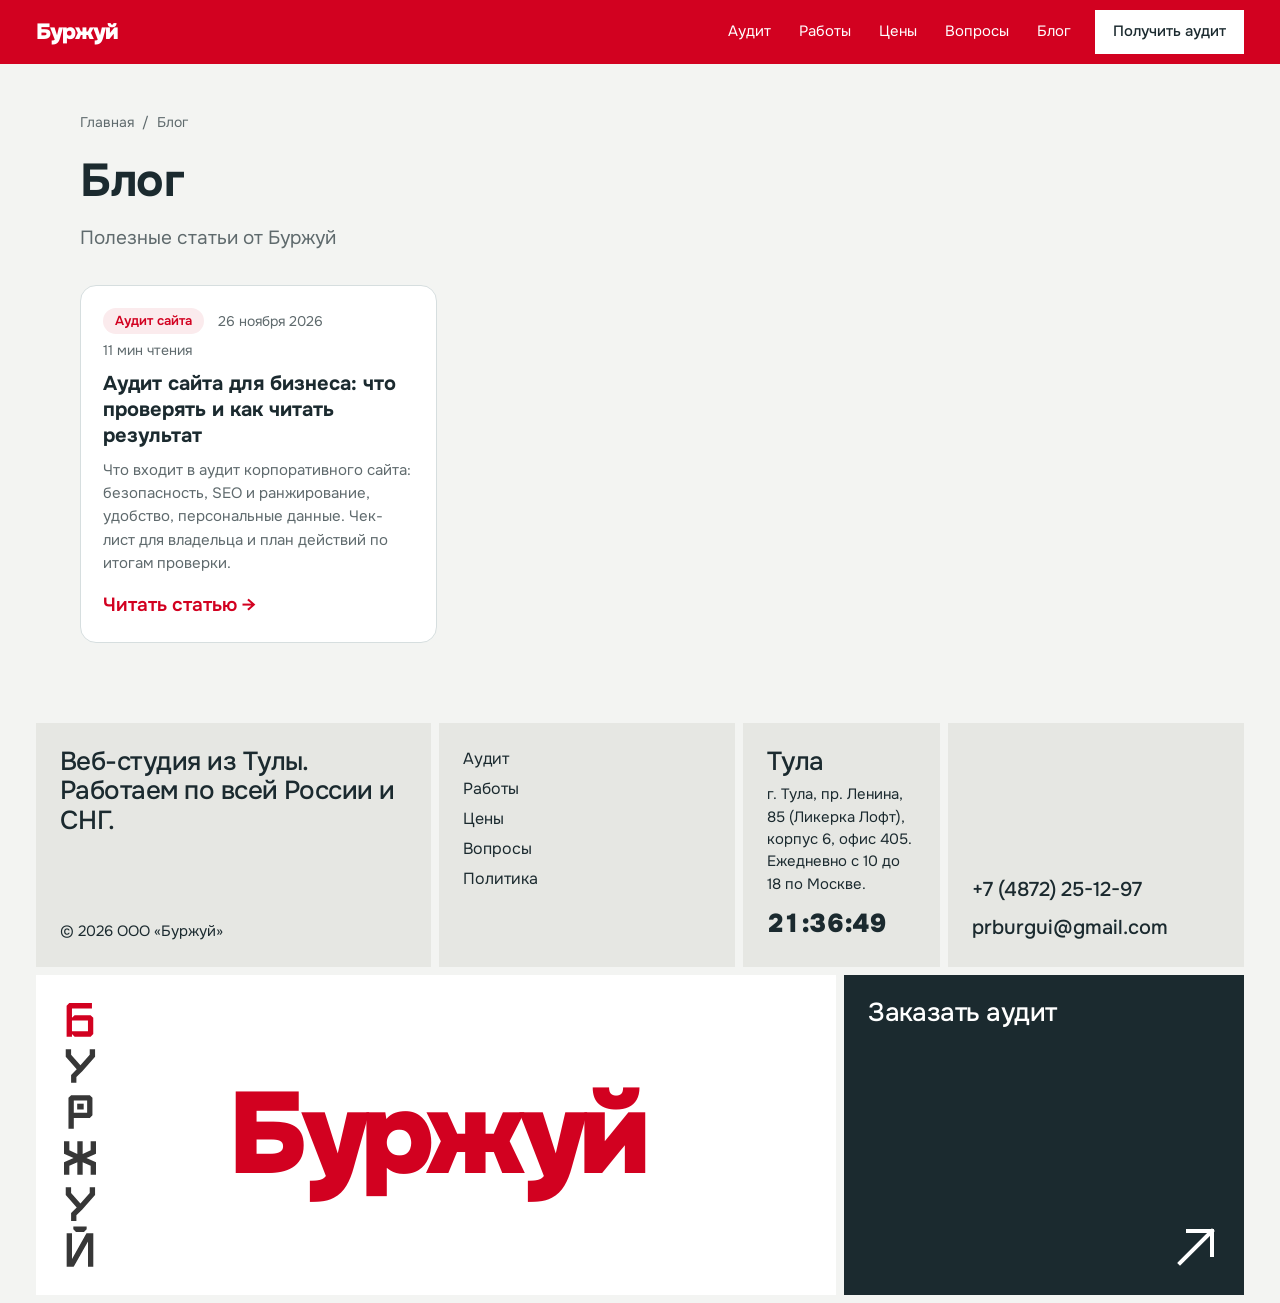
<file: blog/index.html>
<!DOCTYPE html>
<html lang="ru">
<head>
<meta charset="UTF-8">
<meta name="viewport" content="width=device-width, initial-scale=1.0">
<title>Блог — Буржуй</title>
<meta name="description" content="Полезные статьи от Буржуй">
<link rel="canonical" href="https://promo.prburgui.ru/blog/">
<meta name="robots" content="index, follow, max-image-preview:large">
<meta property="og:type" content="website">
<meta property="og:title" content="Блог — Буржуй">
<meta property="og:description" content="Полезные статьи от Буржуй">
<meta property="og:url" content="https://promo.prburgui.ru/blog/">
<meta property="og:locale" content="ru_RU">

<link rel="alternate" type="application/rss+xml" title="Буржуй — блог" href="https://promo.prburgui.ru/feed.xml">
<meta name="theme-color" content="#D20120">
<link rel="icon" href="/img/favicon.ico">
<link rel="preconnect" href="https://fonts.googleapis.com">
<link rel="preconnect" href="https://fonts.gstatic.com" crossorigin>
<link href="https://fonts.googleapis.com/css2?family=Onest:wght@400;500;900&display=swap" rel="stylesheet">
<link rel="stylesheet" href="/styles.css">
<link rel="stylesheet" href="/blog/blog.css">
<link rel="stylesheet" href="/blog/blog.css">
<script type="application/ld+json">{"@context":"https://schema.org","@type":"Blog","name":"Блог — Буржуй","url":"https://promo.prburgui.ru/blog/","blogPost":[{"@type":"BlogPosting","headline":"Аудит сайта для бизнеса: что проверять и как читать результат","url":"https://promo.prburgui.ru/blog/audit-sajta-dlya-biznesa/","datePublished":"2026-11-26"}]}</script>
</head>
<body class="b-page">
<header class="header" id="header" data-tone="red">
  <div class="header__inner">
    <a class="brand" href="/#top" aria-label="Буржуй — на главную">Буржуй</a>
    <nav class="nav" id="nav" aria-label="Основное меню">
      <a href="/#audit">Аудит</a>
      <a href="/#works">Работы</a>
      <a href="/#prices">Цены</a>
      <a href="/#faq">Вопросы</a>
    <!-- BLOGNAV:START --><a href="/blog/">Блог</a><!-- BLOGNAV:END --></nav>
    <a class="btn btn--head magnet" href="/#contact"><span>Получить аудит</span></a>
  </div>
</header>
<main class="blog">

<section class="b-list">
  <nav class="b-crumbs" aria-label="Хлебные крошки"><a href="/">Главная</a><span>/</span><span>Блог</span></nav>
  <header class="b-head"><h1>Блог</h1><p class="b-lead">Полезные статьи от Буржуй</p></header>
  <div class="b-grid"><article class="b-card">
  
  <div class="b-card__body">
    <div class="b-meta"><span class="b-chip">Аудит сайта</span><time datetime="2026-11-26">26 ноября 2026</time><span>11 мин чтения</span></div>
    <h3><a href="/blog/audit-sajta-dlya-biznesa/">Аудит сайта для бизнеса: что проверять и как читать результат</a></h3>
    <p>Что входит в аудит корпоративного сайта: безопасность, SEO и ранжирование, удобство, персональные данные. Чек-лист для владельца и план действий по итогам проверки.</p>
    <a class="b-more" href="/blog/audit-sajta-dlya-biznesa/">Читать статью</a>
  </div>
</article></div>
</section>
</main>
<footer class="foot" data-tone="paper">
  <div class="foot__row foot__row--top">
    <div class="ft ft--state"><p class="ft__say">Веб-студия из Тулы. Работаем по всей России и СНГ.</p><p class="ft__small">© <span id="year">2026</span> ООО «Буржуй»</p></div>
    <nav class="ft ft--nav" aria-label="Разделы"><a href="/#audit">Аудит</a><a href="/#works">Работы</a><a href="/#prices">Цены</a><a href="/#faq">Вопросы</a><a href="/privacy.html">Политика</a></nav>
    <div class="ft ft--city"><p class="ft__say">Тула</p><p class="ft__small">г. Тула, пр. Ленина, 85 (Ликерка Лофт), корпус 6, офис 405. Ежедневно с 10 до 18 по Москве.</p><p class="ft__time" id="tulaTime">—</p></div>
    <div class="ft ft--mail"><a class="ft__link" href="tel:+74872251297">+7 (4872) 25-12-97</a><a class="ft__link" href="mailto:prburgui@gmail.com">prburgui@gmail.com</a></div>
  </div>
  <div class="foot__row foot__row--bottom">
    <div class="ft ft--mark"><img class="ft__logo" src="/img/logo-stack.svg" width="34" height="280" alt=""><p class="ft__word" aria-hidden="true">Буржуй</p></div>
    <a class="ft ft--go" href="/#contact"><span>Заказать аудит</span><svg viewBox="0 0 48 48" width="48" height="48" aria-hidden="true"><path d="M8 40 40 8M16 8h24v24" fill="none" stroke="currentColor" stroke-width="4" stroke-linecap="square"/></svg></a>
  </div>
</footer>
<script src="/script.js" defer></script>
<!-- Yandex.Metrika counter -->
<script type="text/javascript">
    (function(m,e,t,r,i,k,a){
        m[i]=m[i]||function(){(m[i].a=m[i].a||[]).push(arguments)};
        m[i].l=1*new Date();
        for (var j = 0; j < document.scripts.length; j++) {if (document.scripts[j].src === r) { return; }}
        k=e.createElement(t),a=e.getElementsByTagName(t)[0],k.async=1,k.src=r,a.parentNode.insertBefore(k,a)
    })(window, document,'script','https://mc.yandex.ru/metrika/tag.js', 'ym');
    ym(214763, 'init', {referrer: document.referrer, url: location.href, accurateTrackBounce:true, trackLinks:true});
</script>
<noscript><div><img src="https://mc.yandex.ru/watch/214763" style="position:absolute; left:-9999px;" alt="" /></div></noscript>
<!-- /Yandex.Metrika counter -->
</body>
</html>
</file>
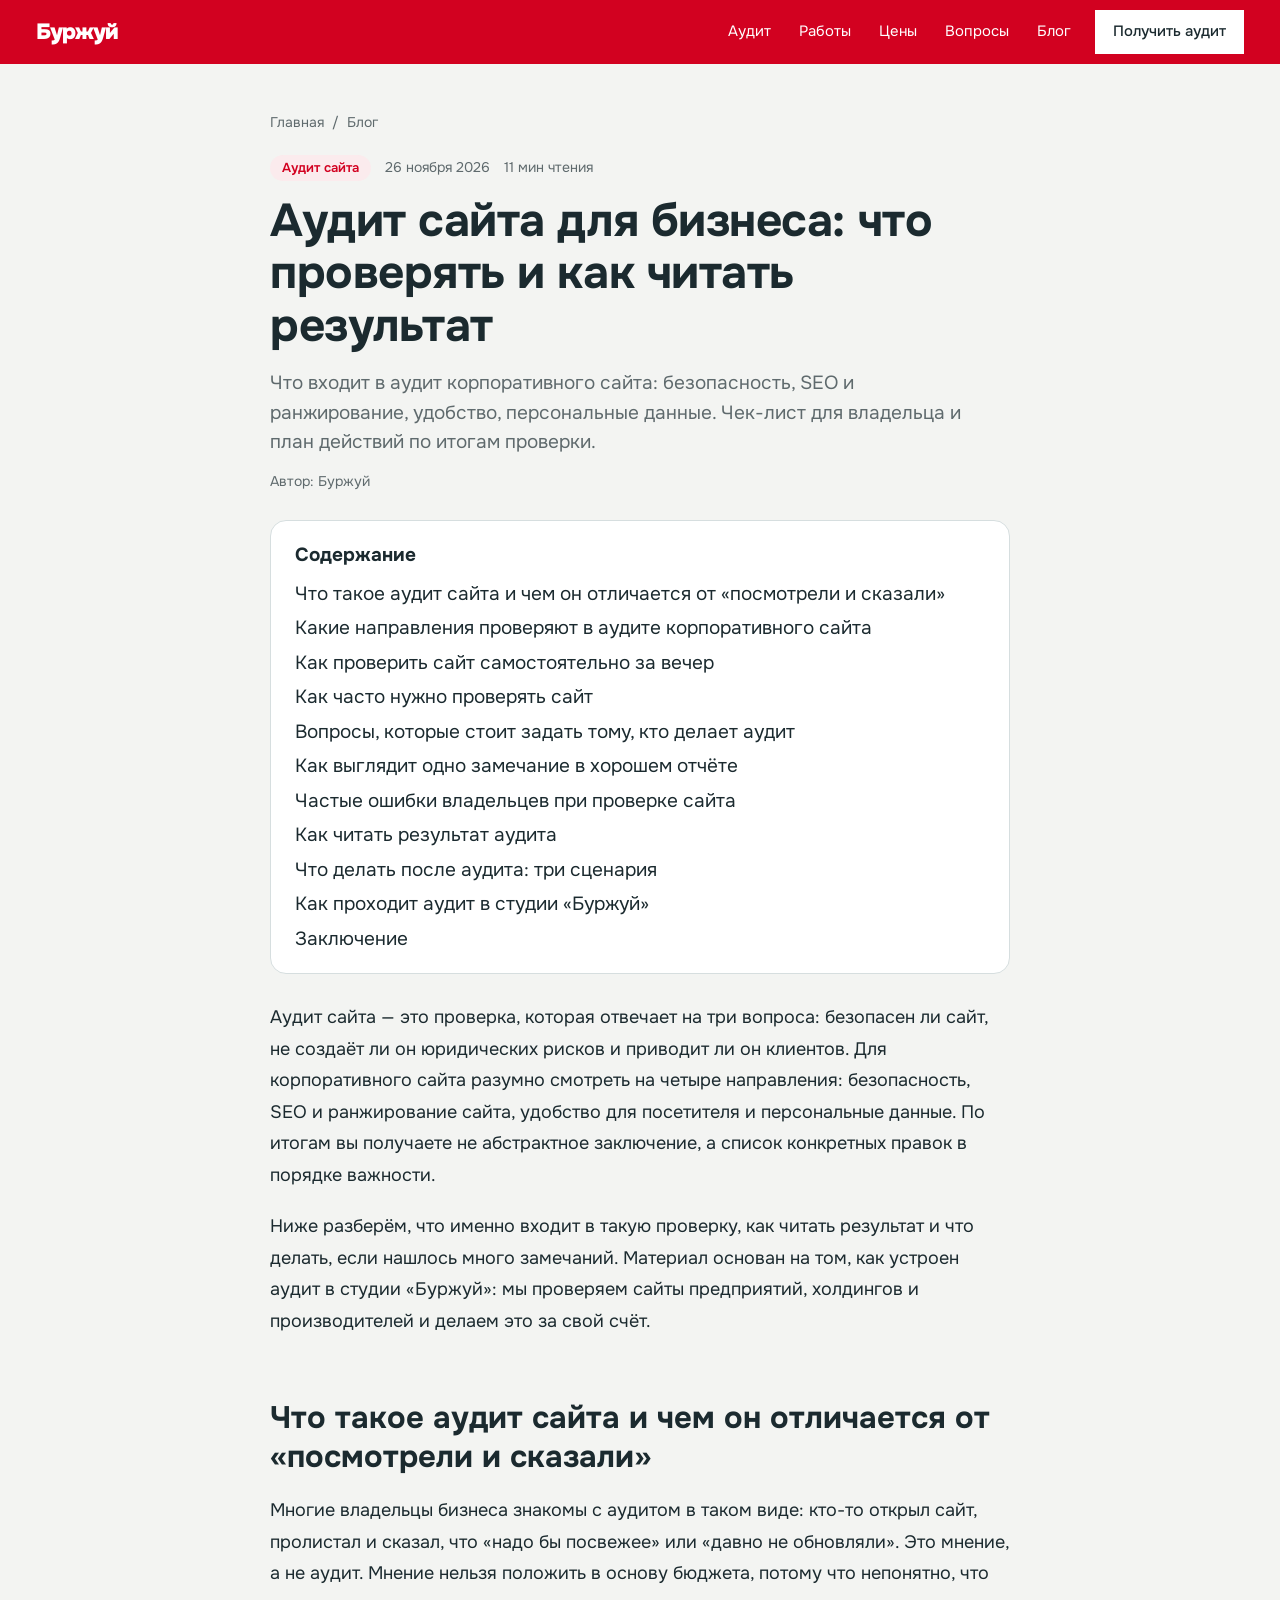
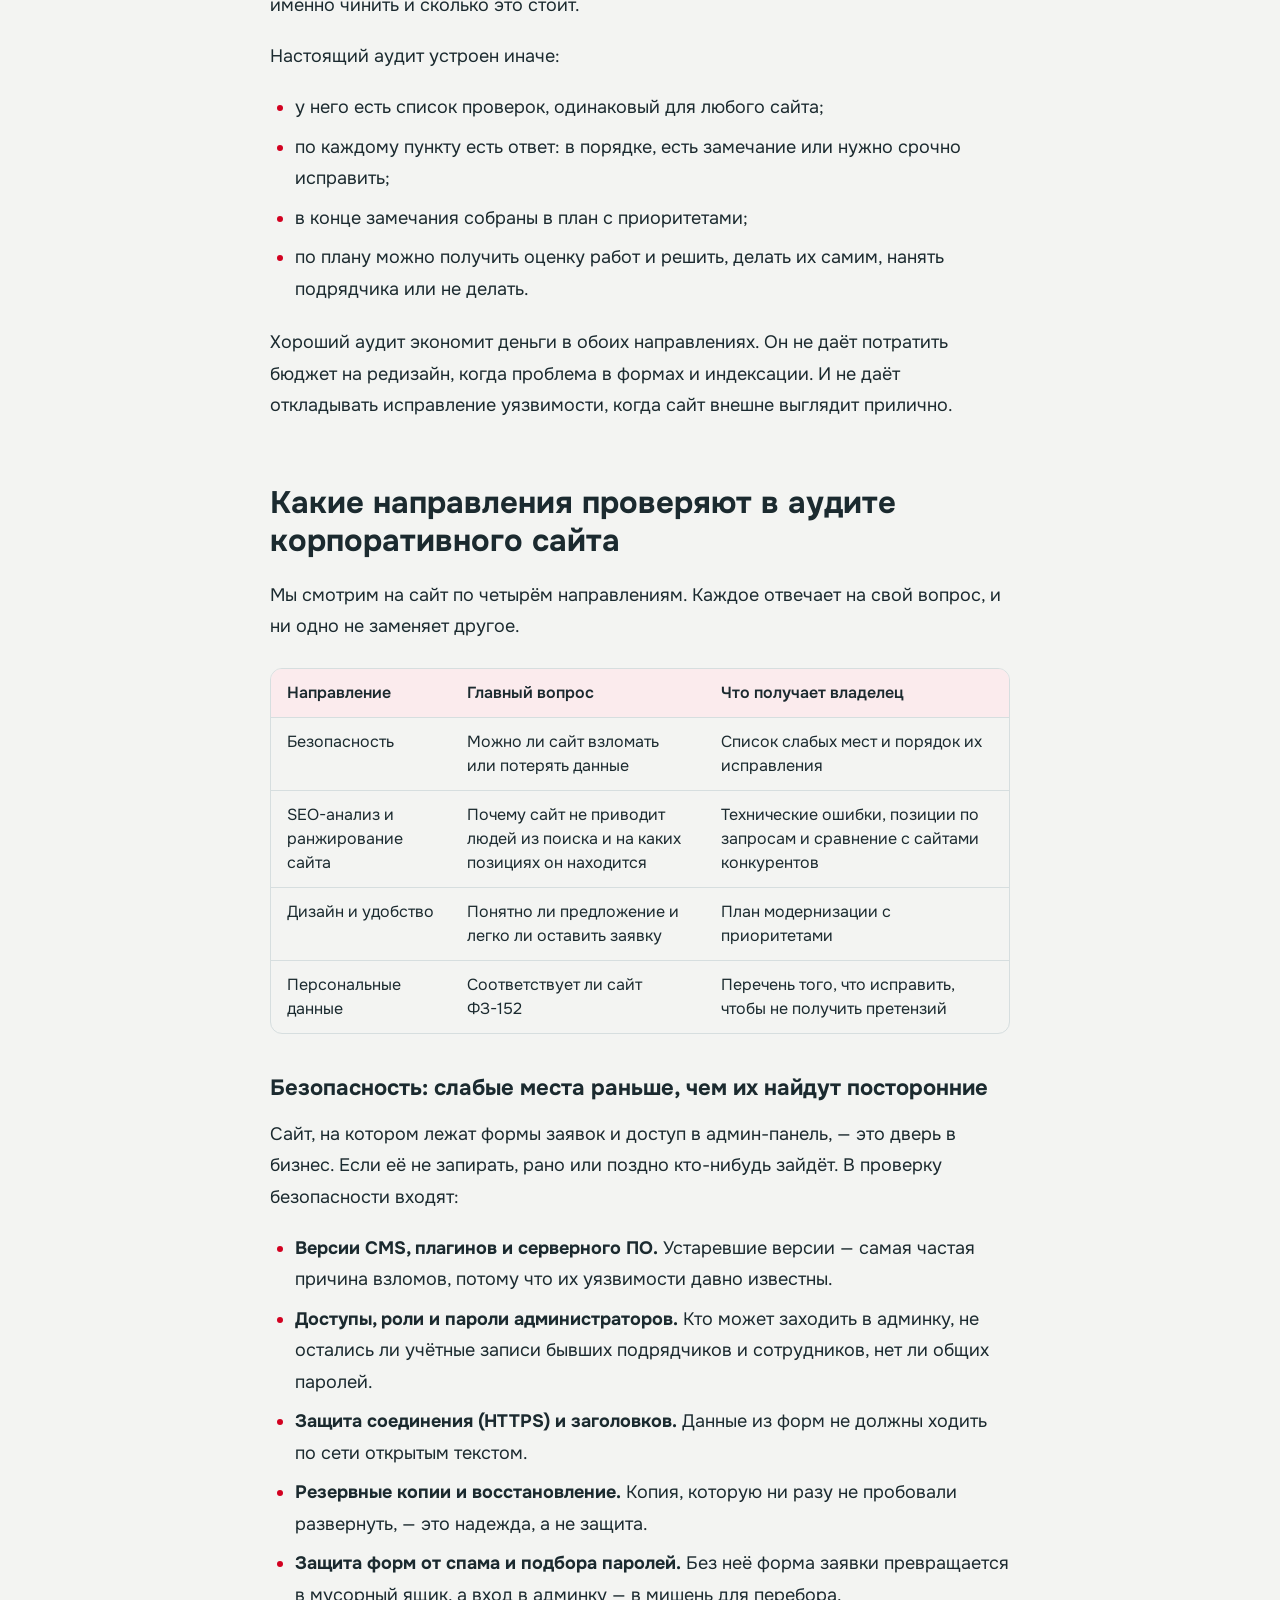
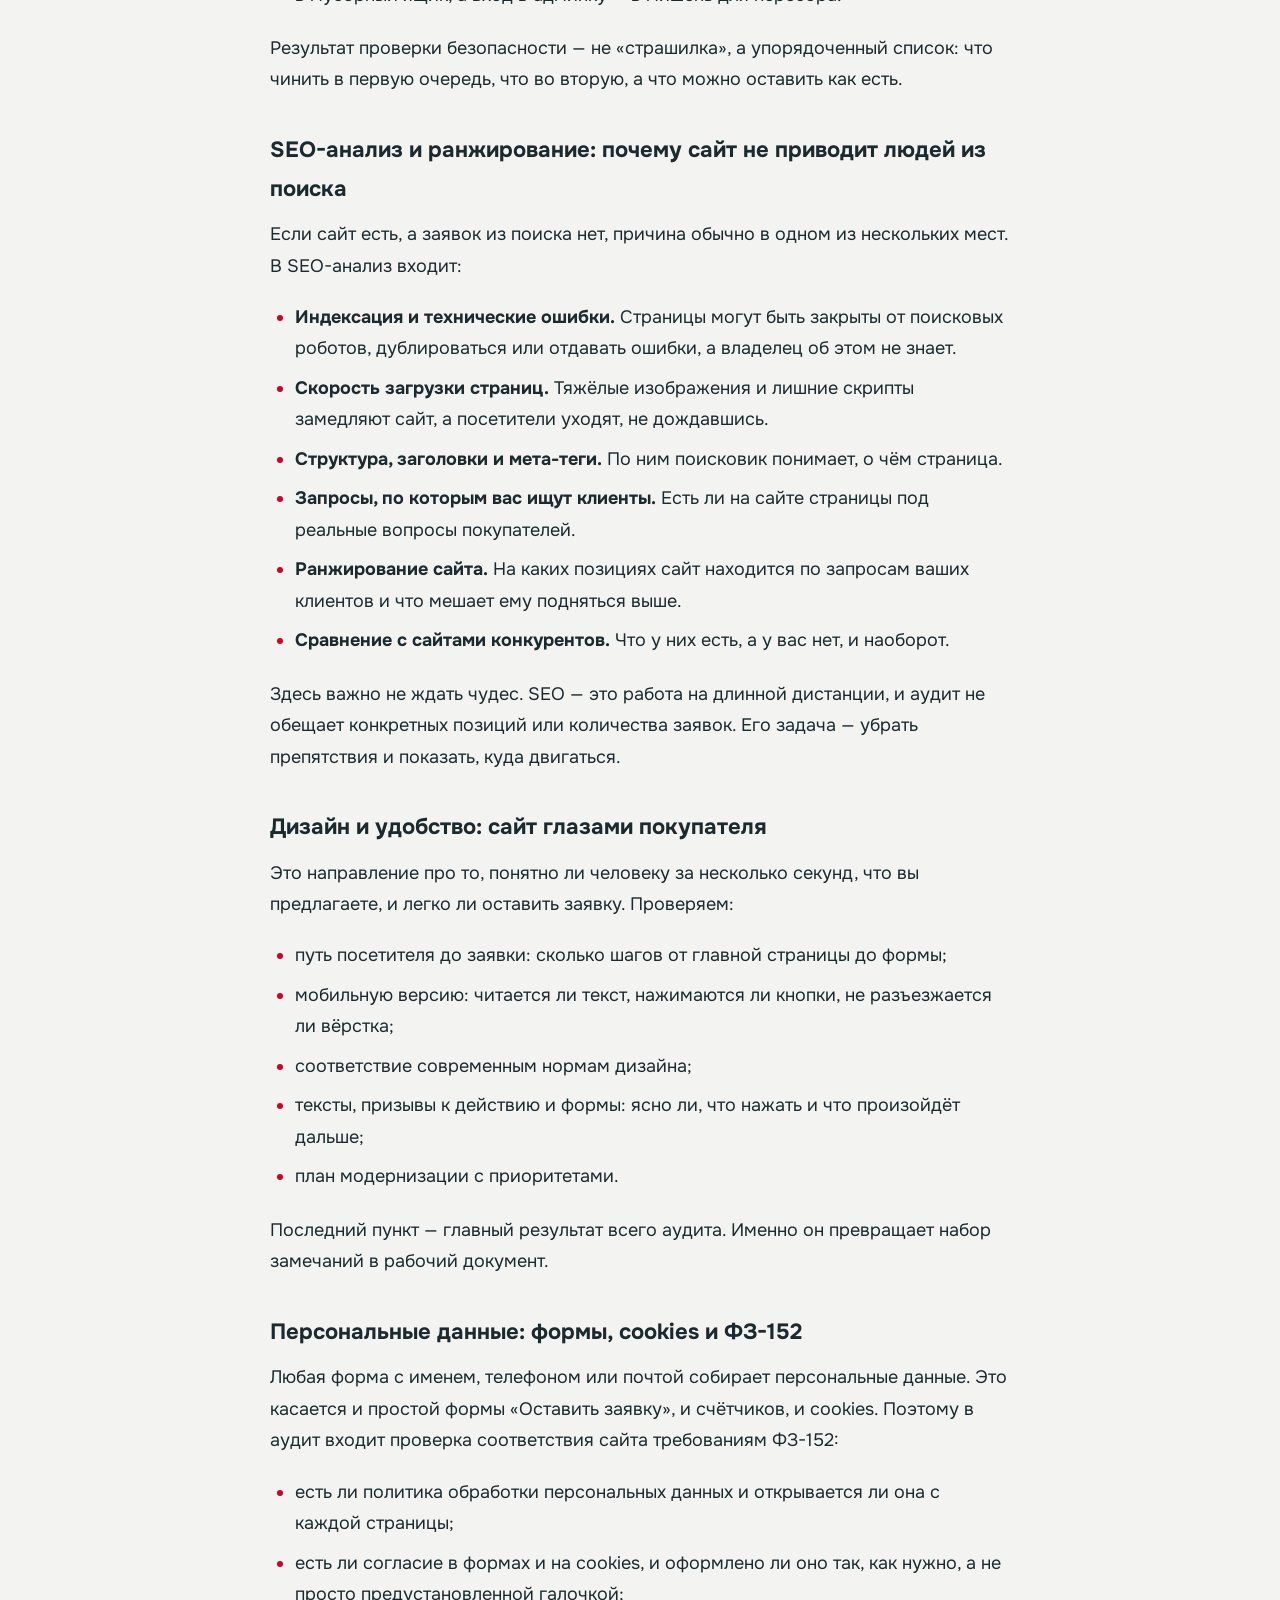
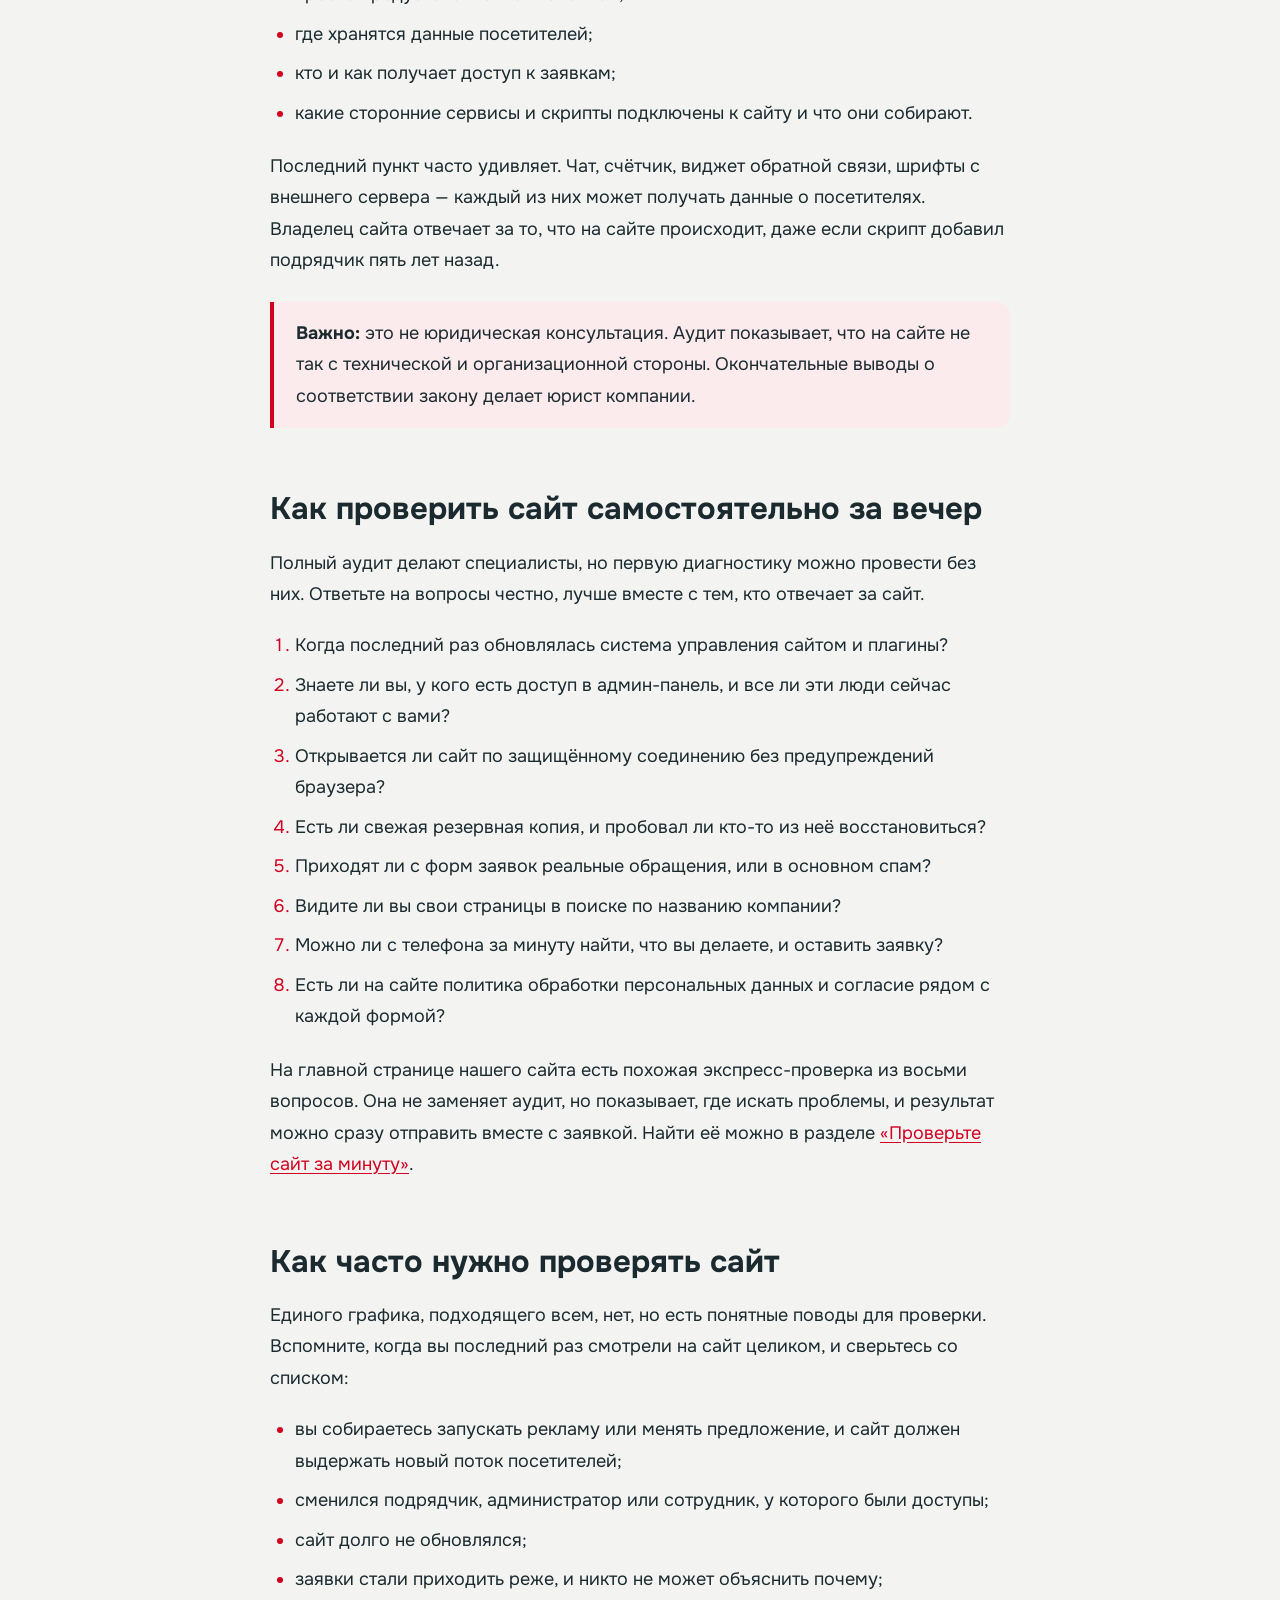
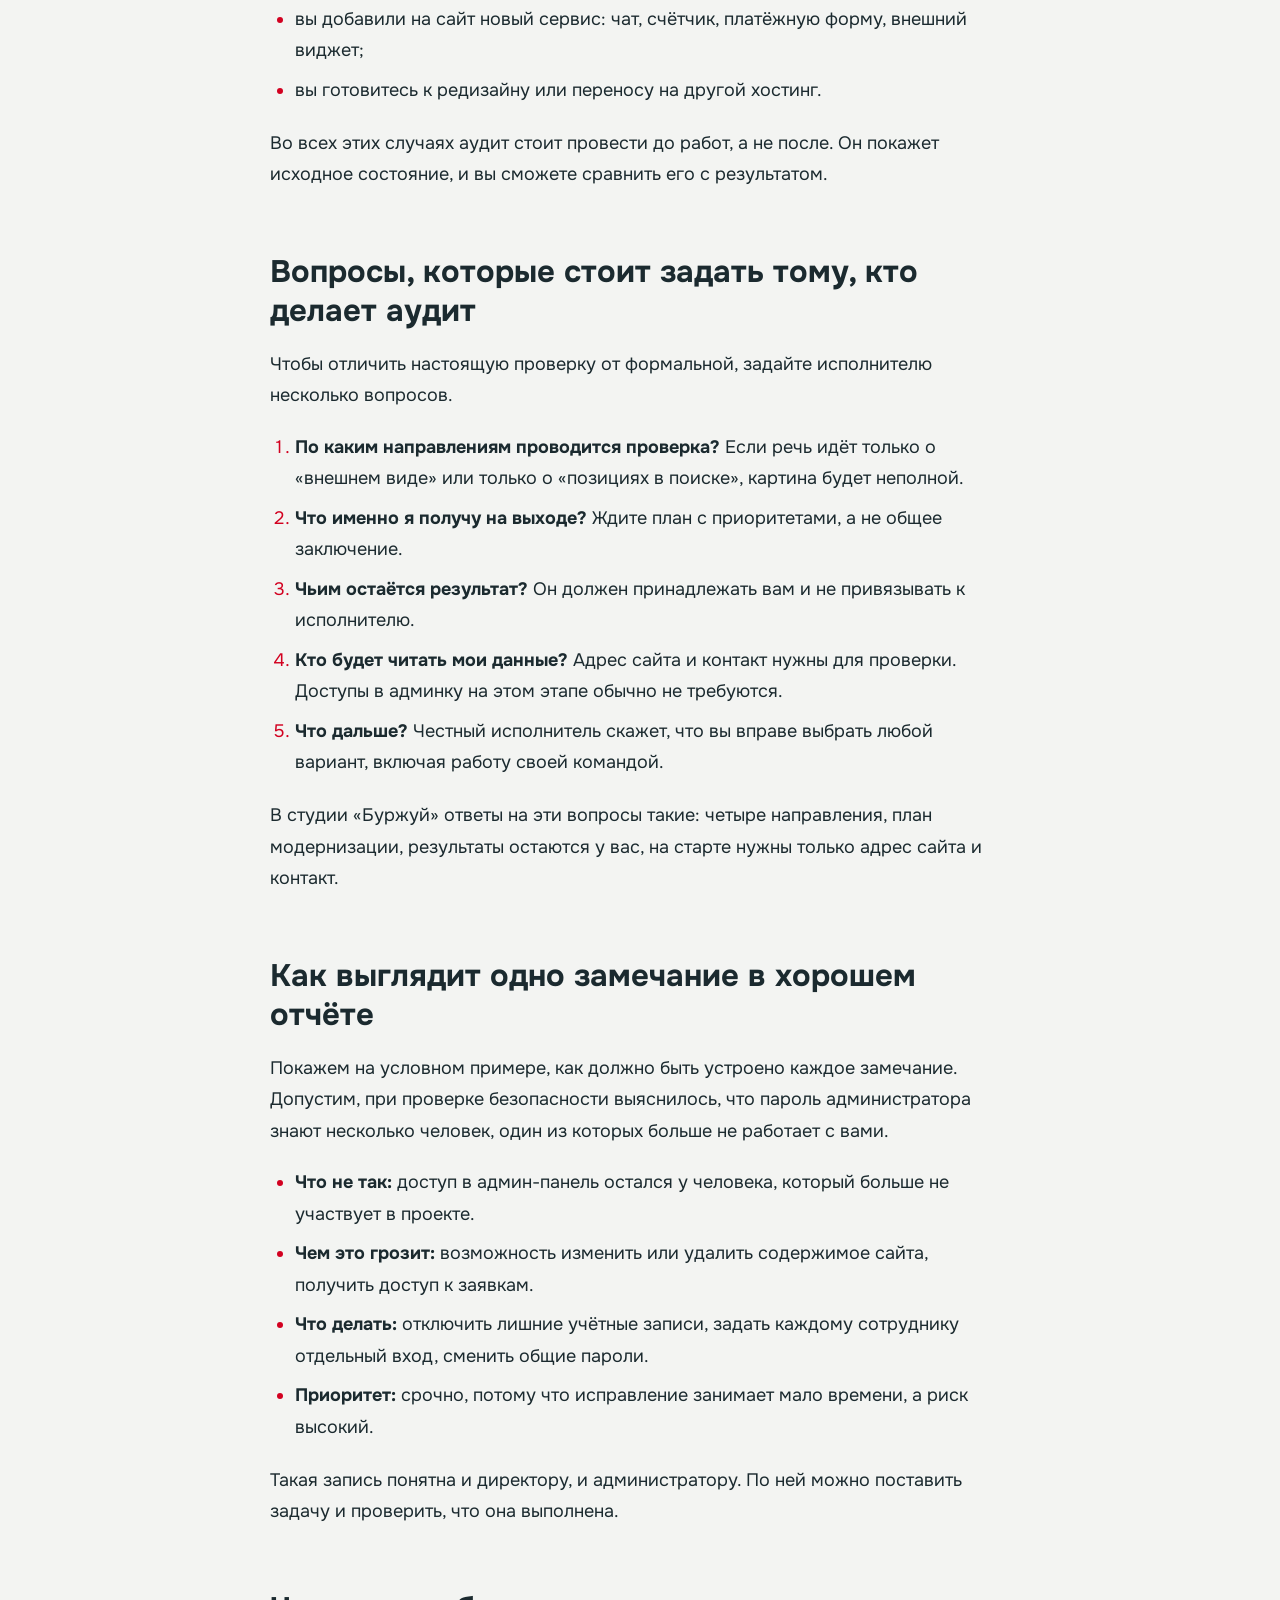
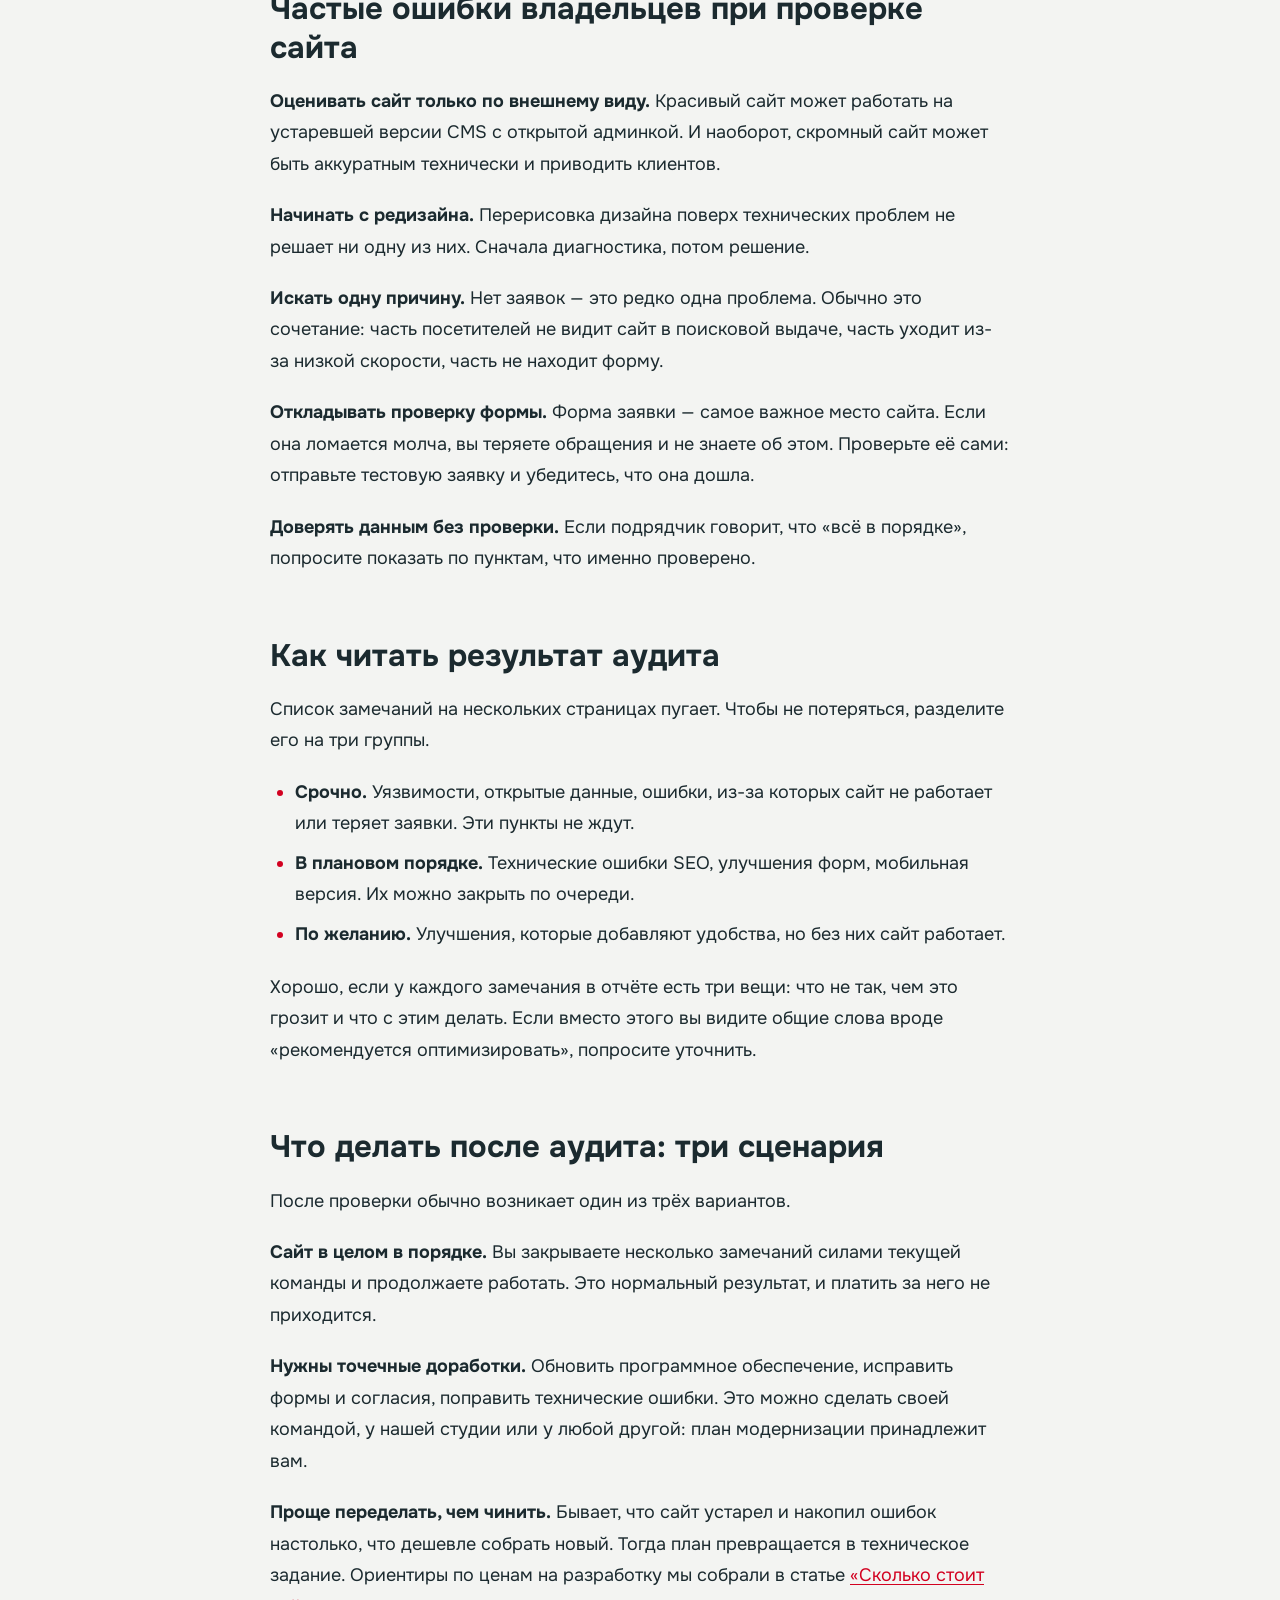
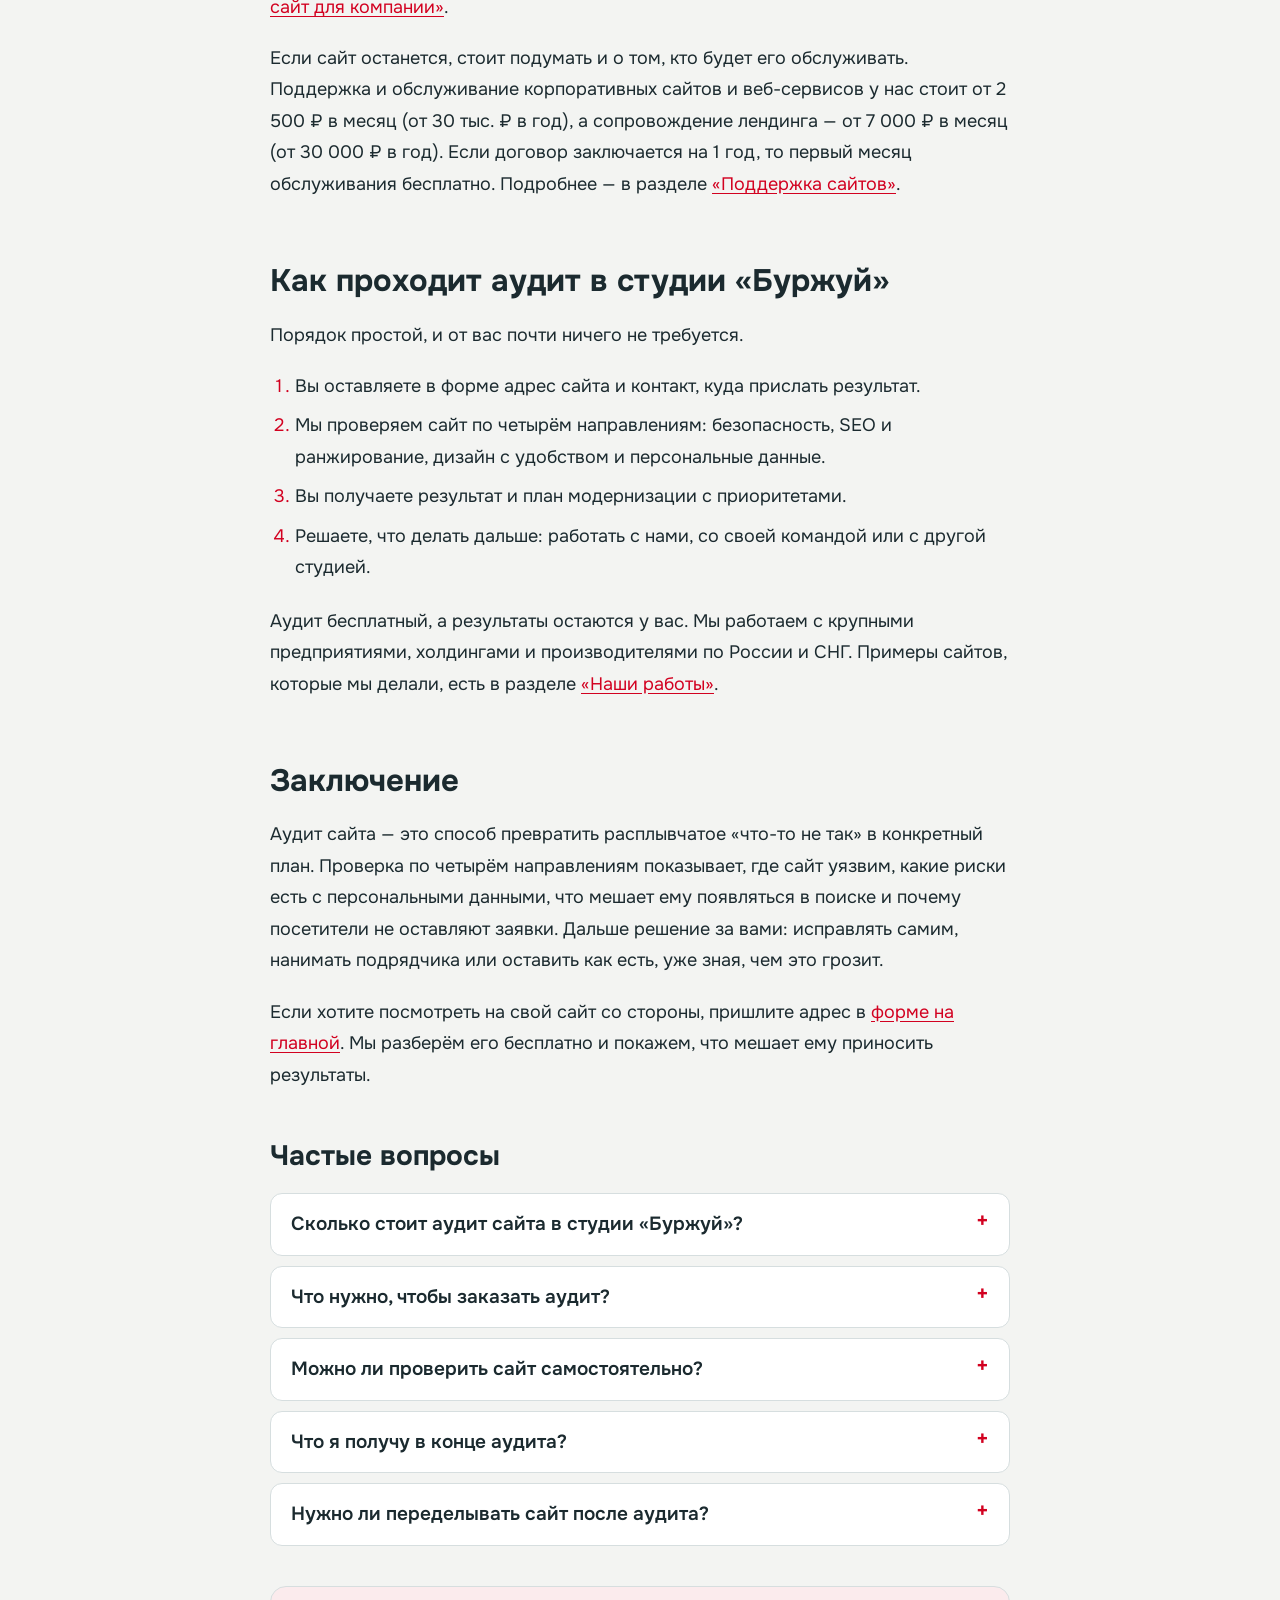
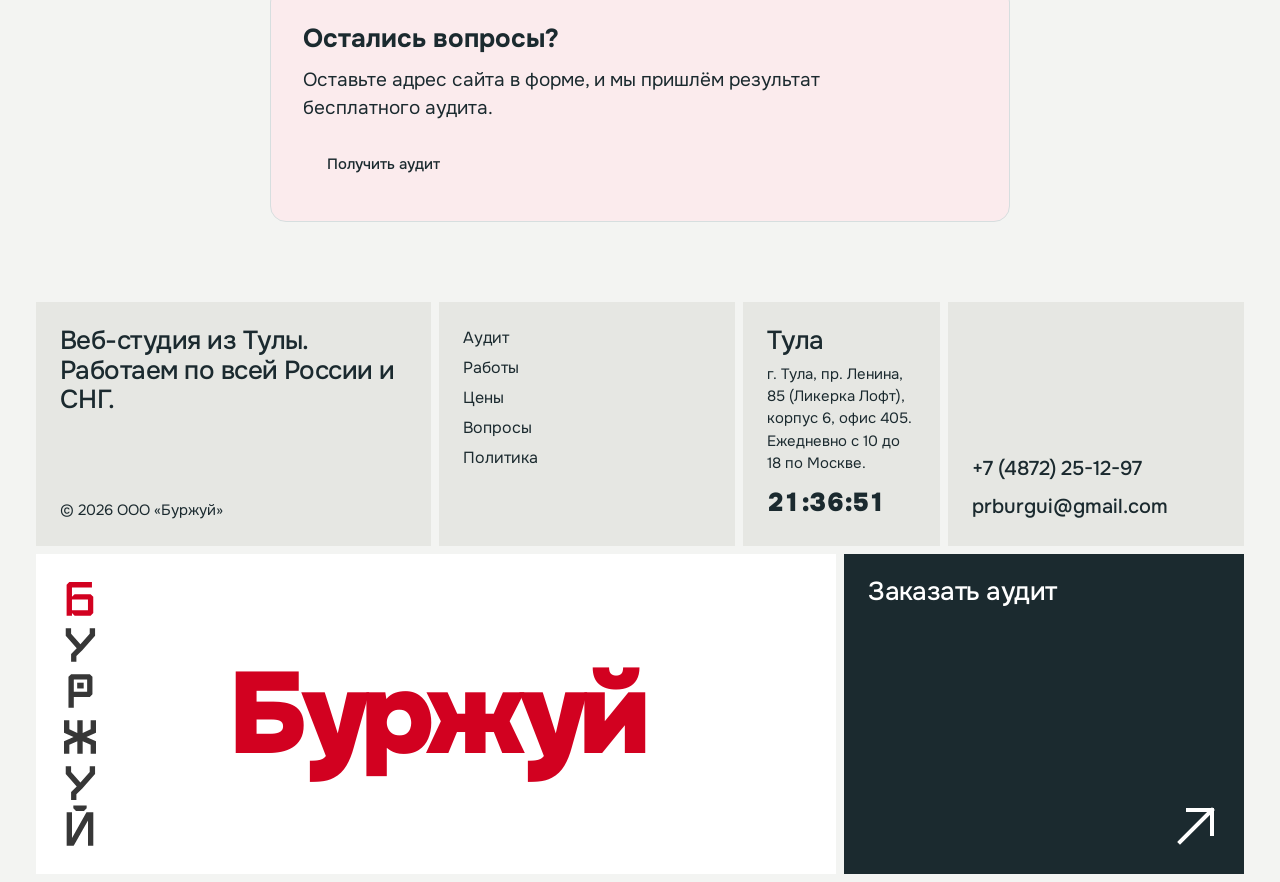
<file: blog/audit-sajta-dlya-biznesa/index.html>
<!DOCTYPE html>
<html lang="ru">
<head>
<meta charset="UTF-8">
<meta name="viewport" content="width=device-width, initial-scale=1.0">
<title>Аудит сайта для бизнеса: что проверять и зачем</title>
<meta name="description" content="Что входит в аудит корпоративного сайта: безопасность, SEO и ранжирование, удобство, персональные данные. Чек-лист для владельца и план действий по итогам проверки.">
<link rel="canonical" href="https://promo.prburgui.ru/blog/audit-sajta-dlya-biznesa/">
<meta name="robots" content="index, follow, max-image-preview:large">
<meta property="og:type" content="article">
<meta property="og:title" content="Аудит сайта для бизнеса: что проверять и зачем">
<meta property="og:description" content="Что входит в аудит корпоративного сайта: безопасность, SEO и ранжирование, удобство, персональные данные. Чек-лист для владельца и план действий по итогам проверки.">
<meta property="og:url" content="https://promo.prburgui.ru/blog/audit-sajta-dlya-biznesa/">
<meta property="og:locale" content="ru_RU">

<link rel="alternate" type="application/rss+xml" title="Буржуй — блог" href="https://promo.prburgui.ru/feed.xml">
<meta name="theme-color" content="#D20120">
<link rel="icon" href="/img/favicon.ico">
<link rel="preconnect" href="https://fonts.googleapis.com">
<link rel="preconnect" href="https://fonts.gstatic.com" crossorigin>
<link href="https://fonts.googleapis.com/css2?family=Onest:wght@400;500;900&display=swap" rel="stylesheet">
<link rel="stylesheet" href="/styles.css">
<link rel="stylesheet" href="/blog/blog.css">
<link rel="stylesheet" href="/blog/blog.css">
<script type="application/ld+json">{"@context":"https://schema.org","@type":"Article","headline":"Аудит сайта для бизнеса: что проверять и как читать результат","description":"Что входит в аудит корпоративного сайта: безопасность, SEO и ранжирование, удобство, персональные данные. Чек-лист для владельца и план действий по итогам проверки.","inLanguage":"ru","datePublished":"2026-11-26","dateModified":"2026-11-26","mainEntityOfPage":"https://promo.prburgui.ru/blog/audit-sajta-dlya-biznesa/","author":{"@type":"Organization","name":"Буржуй"},"publisher":{"@type":"Organization","name":"Буржуй","url":"https://promo.prburgui.ru/"}}</script>
<script type="application/ld+json">{"@context":"https://schema.org","@type":"BreadcrumbList","itemListElement":[{"@type":"ListItem","position":1,"name":"Главная","item":"https://promo.prburgui.ru/"},{"@type":"ListItem","position":2,"name":"Блог","item":"https://promo.prburgui.ru/blog/"},{"@type":"ListItem","position":3,"name":"Аудит сайта для бизнеса: что проверять и как читать результат","item":"https://promo.prburgui.ru/blog/audit-sajta-dlya-biznesa/"}]}</script>
<script type="application/ld+json">{"@context":"https://schema.org","@type":"FAQPage","mainEntity":[{"@type":"Question","name":"Сколько стоит аудит сайта в студии «Буржуй»?","acceptedAnswer":{"@type":"Answer","text":"Аудит бесплатный. Результаты и план модернизации остаются у вас: вы сами решаете, делать доработки с нами, своей командой или в другой студии."}},{"@type":"Question","name":"Что нужно, чтобы заказать аудит?","acceptedAnswer":{"@type":"Answer","text":"Адрес сайта и контакт, куда прислать результат. Оба поля есть в форме внизу главной страницы."}},{"@type":"Question","name":"Можно ли проверить сайт самостоятельно?","acceptedAnswer":{"@type":"Answer","text":"Часть пунктов можно. На главной странице есть экспресс-проверка из восьми вопросов: она показывает, где искать проблемы, но полный аудит не заменяет."}},{"@type":"Question","name":"Что я получу в конце аудита?","acceptedAnswer":{"@type":"Answer","text":"План модернизации с приоритетами: что исправить в первую очередь, что можно отложить и какие работы дадут больше всего пользы для заявок."}},{"@type":"Question","name":"Нужно ли переделывать сайт после аудита?","acceptedAnswer":{"@type":"Answer","text":"Не обязательно. Часто достаточно закрыть несколько пунктов: обновить программное обеспечение, поправить формы и согласия, исправить технические ошибки, провести полноценное SEO. Полная переработка нужна, когда исправлять дороже, чем сделать заново."}}]}</script>
</head>
<body class="b-page">
<header class="header" id="header" data-tone="red">
  <div class="header__inner">
    <a class="brand" href="/#top" aria-label="Буржуй — на главную">Буржуй</a>
    <nav class="nav" id="nav" aria-label="Основное меню">
      <a href="/#audit">Аудит</a>
      <a href="/#works">Работы</a>
      <a href="/#prices">Цены</a>
      <a href="/#faq">Вопросы</a>
    <!-- BLOGNAV:START --><a href="/blog/">Блог</a><!-- BLOGNAV:END --></nav>
    <a class="btn btn--head magnet" href="/#contact"><span>Получить аудит</span></a>
  </div>
</header>
<main class="blog">

<article class="b-article">
  <nav class="b-crumbs" aria-label="Хлебные крошки"><a href="/">Главная</a><span>/</span><a href="/blog/">Блог</a></nav>
  
  <header class="b-head">
    <div class="b-meta"><span class="b-chip">Аудит сайта</span><time datetime="2026-11-26">26 ноября 2026</time><span>11 мин чтения</span></div>
    <h1>Аудит сайта для бизнеса: что проверять и как читать результат</h1>
    <p class="b-lead">Что входит в аудит корпоративного сайта: безопасность, SEO и ранжирование, удобство, персональные данные. Чек-лист для владельца и план действий по итогам проверки.</p>
    <p class="b-author">Автор: Буржуй</p>
  </header>
  
  <nav class="b-toc" aria-label="Содержание"><strong>Содержание</strong><ol><li><a href="#chto-takoe-audit-sayta-i-chem-on-otlichaetsya-ot-posmotreli-">Что такое аудит сайта и чем он отличается от «посмотрели и сказали»</a></li><li><a href="#kakie-napravleniya-proveryayut-v-audite-korporativnogo-sayta">Какие направления проверяют в аудите корпоративного сайта</a></li><li><a href="#kak-proverit-sayt-samostoyatelno-za-vecher">Как проверить сайт самостоятельно за вечер</a></li><li><a href="#kak-chasto-nuzhno-proveryat-sayt">Как часто нужно проверять сайт</a></li><li><a href="#voprosy-kotorye-stoit-zadat-tomu-kto-delaet-audit">Вопросы, которые стоит задать тому, кто делает аудит</a></li><li><a href="#kak-vyglyadit-odno-zamechanie-v-horoshem-otchete">Как выглядит одно замечание в хорошем отчёте</a></li><li><a href="#chastye-oshibki-vladelcev-pri-proverke-sayta">Частые ошибки владельцев при проверке сайта</a></li><li><a href="#kak-chitat-rezultat-audita">Как читать результат аудита</a></li><li><a href="#chto-delat-posle-audita-tri-scenariya">Что делать после аудита: три сценария</a></li><li><a href="#kak-prohodit-audit-v-studii-burzhuy">Как проходит аудит в студии «Буржуй»</a></li><li><a href="#zaklyuchenie">Заключение</a></li></ol></nav>
  <div class="b-content"><p>Аудит сайта — это проверка, которая отвечает на три вопроса: безопасен ли сайт, не создаёт ли он юридических рисков и приводит ли он клиентов. Для корпоративного сайта разумно смотреть на четыре направления: безопасность, SEO и ранжирование сайта, удобство для посетителя и персональные данные. По итогам вы получаете не абстрактное заключение, а список конкретных правок в порядке важности.</p>
<p>Ниже разберём, что именно входит в такую проверку, как читать результат и что делать, если нашлось много замечаний. Материал основан на том, как устроен аудит в студии «Буржуй»: мы проверяем сайты предприятий, холдингов и производителей и делаем это за свой счёт.</p>
<h2 id="chto-takoe-audit-sayta-i-chem-on-otlichaetsya-ot-posmotreli-">Что такое аудит сайта и чем он отличается от «посмотрели и сказали»</h2>
<p>Многие владельцы бизнеса знакомы с аудитом в таком виде: кто-то открыл сайт, пролистал и сказал, что «надо бы посвежее» или «давно не обновляли». Это мнение, а не аудит. Мнение нельзя положить в основу бюджета, потому что непонятно, что именно чинить и сколько это стоит.</p>
<p>Настоящий аудит устроен иначе:</p>
<ul><li>у него есть список проверок, одинаковый для любого сайта;</li><li>по каждому пункту есть ответ: в порядке, есть замечание или нужно срочно исправить;</li><li>в конце замечания собраны в план с приоритетами;</li><li>по плану можно получить оценку работ и решить, делать их самим, нанять подрядчика или не делать.</li></ul>
<p>Хороший аудит экономит деньги в обоих направлениях. Он не даёт потратить бюджет на редизайн, когда проблема в формах и индексации. И не даёт откладывать исправление уязвимости, когда сайт внешне выглядит прилично.</p>
<h2 id="kakie-napravleniya-proveryayut-v-audite-korporativnogo-sayta">Какие направления проверяют в аудите корпоративного сайта</h2>
<p>Мы смотрим на сайт по четырём направлениям. Каждое отвечает на свой вопрос, и ни одно не заменяет другое.</p>
<div class="b-table"><table><thead><tr><th>Направление</th><th>Главный вопрос</th><th>Что получает владелец</th></tr></thead><tbody><tr><td>Безопасность</td><td>Можно ли сайт взломать или потерять данные</td><td>Список слабых мест и порядок их исправления</td></tr><tr><td>SEO-анализ и ранжирование сайта</td><td>Почему сайт не приводит людей из поиска и на каких позициях он находится</td><td>Технические ошибки, позиции по запросам и сравнение с сайтами конкурентов</td></tr><tr><td>Дизайн и удобство</td><td>Понятно ли предложение и легко ли оставить заявку</td><td>План модернизации с приоритетами</td></tr><tr><td>Персональные данные</td><td>Соответствует ли сайт ФЗ-152</td><td>Перечень того, что исправить, чтобы не получить претензий</td></tr></tbody></table></div>
<h3 id="bezopasnost-slabye-mesta-ranshe-chem-ih-naydut-postoronnie">Безопасность: слабые места раньше, чем их найдут посторонние</h3>
<p>Сайт, на котором лежат формы заявок и доступ в админ-панель, — это дверь в бизнес. Если её не запирать, рано или поздно кто-нибудь зайдёт. В проверку безопасности входят:</p>
<ul><li><strong>Версии CMS, плагинов и серверного ПО.</strong> Устаревшие версии — самая частая причина взломов, потому что их уязвимости давно известны.</li><li><strong>Доступы, роли и пароли администраторов.</strong> Кто может заходить в админку, не остались ли учётные записи бывших подрядчиков и сотрудников, нет ли общих паролей.</li><li><strong>Защита соединения (HTTPS) и заголовков.</strong> Данные из форм не должны ходить по сети открытым текстом.</li><li><strong>Резервные копии и восстановление.</strong> Копия, которую ни разу не пробовали развернуть, — это надежда, а не защита.</li><li><strong>Защита форм от спама и подбора паролей.</strong> Без неё форма заявки превращается в мусорный ящик, а вход в админку — в мишень для перебора.</li></ul>
<p>Результат проверки безопасности — не «страшилка», а упорядоченный список: что чинить в первую очередь, что во вторую, а что можно оставить как есть.</p>
<h3 id="seo-analiz-i-ranzhirovanie-pochemu-sayt-ne-privodit-lyudey-i">SEO-анализ и ранжирование: почему сайт не приводит людей из поиска</h3>
<p>Если сайт есть, а заявок из поиска нет, причина обычно в одном из нескольких мест. В SEO-анализ входит:</p>
<ul><li><strong>Индексация и технические ошибки.</strong> Страницы могут быть закрыты от поисковых роботов, дублироваться или отдавать ошибки, а владелец об этом не знает.</li><li><strong>Скорость загрузки страниц.</strong> Тяжёлые изображения и лишние скрипты замедляют сайт, а посетители уходят, не дождавшись.</li><li><strong>Структура, заголовки и мета-теги.</strong> По ним поисковик понимает, о чём страница.</li><li><strong>Запросы, по которым вас ищут клиенты.</strong> Есть ли на сайте страницы под реальные вопросы покупателей.</li><li><strong>Ранжирование сайта.</strong> На каких позициях сайт находится по запросам ваших клиентов и что мешает ему подняться выше.</li><li><strong>Сравнение с сайтами конкурентов.</strong> Что у них есть, а у вас нет, и наоборот.</li></ul>
<p>Здесь важно не ждать чудес. SEO — это работа на длинной дистанции, и аудит не обещает конкретных позиций или количества заявок. Его задача — убрать препятствия и показать, куда двигаться.</p>
<h3 id="dizayn-i-udobstvo-sayt-glazami-pokupatelya">Дизайн и удобство: сайт глазами покупателя</h3>
<p>Это направление про то, понятно ли человеку за несколько секунд, что вы предлагаете, и легко ли оставить заявку. Проверяем:</p>
<ul><li>путь посетителя до заявки: сколько шагов от главной страницы до формы;</li><li>мобильную версию: читается ли текст, нажимаются ли кнопки, не разъезжается ли вёрстка;</li><li>соответствие современным нормам дизайна;</li><li>тексты, призывы к действию и формы: ясно ли, что нажать и что произойдёт дальше;</li><li>план модернизации с приоритетами.</li></ul>
<p>Последний пункт — главный результат всего аудита. Именно он превращает набор замечаний в рабочий документ.</p>
<h3 id="personalnye-dannye-formy-cookies-i-fz-152">Персональные данные: формы, cookies и ФЗ-152</h3>
<p>Любая форма с именем, телефоном или почтой собирает персональные данные. Это касается и простой формы «Оставить заявку», и счётчиков, и cookies. Поэтому в аудит входит проверка соответствия сайта требованиям ФЗ-152:</p>
<ul><li>есть ли политика обработки персональных данных и открывается ли она с каждой страницы;</li><li>есть ли согласие в формах и на cookies, и оформлено ли оно так, как нужно, а не просто предустановленной галочкой;</li><li>где хранятся данные посетителей;</li><li>кто и как получает доступ к заявкам;</li><li>какие сторонние сервисы и скрипты подключены к сайту и что они собирают.</li></ul>
<p>Последний пункт часто удивляет. Чат, счётчик, виджет обратной связи, шрифты с внешнего сервера — каждый из них может получать данные о посетителях. Владелец сайта отвечает за то, что на сайте происходит, даже если скрипт добавил подрядчик пять лет назад.</p>
<blockquote><p><strong>Важно:</strong> это не юридическая консультация. Аудит показывает, что на сайте не так с технической и организационной стороны. Окончательные выводы о соответствии закону делает юрист компании.</p></blockquote>
<h2 id="kak-proverit-sayt-samostoyatelno-za-vecher">Как проверить сайт самостоятельно за вечер</h2>
<p>Полный аудит делают специалисты, но первую диагностику можно провести без них. Ответьте на вопросы честно, лучше вместе с тем, кто отвечает за сайт.</p>
<ol><li>Когда последний раз обновлялась система управления сайтом и плагины?</li><li>Знаете ли вы, у кого есть доступ в админ-панель, и все ли эти люди сейчас работают с вами?</li><li>Открывается ли сайт по защищённому соединению без предупреждений браузера?</li><li>Есть ли свежая резервная копия, и пробовал ли кто-то из неё восстановиться?</li><li>Приходят ли с форм заявок реальные обращения, или в основном спам?</li><li>Видите ли вы свои страницы в поиске по названию компании?</li><li>Можно ли с телефона за минуту найти, что вы делаете, и оставить заявку?</li><li>Есть ли на сайте политика обработки персональных данных и согласие рядом с каждой формой?</li></ol>
<p>На главной странице нашего сайта есть похожая экспресс-проверка из восьми вопросов. Она не заменяет аудит, но показывает, где искать проблемы, и результат можно сразу отправить вместе с заявкой. Найти её можно в разделе <a href="/#check">«Проверьте сайт за минуту»</a>.</p>
<h2 id="kak-chasto-nuzhno-proveryat-sayt">Как часто нужно проверять сайт</h2>
<p>Единого графика, подходящего всем, нет, но есть понятные поводы для проверки. Вспомните, когда вы последний раз смотрели на сайт целиком, и сверьтесь со списком:</p>
<ul><li>вы собираетесь запускать рекламу или менять предложение, и сайт должен выдержать новый поток посетителей;</li><li>сменился подрядчик, администратор или сотрудник, у которого были доступы;</li><li>сайт долго не обновлялся;</li><li>заявки стали приходить реже, и никто не может объяснить почему;</li><li>вы добавили на сайт новый сервис: чат, счётчик, платёжную форму, внешний виджет;</li><li>вы готовитесь к редизайну или переносу на другой хостинг.</li></ul>
<p>Во всех этих случаях аудит стоит провести до работ, а не после. Он покажет исходное состояние, и вы сможете сравнить его с результатом.</p>
<h2 id="voprosy-kotorye-stoit-zadat-tomu-kto-delaet-audit">Вопросы, которые стоит задать тому, кто делает аудит</h2>
<p>Чтобы отличить настоящую проверку от формальной, задайте исполнителю несколько вопросов.</p>
<ol><li><strong>По каким направлениям проводится проверка?</strong> Если речь идёт только о «внешнем виде» или только о «позициях в поиске», картина будет неполной.</li><li><strong>Что именно я получу на выходе?</strong> Ждите план с приоритетами, а не общее заключение.</li><li><strong>Чьим остаётся результат?</strong> Он должен принадлежать вам и не привязывать к исполнителю.</li><li><strong>Кто будет читать мои данные?</strong> Адрес сайта и контакт нужны для проверки. Доступы в админку на этом этапе обычно не требуются.</li><li><strong>Что дальше?</strong> Честный исполнитель скажет, что вы вправе выбрать любой вариант, включая работу своей командой.</li></ol>
<p>В студии «Буржуй» ответы на эти вопросы такие: четыре направления, план модернизации, результаты остаются у вас, на старте нужны только адрес сайта и контакт.</p>
<h2 id="kak-vyglyadit-odno-zamechanie-v-horoshem-otchete">Как выглядит одно замечание в хорошем отчёте</h2>
<p>Покажем на условном примере, как должно быть устроено каждое замечание. Допустим, при проверке безопасности выяснилось, что пароль администратора знают несколько человек, один из которых больше не работает с вами.</p>
<ul><li><strong>Что не так:</strong> доступ в админ-панель остался у человека, который больше не участвует в проекте.</li><li><strong>Чем это грозит:</strong> возможность изменить или удалить содержимое сайта, получить доступ к заявкам.</li><li><strong>Что делать:</strong> отключить лишние учётные записи, задать каждому сотруднику отдельный вход, сменить общие пароли.</li><li><strong>Приоритет:</strong> срочно, потому что исправление занимает мало времени, а риск высокий.</li></ul>
<p>Такая запись понятна и директору, и администратору. По ней можно поставить задачу и проверить, что она выполнена.</p>
<h2 id="chastye-oshibki-vladelcev-pri-proverke-sayta">Частые ошибки владельцев при проверке сайта</h2>
<p><strong>Оценивать сайт только по внешнему виду.</strong> Красивый сайт может работать на устаревшей версии CMS с открытой админкой. И наоборот, скромный сайт может быть аккуратным технически и приводить клиентов.</p>
<p><strong>Начинать с редизайна.</strong> Перерисовка дизайна поверх технических проблем не решает ни одну из них. Сначала диагностика, потом решение.</p>
<p><strong>Искать одну причину.</strong> Нет заявок — это редко одна проблема. Обычно это сочетание: часть посетителей не видит сайт в поисковой выдаче, часть уходит из-за низкой скорости, часть не находит форму.</p>
<p><strong>Откладывать проверку формы.</strong> Форма заявки — самое важное место сайта. Если она ломается молча, вы теряете обращения и не знаете об этом. Проверьте её сами: отправьте тестовую заявку и убедитесь, что она дошла.</p>
<p><strong>Доверять данным без проверки.</strong> Если подрядчик говорит, что «всё в порядке», попросите показать по пунктам, что именно проверено.</p>
<h2 id="kak-chitat-rezultat-audita">Как читать результат аудита</h2>
<p>Список замечаний на нескольких страницах пугает. Чтобы не потеряться, разделите его на три группы.</p>
<ul><li><strong>Срочно.</strong> Уязвимости, открытые данные, ошибки, из-за которых сайт не работает или теряет заявки. Эти пункты не ждут.</li><li><strong>В плановом порядке.</strong> Технические ошибки SEO, улучшения форм, мобильная версия. Их можно закрыть по очереди.</li><li><strong>По желанию.</strong> Улучшения, которые добавляют удобства, но без них сайт работает.</li></ul>
<p>Хорошо, если у каждого замечания в отчёте есть три вещи: что не так, чем это грозит и что с этим делать. Если вместо этого вы видите общие слова вроде «рекомендуется оптимизировать», попросите уточнить.</p>
<h2 id="chto-delat-posle-audita-tri-scenariya">Что делать после аудита: три сценария</h2>
<p>После проверки обычно возникает один из трёх вариантов.</p>
<p><strong>Сайт в целом в порядке.</strong> Вы закрываете несколько замечаний силами текущей команды и продолжаете работать. Это нормальный результат, и платить за него не приходится.</p>
<p><strong>Нужны точечные доработки.</strong> Обновить программное обеспечение, исправить формы и согласия, поправить технические ошибки. Это можно сделать своей командой, у нашей студии или у любой другой: план модернизации принадлежит вам.</p>
<p><strong>Проще переделать, чем чинить.</strong> Бывает, что сайт устарел и накопил ошибок настолько, что дешевле собрать новый. Тогда план превращается в техническое задание. Ориентиры по ценам на разработку мы собрали в статье <a href="/blog/skolko-stoit-sajt-dlya-kompanii/">«Сколько стоит сайт для компании»</a>.</p>
<p>Если сайт останется, стоит подумать и о том, кто будет его обслуживать. Поддержка и обслуживание корпоративных сайтов и веб-сервисов у нас стоит от 2 500 ₽ в месяц (от 30 тыс. ₽ в год), а сопровождение лендинга — от 7 000 ₽ в месяц (от 30 000 ₽ в год). Если договор заключается на 1 год, то первый месяц обслуживания бесплатно. Подробнее — в разделе <a href="/#support">«Поддержка сайтов»</a>.</p>
<h2 id="kak-prohodit-audit-v-studii-burzhuy">Как проходит аудит в студии «Буржуй»</h2>
<p>Порядок простой, и от вас почти ничего не требуется.</p>
<ol><li>Вы оставляете в форме адрес сайта и контакт, куда прислать результат.</li><li>Мы проверяем сайт по четырём направлениям: безопасность, SEO и ранжирование, дизайн с удобством и персональные данные.</li><li>Вы получаете результат и план модернизации с приоритетами.</li><li>Решаете, что делать дальше: работать с нами, со своей командой или с другой студией.</li></ol>
<p>Аудит бесплатный, а результаты остаются у вас. Мы работаем с крупными предприятиями, холдингами и производителями по России и СНГ. Примеры сайтов, которые мы делали, есть в разделе <a href="/#works">«Наши работы»</a>.</p>
<h2 id="zaklyuchenie">Заключение</h2>
<p>Аудит сайта — это способ превратить расплывчатое «что-то не так» в конкретный план. Проверка по четырём направлениям показывает, где сайт уязвим, какие риски есть с персональными данными, что мешает ему появляться в поиске и почему посетители не оставляют заявки. Дальше решение за вами: исправлять самим, нанимать подрядчика или оставить как есть, уже зная, чем это грозит.</p>
<p>Если хотите посмотреть на свой сайт со стороны, пришлите адрес в <a href="/#contact">форме на главной</a>. Мы разберём его бесплатно и покажем, что мешает ему приносить результаты.</p></div>
  <section class="b-faq"><h2>Частые вопросы</h2><details><summary>Сколько стоит аудит сайта в студии «Буржуй»?</summary><p>Аудит бесплатный. Результаты и план модернизации остаются у вас: вы сами решаете, делать доработки с нами, своей командой или в другой студии.</p></details><details><summary>Что нужно, чтобы заказать аудит?</summary><p>Адрес сайта и контакт, куда прислать результат. Оба поля есть в форме внизу главной страницы.</p></details><details><summary>Можно ли проверить сайт самостоятельно?</summary><p>Часть пунктов можно. На главной странице есть экспресс-проверка из восьми вопросов: она показывает, где искать проблемы, но полный аудит не заменяет.</p></details><details><summary>Что я получу в конце аудита?</summary><p>План модернизации с приоритетами: что исправить в первую очередь, что можно отложить и какие работы дадут больше всего пользы для заявок.</p></details><details><summary>Нужно ли переделывать сайт после аудита?</summary><p>Не обязательно. Часто достаточно закрыть несколько пунктов: обновить программное обеспечение, поправить формы и согласия, исправить технические ошибки, провести полноценное SEO. Полная переработка нужна, когда исправлять дороже, чем сделать заново.</p></details></section>
  
  <aside class="b-cta"><h2>Остались вопросы?</h2><p>Оставьте адрес сайта в форме, и мы пришлём результат бесплатного аудита.</p><a class="btn btn--primary b-cta__btn" href="/#contact">Получить аудит</a></aside>
</article>

</main>
<footer class="foot" data-tone="paper">
  <div class="foot__row foot__row--top">
    <div class="ft ft--state"><p class="ft__say">Веб-студия из Тулы. Работаем по всей России и СНГ.</p><p class="ft__small">© <span id="year">2026</span> ООО «Буржуй»</p></div>
    <nav class="ft ft--nav" aria-label="Разделы"><a href="/#audit">Аудит</a><a href="/#works">Работы</a><a href="/#prices">Цены</a><a href="/#faq">Вопросы</a><a href="/privacy.html">Политика</a></nav>
    <div class="ft ft--city"><p class="ft__say">Тула</p><p class="ft__small">г. Тула, пр. Ленина, 85 (Ликерка Лофт), корпус 6, офис 405. Ежедневно с 10 до 18 по Москве.</p><p class="ft__time" id="tulaTime">—</p></div>
    <div class="ft ft--mail"><a class="ft__link" href="tel:+74872251297">+7 (4872) 25-12-97</a><a class="ft__link" href="mailto:prburgui@gmail.com">prburgui@gmail.com</a></div>
  </div>
  <div class="foot__row foot__row--bottom">
    <div class="ft ft--mark"><img class="ft__logo" src="/img/logo-stack.svg" width="34" height="280" alt=""><p class="ft__word" aria-hidden="true">Буржуй</p></div>
    <a class="ft ft--go" href="/#contact"><span>Заказать аудит</span><svg viewBox="0 0 48 48" width="48" height="48" aria-hidden="true"><path d="M8 40 40 8M16 8h24v24" fill="none" stroke="currentColor" stroke-width="4" stroke-linecap="square"/></svg></a>
  </div>
</footer>
<script src="/script.js" defer></script>
<!-- Yandex.Metrika counter -->
<script type="text/javascript">
    (function(m,e,t,r,i,k,a){
        m[i]=m[i]||function(){(m[i].a=m[i].a||[]).push(arguments)};
        m[i].l=1*new Date();
        for (var j = 0; j < document.scripts.length; j++) {if (document.scripts[j].src === r) { return; }}
        k=e.createElement(t),a=e.getElementsByTagName(t)[0],k.async=1,k.src=r,a.parentNode.insertBefore(k,a)
    })(window, document,'script','https://mc.yandex.ru/metrika/tag.js', 'ym');
    ym(214763, 'init', {referrer: document.referrer, url: location.href, accurateTrackBounce:true, trackLinks:true});
</script>
<noscript><div><img src="https://mc.yandex.ru/watch/214763" style="position:absolute; left:-9999px;" alt="" /></div></noscript>
<!-- /Yandex.Metrika counter -->
</body>
</html>
</file>
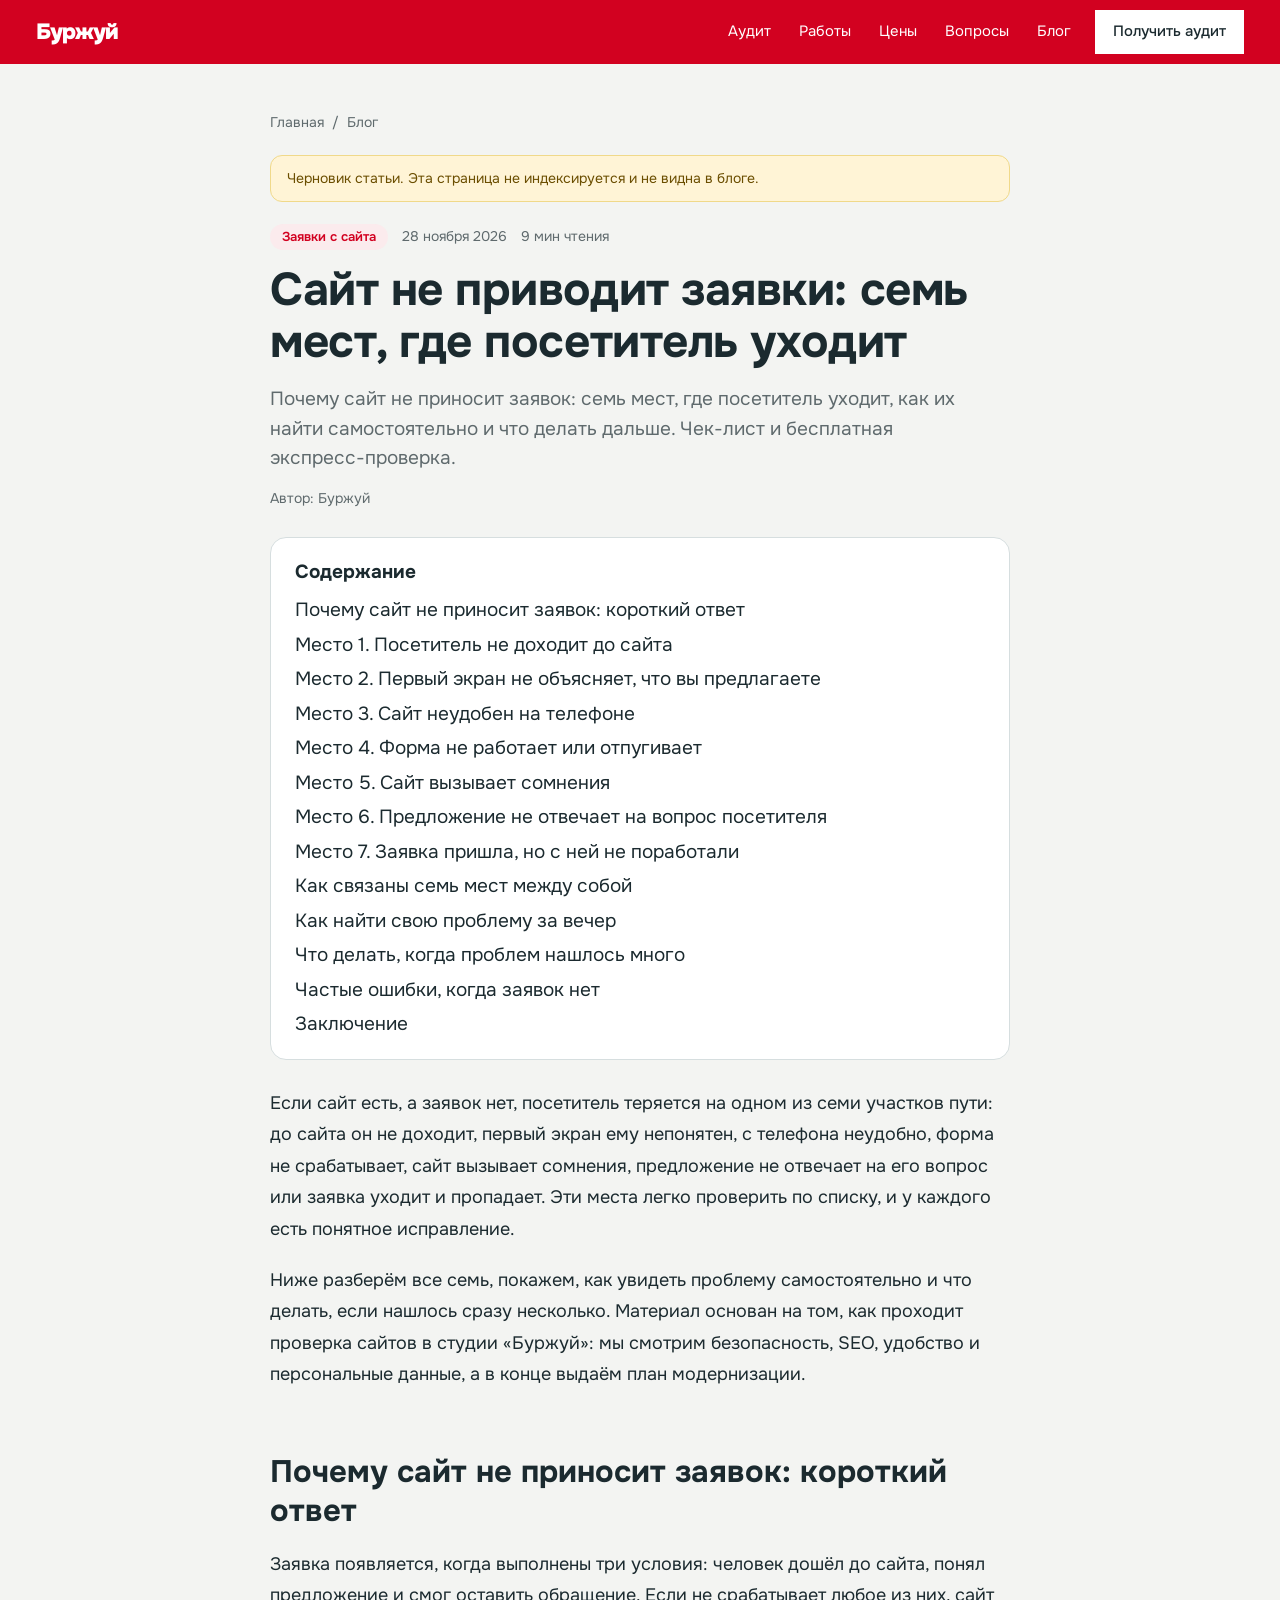
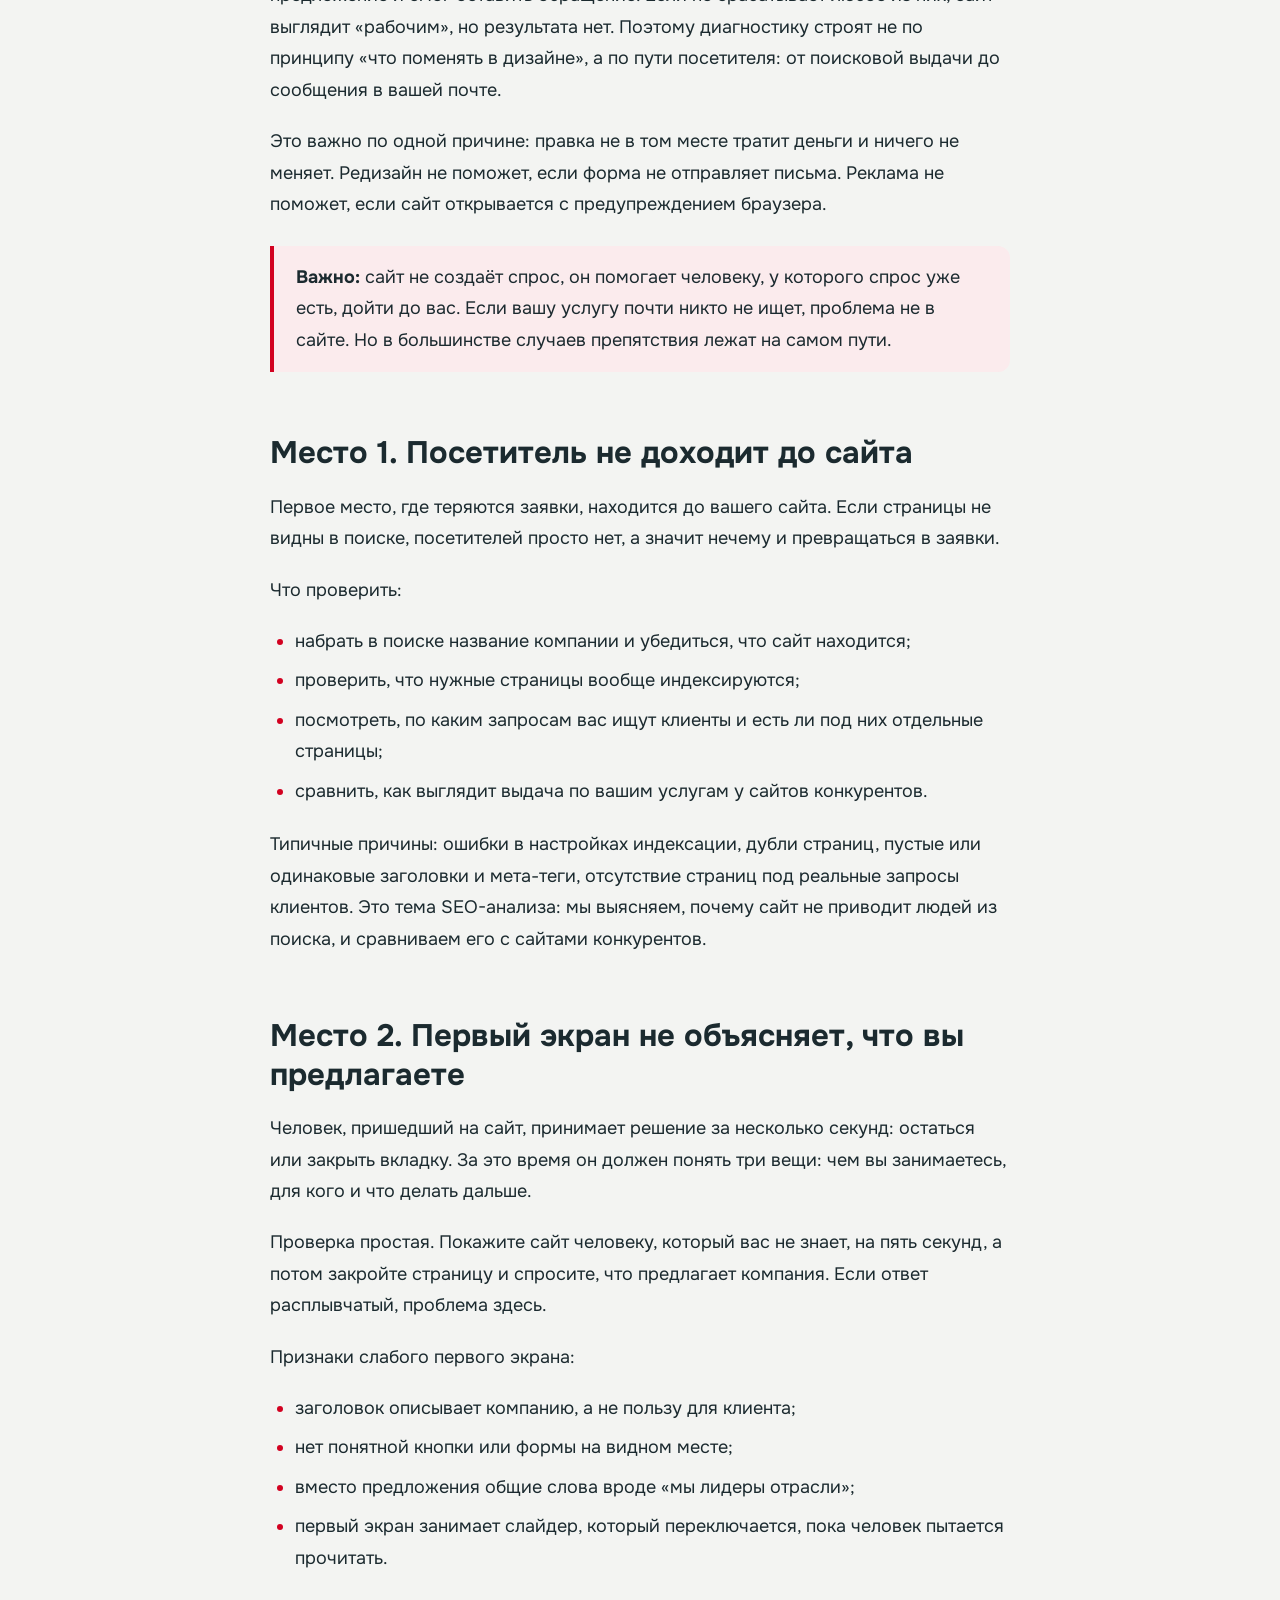
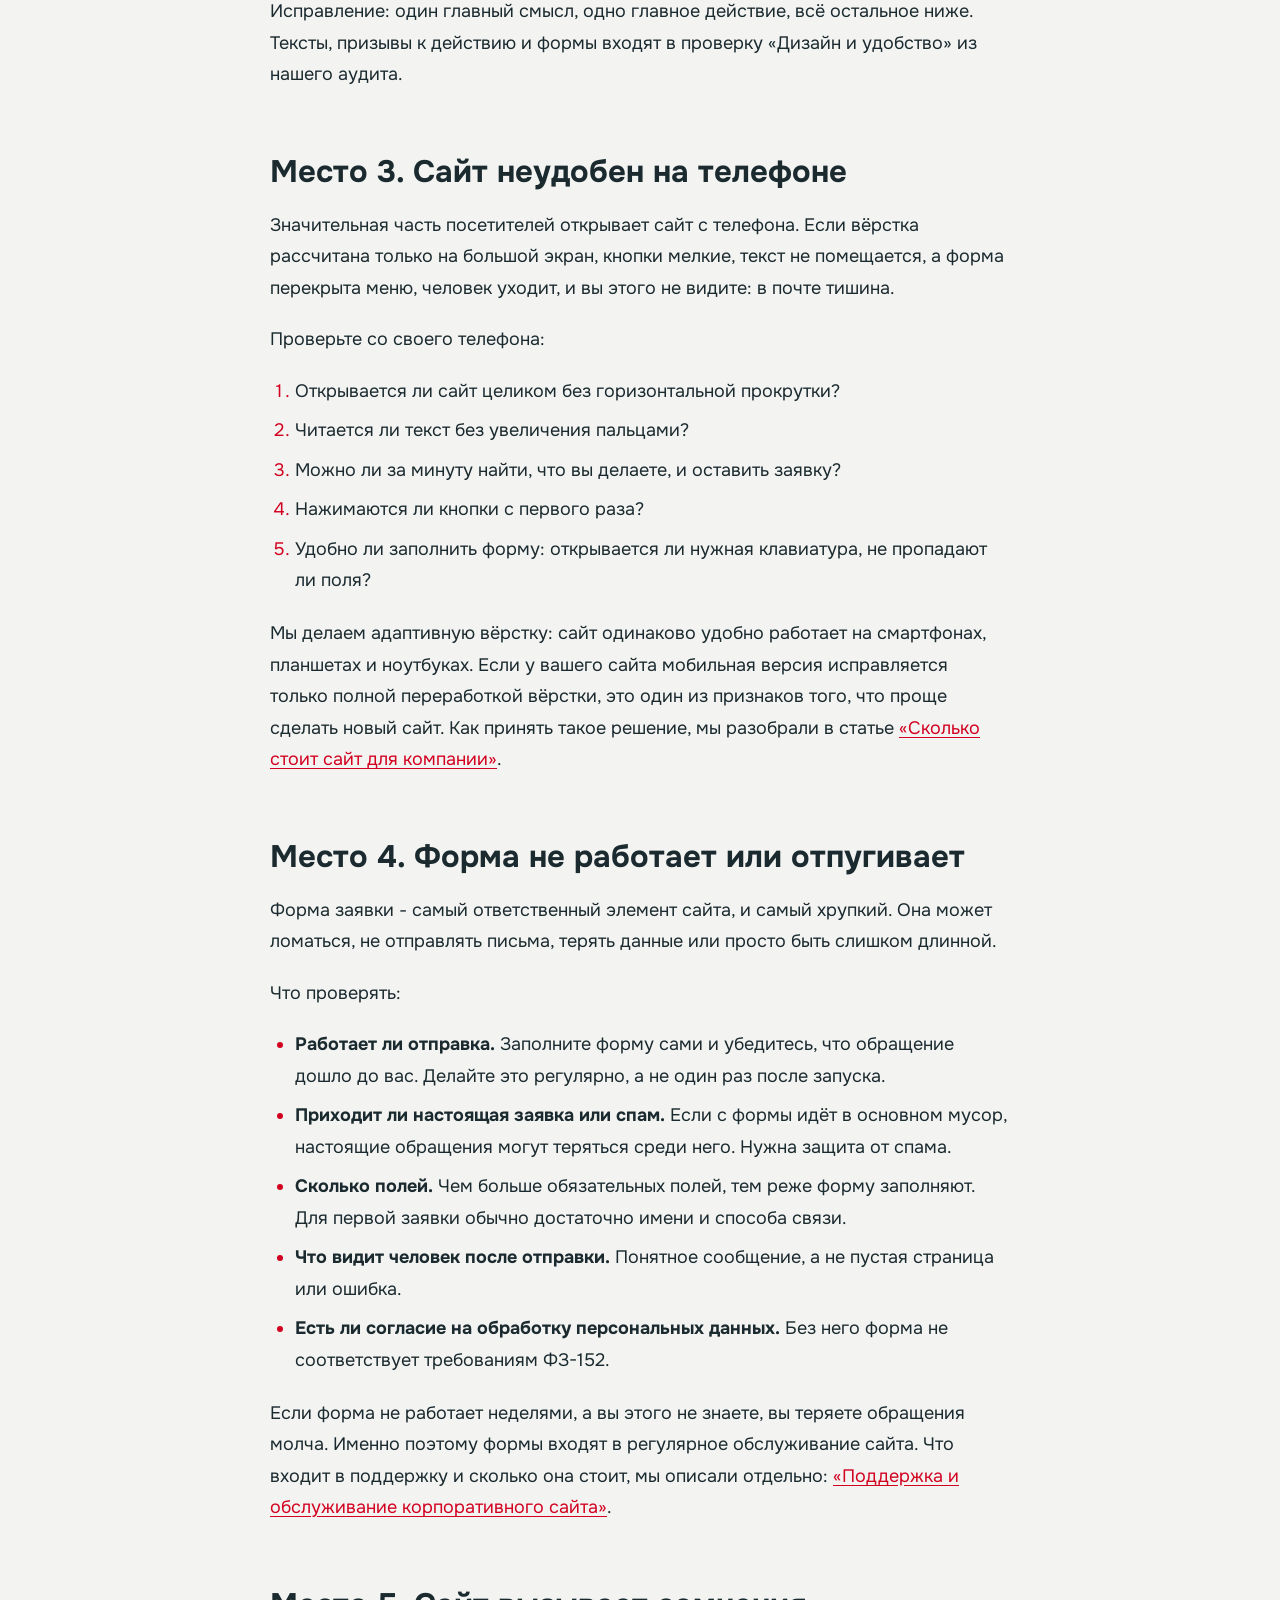
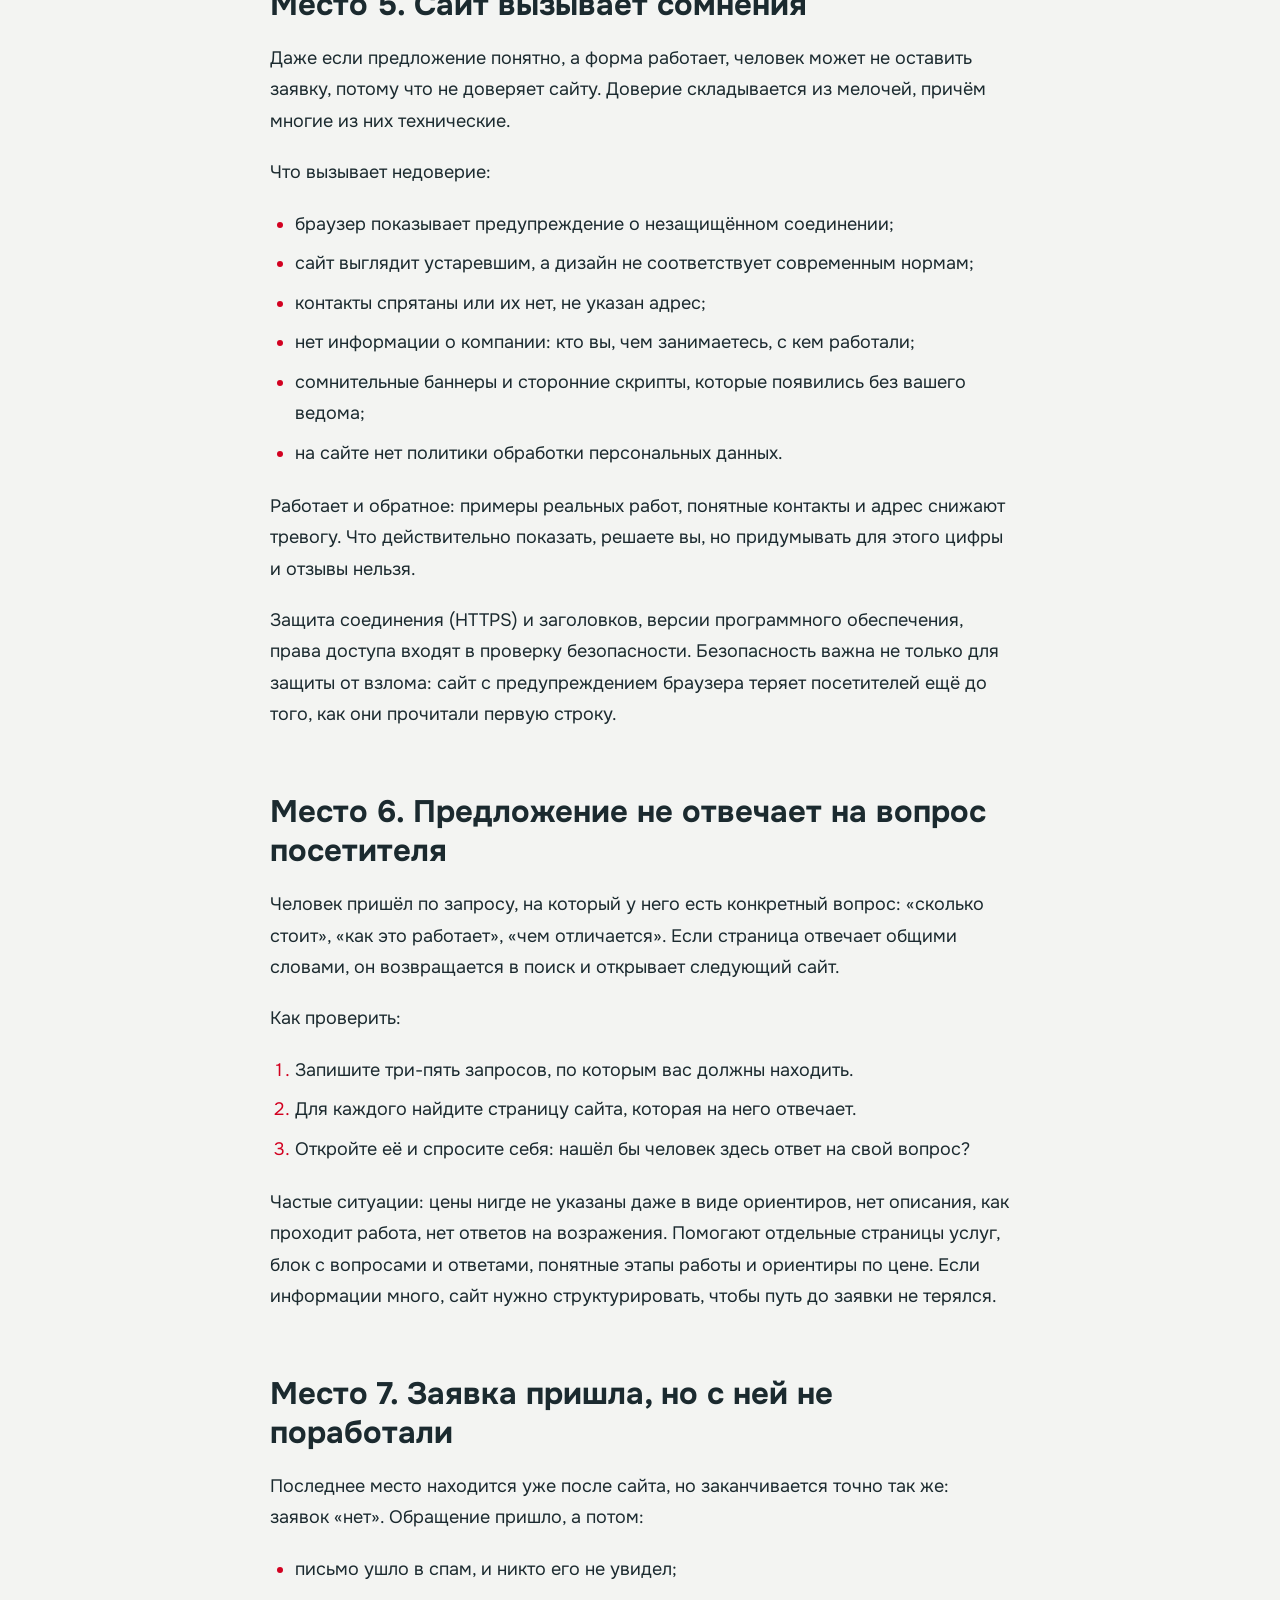
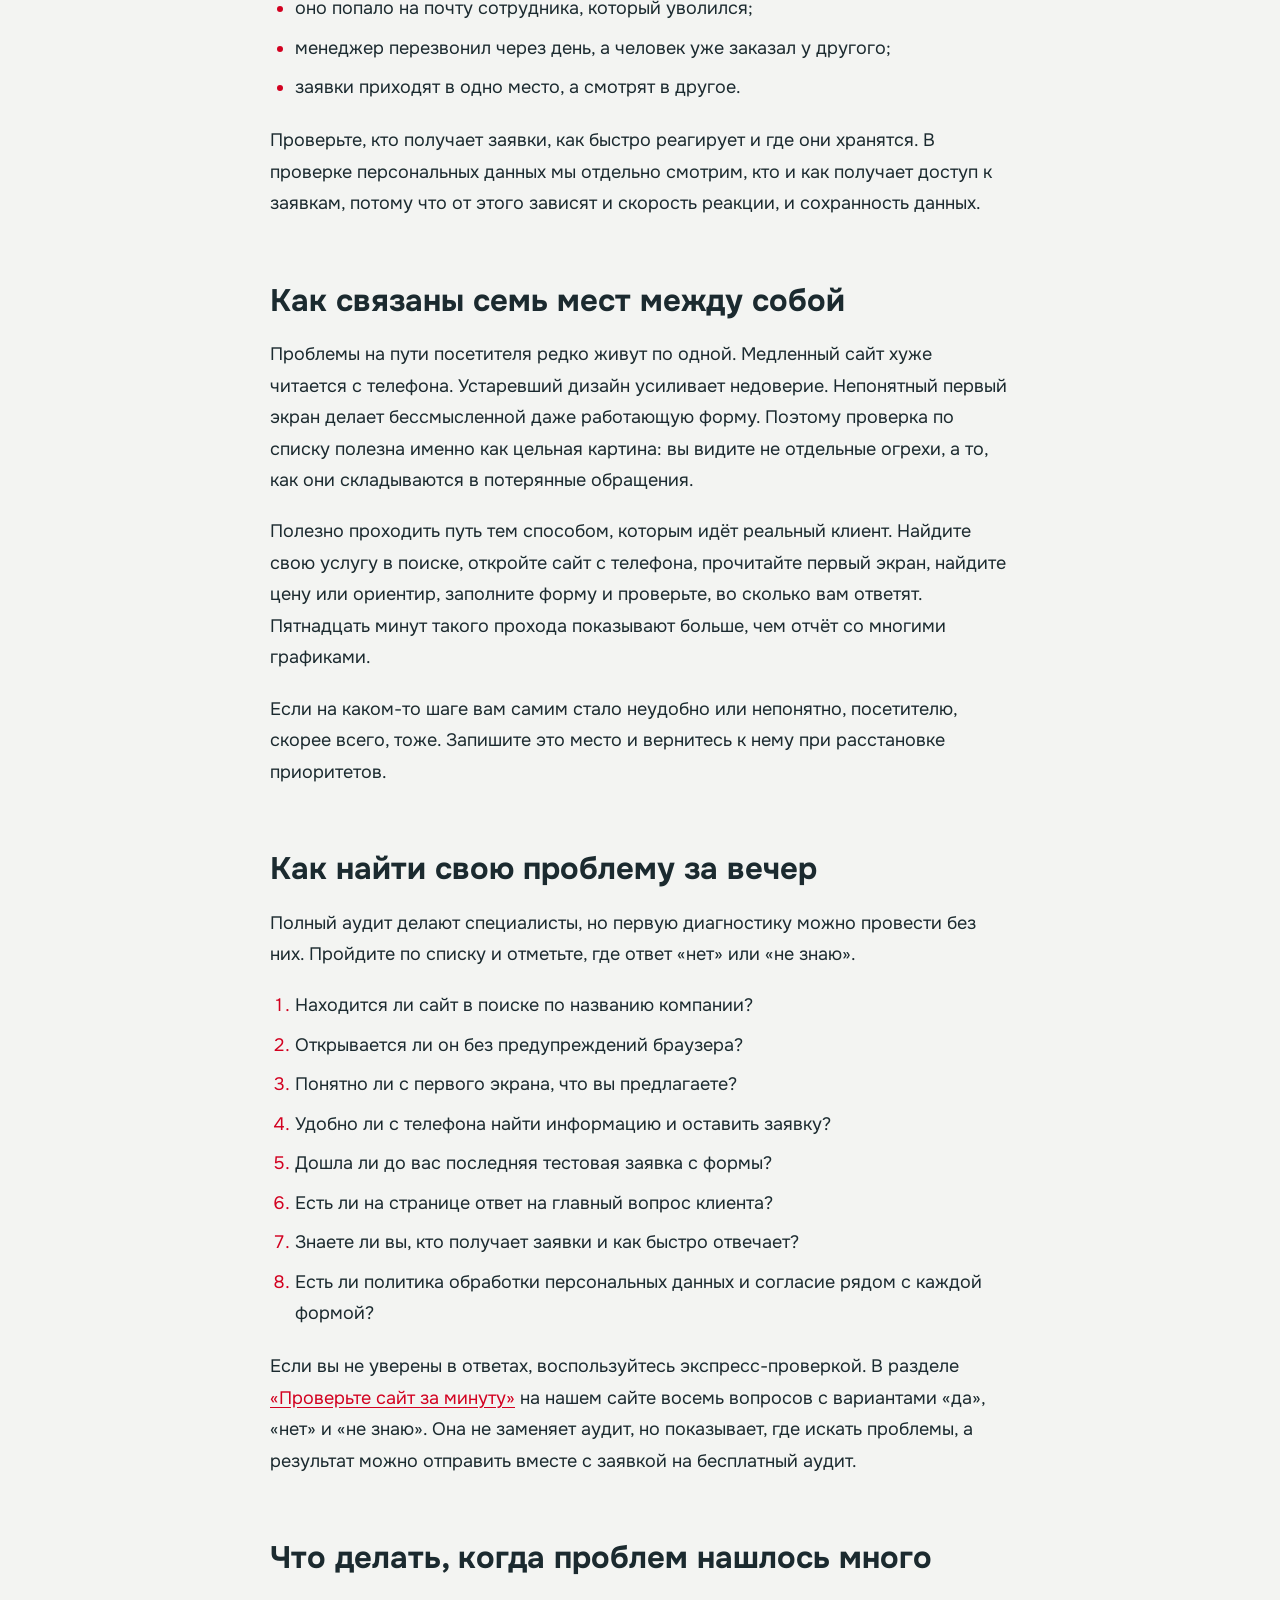
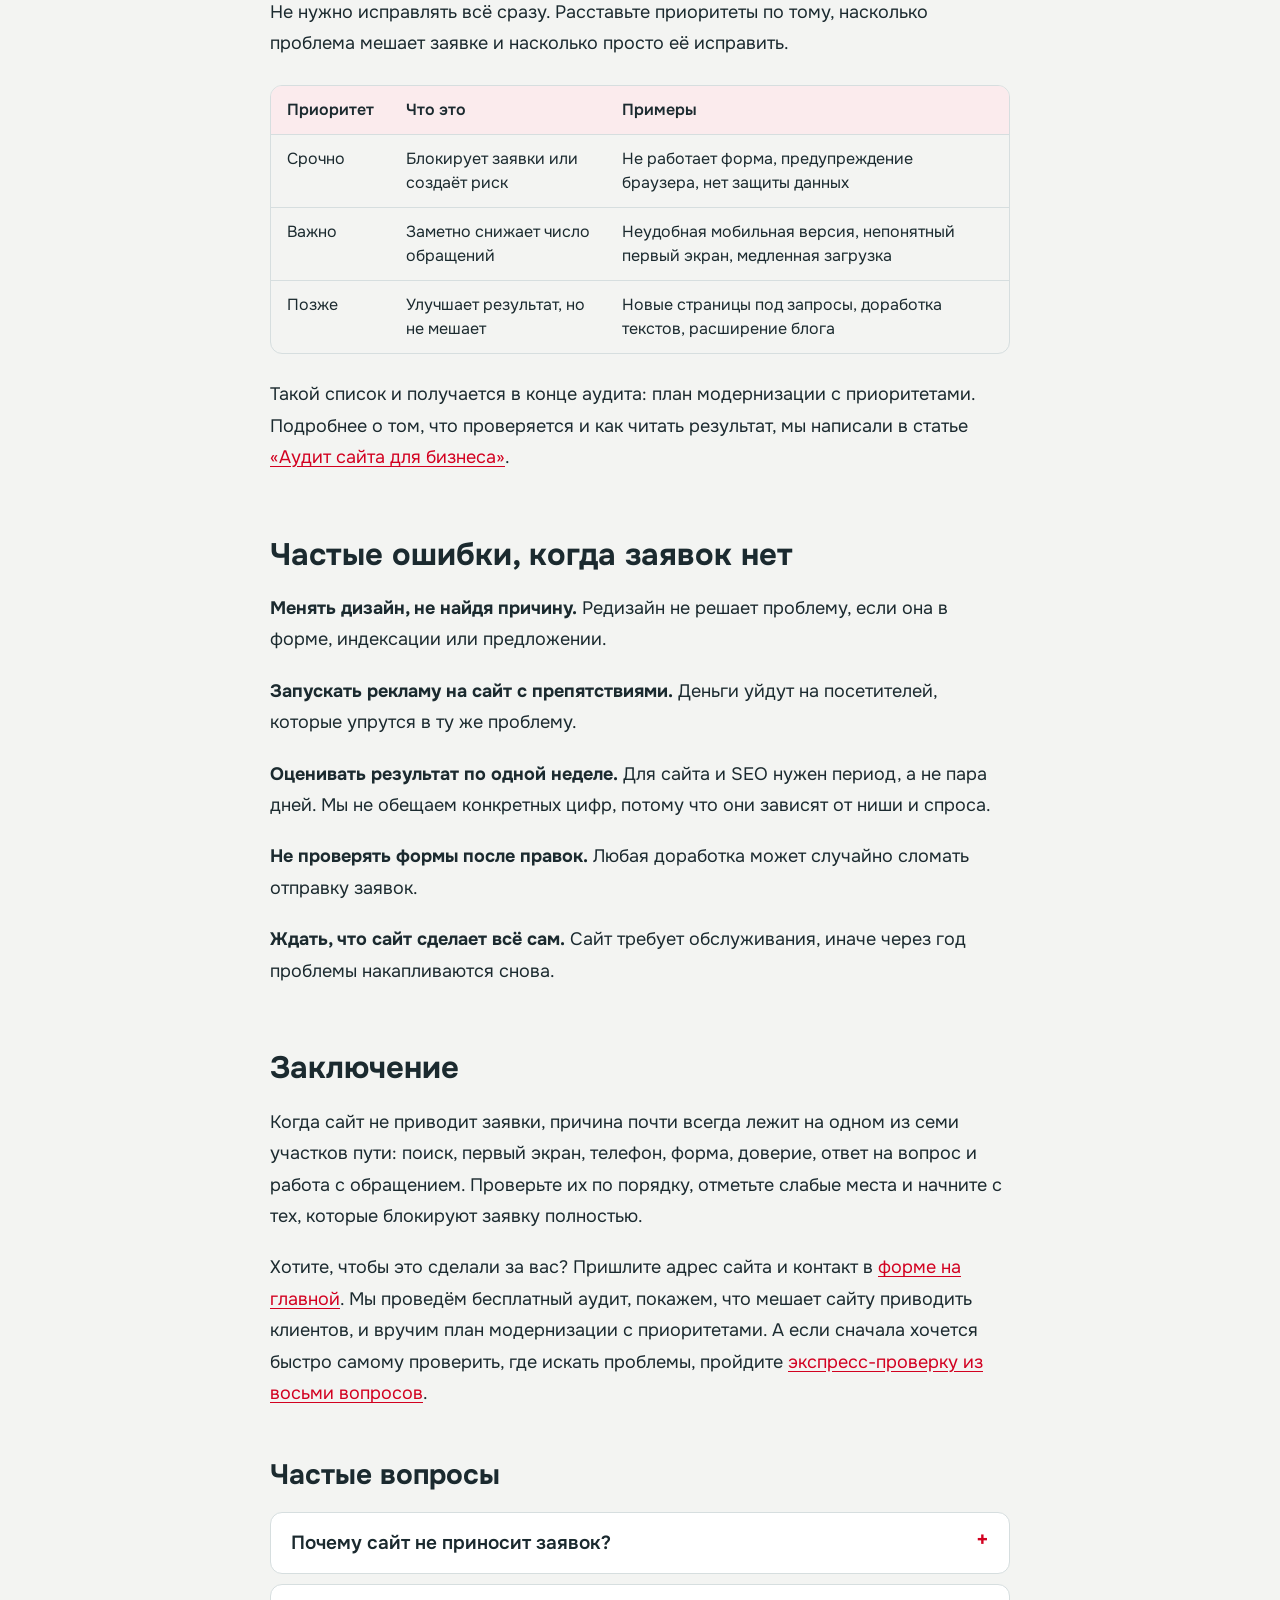
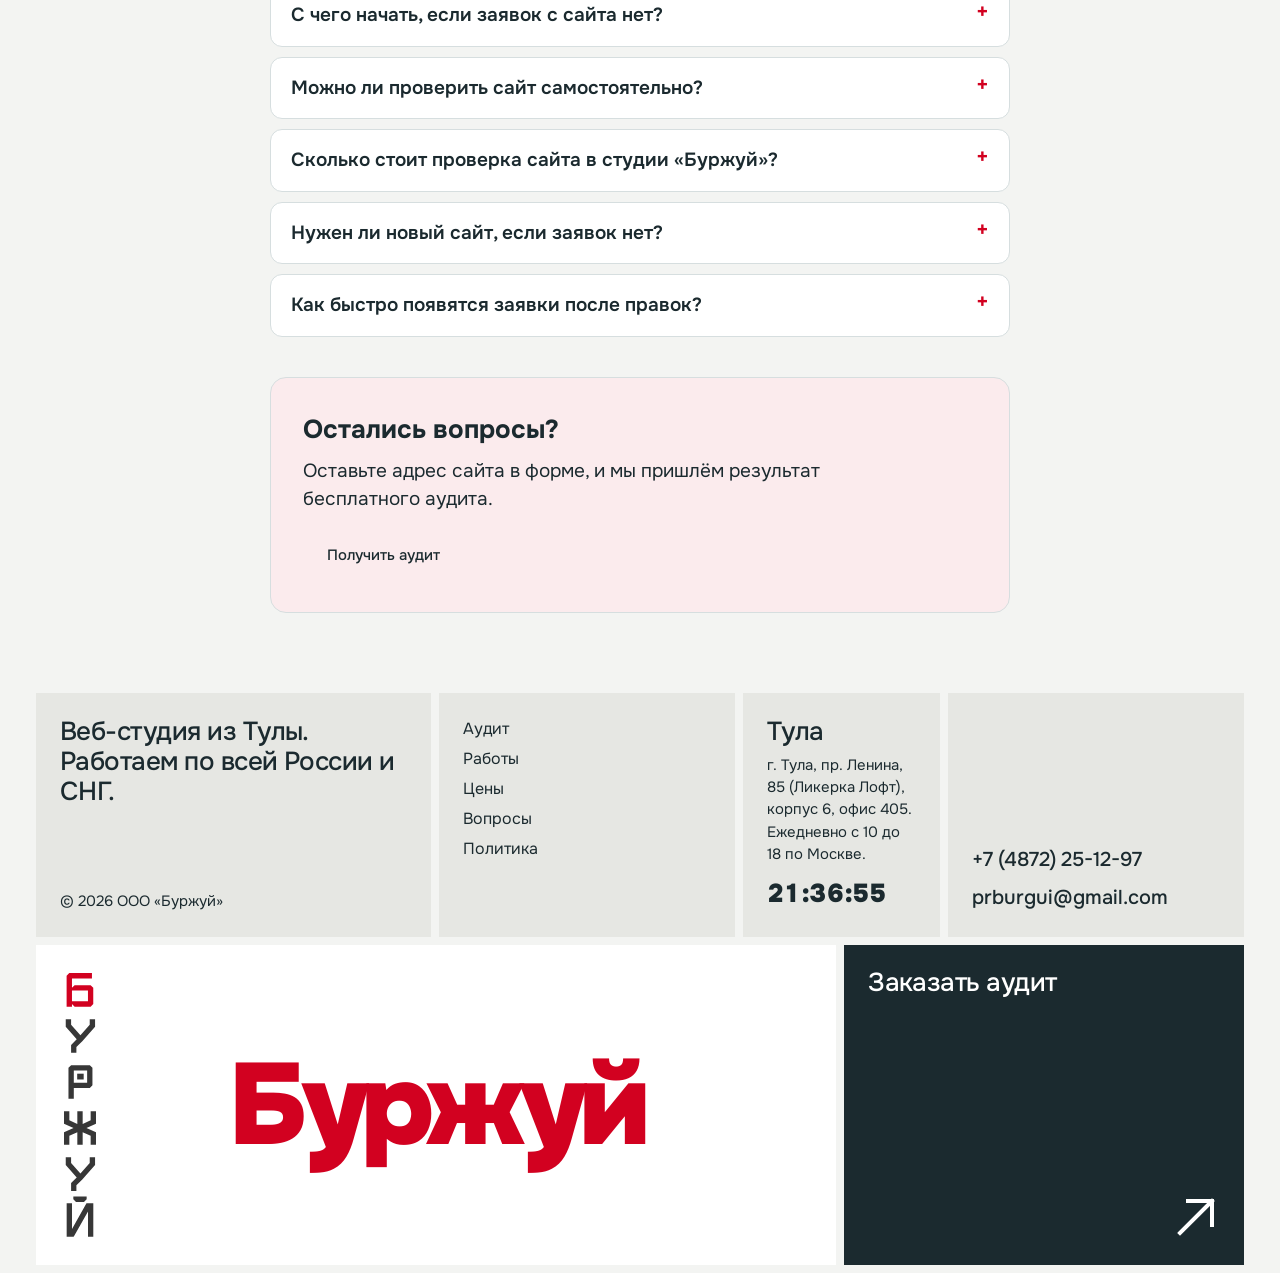
<file: blog/preview/00a0928e96c1/sajt-ne-privodit-zayavki/index.html>
<!DOCTYPE html>
<html lang="ru">
<head>
<meta charset="UTF-8">
<meta name="viewport" content="width=device-width, initial-scale=1.0">
<title>Сайт не приводит заявки: 7 мест, где уходят</title>
<meta name="description" content="Почему сайт не приносит заявок: семь мест, где посетитель уходит, как их найти самостоятельно и что делать дальше. Чек-лист и бесплатная экспресс-проверка.">
<link rel="canonical" href="https://promo.prburgui.ru/blog/sajt-ne-privodit-zayavki/">
<meta name="robots" content="noindex, nofollow">
<meta property="og:type" content="article">
<meta property="og:title" content="Сайт не приводит заявки: 7 мест, где уходят">
<meta property="og:description" content="Почему сайт не приносит заявок: семь мест, где посетитель уходит, как их найти самостоятельно и что делать дальше. Чек-лист и бесплатная экспресс-проверка.">
<meta property="og:url" content="https://promo.prburgui.ru/blog/sajt-ne-privodit-zayavki/">
<meta property="og:locale" content="ru_RU">

<link rel="alternate" type="application/rss+xml" title="Буржуй — блог" href="https://promo.prburgui.ru/feed.xml">
<meta name="theme-color" content="#D20120">
<link rel="icon" href="/img/favicon.ico">
<link rel="preconnect" href="https://fonts.googleapis.com">
<link rel="preconnect" href="https://fonts.gstatic.com" crossorigin>
<link href="https://fonts.googleapis.com/css2?family=Onest:wght@400;500;900&display=swap" rel="stylesheet">
<link rel="stylesheet" href="/styles.css">
<link rel="stylesheet" href="/blog/blog.css">
<link rel="stylesheet" href="/blog/blog.css">

</head>
<body class="b-page">
<header class="header" id="header" data-tone="red">
  <div class="header__inner">
    <a class="brand" href="/#top" aria-label="Буржуй — на главную">Буржуй</a>
    <nav class="nav" id="nav" aria-label="Основное меню">
      <a href="/#audit">Аудит</a>
      <a href="/#works">Работы</a>
      <a href="/#prices">Цены</a>
      <a href="/#faq">Вопросы</a>
    <!-- BLOGNAV:START --><a href="/blog/">Блог</a><!-- BLOGNAV:END --></nav>
    <a class="btn btn--head magnet" href="/#contact"><span>Получить аудит</span></a>
  </div>
</header>
<main class="blog">

<article class="b-article">
  <nav class="b-crumbs" aria-label="Хлебные крошки"><a href="/">Главная</a><span>/</span><a href="/blog/">Блог</a></nav>
  <div class="b-preview">Черновик статьи. Эта страница не индексируется и не видна в блоге.</div>
  <header class="b-head">
    <div class="b-meta"><span class="b-chip">Заявки с сайта</span><time datetime="2026-11-28">28 ноября 2026</time><span>9 мин чтения</span></div>
    <h1>Сайт не приводит заявки: семь мест, где посетитель уходит</h1>
    <p class="b-lead">Почему сайт не приносит заявок: семь мест, где посетитель уходит, как их найти самостоятельно и что делать дальше. Чек-лист и бесплатная экспресс-проверка.</p>
    <p class="b-author">Автор: Буржуй</p>
  </header>
  
  <nav class="b-toc" aria-label="Содержание"><strong>Содержание</strong><ol><li><a href="#pochemu-sayt-ne-prinosit-zayavok-korotkiy-otvet">Почему сайт не приносит заявок: короткий ответ</a></li><li><a href="#mesto-1-posetitel-ne-dohodit-do-sayta">Место 1. Посетитель не доходит до сайта</a></li><li><a href="#mesto-2-pervyy-ekran-ne-obyasnyaet-chto-vy-predlagaete">Место 2. Первый экран не объясняет, что вы предлагаете</a></li><li><a href="#mesto-3-sayt-neudoben-na-telefone">Место 3. Сайт неудобен на телефоне</a></li><li><a href="#mesto-4-forma-ne-rabotaet-ili-otpugivaet">Место 4. Форма не работает или отпугивает</a></li><li><a href="#mesto-5-sayt-vyzyvaet-somneniya">Место 5. Сайт вызывает сомнения</a></li><li><a href="#mesto-6-predlozhenie-ne-otvechaet-na-vopros-posetitelya">Место 6. Предложение не отвечает на вопрос посетителя</a></li><li><a href="#mesto-7-zayavka-prishla-no-s-ney-ne-porabotali">Место 7. Заявка пришла, но с ней не поработали</a></li><li><a href="#kak-svyazany-sem-mest-mezhdu-soboy">Как связаны семь мест между собой</a></li><li><a href="#kak-nayti-svoyu-problemu-za-vecher">Как найти свою проблему за вечер</a></li><li><a href="#chto-delat-kogda-problem-nashlos-mnogo">Что делать, когда проблем нашлось много</a></li><li><a href="#chastye-oshibki-kogda-zayavok-net">Частые ошибки, когда заявок нет</a></li><li><a href="#zaklyuchenie">Заключение</a></li></ol></nav>
  <div class="b-content"><p>Если сайт есть, а заявок нет, посетитель теряется на одном из семи участков пути: до сайта он не доходит, первый экран ему непонятен, с телефона неудобно, форма не срабатывает, сайт вызывает сомнения, предложение не отвечает на его вопрос или заявка уходит и пропадает. Эти места легко проверить по списку, и у каждого есть понятное исправление.</p>
<p>Ниже разберём все семь, покажем, как увидеть проблему самостоятельно и что делать, если нашлось сразу несколько. Материал основан на том, как проходит проверка сайтов в студии «Буржуй»: мы смотрим безопасность, SEO, удобство и персональные данные, а в конце выдаём план модернизации.</p>
<h2 id="pochemu-sayt-ne-prinosit-zayavok-korotkiy-otvet">Почему сайт не приносит заявок: короткий ответ</h2>
<p>Заявка появляется, когда выполнены три условия: человек дошёл до сайта, понял предложение и смог оставить обращение. Если не срабатывает любое из них, сайт выглядит «рабочим», но результата нет. Поэтому диагностику строят не по принципу «что поменять в дизайне», а по пути посетителя: от поисковой выдачи до сообщения в вашей почте.</p>
<p>Это важно по одной причине: правка не в том месте тратит деньги и ничего не меняет. Редизайн не поможет, если форма не отправляет письма. Реклама не поможет, если сайт открывается с предупреждением браузера.</p>
<blockquote><p><strong>Важно:</strong> сайт не создаёт спрос, он помогает человеку, у которого спрос уже есть, дойти до вас. Если вашу услугу почти никто не ищет, проблема не в сайте. Но в большинстве случаев препятствия лежат на самом пути.</p></blockquote>
<h2 id="mesto-1-posetitel-ne-dohodit-do-sayta">Место 1. Посетитель не доходит до сайта</h2>
<p>Первое место, где теряются заявки, находится до вашего сайта. Если страницы не видны в поиске, посетителей просто нет, а значит нечему и превращаться в заявки.</p>
<p>Что проверить:</p>
<ul><li>набрать в поиске название компании и убедиться, что сайт находится;</li><li>проверить, что нужные страницы вообще индексируются;</li><li>посмотреть, по каким запросам вас ищут клиенты и есть ли под них отдельные страницы;</li><li>сравнить, как выглядит выдача по вашим услугам у сайтов конкурентов.</li></ul>
<p>Типичные причины: ошибки в настройках индексации, дубли страниц, пустые или одинаковые заголовки и мета-теги, отсутствие страниц под реальные запросы клиентов. Это тема SEO-анализа: мы выясняем, почему сайт не приводит людей из поиска, и сравниваем его с сайтами конкурентов.</p>
<h2 id="mesto-2-pervyy-ekran-ne-obyasnyaet-chto-vy-predlagaete">Место 2. Первый экран не объясняет, что вы предлагаете</h2>
<p>Человек, пришедший на сайт, принимает решение за несколько секунд: остаться или закрыть вкладку. За это время он должен понять три вещи: чем вы занимаетесь, для кого и что делать дальше.</p>
<p>Проверка простая. Покажите сайт человеку, который вас не знает, на пять секунд, а потом закройте страницу и спросите, что предлагает компания. Если ответ расплывчатый, проблема здесь.</p>
<p>Признаки слабого первого экрана:</p>
<ul><li>заголовок описывает компанию, а не пользу для клиента;</li><li>нет понятной кнопки или формы на видном месте;</li><li>вместо предложения общие слова вроде «мы лидеры отрасли»;</li><li>первый экран занимает слайдер, который переключается, пока человек пытается прочитать.</li></ul>
<p>Исправление: один главный смысл, одно главное действие, всё остальное ниже. Тексты, призывы к действию и формы входят в проверку «Дизайн и удобство» из нашего аудита.</p>
<h2 id="mesto-3-sayt-neudoben-na-telefone">Место 3. Сайт неудобен на телефоне</h2>
<p>Значительная часть посетителей открывает сайт с телефона. Если вёрстка рассчитана только на большой экран, кнопки мелкие, текст не помещается, а форма перекрыта меню, человек уходит, и вы этого не видите: в почте тишина.</p>
<p>Проверьте со своего телефона:</p>
<ol><li>Открывается ли сайт целиком без горизонтальной прокрутки?</li><li>Читается ли текст без увеличения пальцами?</li><li>Можно ли за минуту найти, что вы делаете, и оставить заявку?</li><li>Нажимаются ли кнопки с первого раза?</li><li>Удобно ли заполнить форму: открывается ли нужная клавиатура, не пропадают ли поля?</li></ol>
<p>Мы делаем адаптивную вёрстку: сайт одинаково удобно работает на смартфонах, планшетах и ноутбуках. Если у вашего сайта мобильная версия исправляется только полной переработкой вёрстки, это один из признаков того, что проще сделать новый сайт. Как принять такое решение, мы разобрали в статье <a href="/blog/skolko-stoit-sajt-dlya-kompanii/">«Сколько стоит сайт для компании»</a>.</p>
<h2 id="mesto-4-forma-ne-rabotaet-ili-otpugivaet">Место 4. Форма не работает или отпугивает</h2>
<p>Форма заявки - самый ответственный элемент сайта, и самый хрупкий. Она может ломаться, не отправлять письма, терять данные или просто быть слишком длинной.</p>
<p>Что проверять:</p>
<ul><li><strong>Работает ли отправка.</strong> Заполните форму сами и убедитесь, что обращение дошло до вас. Делайте это регулярно, а не один раз после запуска.</li><li><strong>Приходит ли настоящая заявка или спам.</strong> Если с формы идёт в основном мусор, настоящие обращения могут теряться среди него. Нужна защита от спама.</li><li><strong>Сколько полей.</strong> Чем больше обязательных полей, тем реже форму заполняют. Для первой заявки обычно достаточно имени и способа связи.</li><li><strong>Что видит человек после отправки.</strong> Понятное сообщение, а не пустая страница или ошибка.</li><li><strong>Есть ли согласие на обработку персональных данных.</strong> Без него форма не соответствует требованиям ФЗ-152.</li></ul>
<p>Если форма не работает неделями, а вы этого не знаете, вы теряете обращения молча. Именно поэтому формы входят в регулярное обслуживание сайта. Что входит в поддержку и сколько она стоит, мы описали отдельно: <a href="/blog/podderzhka-korporativnogo-sajta/">«Поддержка и обслуживание корпоративного сайта»</a>.</p>
<h2 id="mesto-5-sayt-vyzyvaet-somneniya">Место 5. Сайт вызывает сомнения</h2>
<p>Даже если предложение понятно, а форма работает, человек может не оставить заявку, потому что не доверяет сайту. Доверие складывается из мелочей, причём многие из них технические.</p>
<p>Что вызывает недоверие:</p>
<ul><li>браузер показывает предупреждение о незащищённом соединении;</li><li>сайт выглядит устаревшим, а дизайн не соответствует современным нормам;</li><li>контакты спрятаны или их нет, не указан адрес;</li><li>нет информации о компании: кто вы, чем занимаетесь, с кем работали;</li><li>сомнительные баннеры и сторонние скрипты, которые появились без вашего ведома;</li><li>на сайте нет политики обработки персональных данных.</li></ul>
<p>Работает и обратное: примеры реальных работ, понятные контакты и адрес снижают тревогу. Что действительно показать, решаете вы, но придумывать для этого цифры и отзывы нельзя.</p>
<p>Защита соединения (HTTPS) и заголовков, версии программного обеспечения, права доступа входят в проверку безопасности. Безопасность важна не только для защиты от взлома: сайт с предупреждением браузера теряет посетителей ещё до того, как они прочитали первую строку.</p>
<h2 id="mesto-6-predlozhenie-ne-otvechaet-na-vopros-posetitelya">Место 6. Предложение не отвечает на вопрос посетителя</h2>
<p>Человек пришёл по запросу, на который у него есть конкретный вопрос: «сколько стоит», «как это работает», «чем отличается». Если страница отвечает общими словами, он возвращается в поиск и открывает следующий сайт.</p>
<p>Как проверить:</p>
<ol><li>Запишите три-пять запросов, по которым вас должны находить.</li><li>Для каждого найдите страницу сайта, которая на него отвечает.</li><li>Откройте её и спросите себя: нашёл бы человек здесь ответ на свой вопрос?</li></ol>
<p>Частые ситуации: цены нигде не указаны даже в виде ориентиров, нет описания, как проходит работа, нет ответов на возражения. Помогают отдельные страницы услуг, блок с вопросами и ответами, понятные этапы работы и ориентиры по цене. Если информации много, сайт нужно структурировать, чтобы путь до заявки не терялся.</p>
<h2 id="mesto-7-zayavka-prishla-no-s-ney-ne-porabotali">Место 7. Заявка пришла, но с ней не поработали</h2>
<p>Последнее место находится уже после сайта, но заканчивается точно так же: заявок «нет». Обращение пришло, а потом:</p>
<ul><li>письмо ушло в спам, и никто его не увидел;</li><li>оно попало на почту сотрудника, который уволился;</li><li>менеджер перезвонил через день, а человек уже заказал у другого;</li><li>заявки приходят в одно место, а смотрят в другое.</li></ul>
<p>Проверьте, кто получает заявки, как быстро реагирует и где они хранятся. В проверке персональных данных мы отдельно смотрим, кто и как получает доступ к заявкам, потому что от этого зависят и скорость реакции, и сохранность данных.</p>
<h2 id="kak-svyazany-sem-mest-mezhdu-soboy">Как связаны семь мест между собой</h2>
<p>Проблемы на пути посетителя редко живут по одной. Медленный сайт хуже читается с телефона. Устаревший дизайн усиливает недоверие. Непонятный первый экран делает бессмысленной даже работающую форму. Поэтому проверка по списку полезна именно как цельная картина: вы видите не отдельные огрехи, а то, как они складываются в потерянные обращения.</p>
<p>Полезно проходить путь тем способом, которым идёт реальный клиент. Найдите свою услугу в поиске, откройте сайт с телефона, прочитайте первый экран, найдите цену или ориентир, заполните форму и проверьте, во сколько вам ответят. Пятнадцать минут такого прохода показывают больше, чем отчёт со многими графиками.</p>
<p>Если на каком-то шаге вам самим стало неудобно или непонятно, посетителю, скорее всего, тоже. Запишите это место и вернитесь к нему при расстановке приоритетов.</p>
<h2 id="kak-nayti-svoyu-problemu-za-vecher">Как найти свою проблему за вечер</h2>
<p>Полный аудит делают специалисты, но первую диагностику можно провести без них. Пройдите по списку и отметьте, где ответ «нет» или «не знаю».</p>
<ol><li>Находится ли сайт в поиске по названию компании?</li><li>Открывается ли он без предупреждений браузера?</li><li>Понятно ли с первого экрана, что вы предлагаете?</li><li>Удобно ли с телефона найти информацию и оставить заявку?</li><li>Дошла ли до вас последняя тестовая заявка с формы?</li><li>Есть ли на странице ответ на главный вопрос клиента?</li><li>Знаете ли вы, кто получает заявки и как быстро отвечает?</li><li>Есть ли политика обработки персональных данных и согласие рядом с каждой формой?</li></ol>
<p>Если вы не уверены в ответах, воспользуйтесь экспресс-проверкой. В разделе <a href="/#check">«Проверьте сайт за минуту»</a> на нашем сайте восемь вопросов с вариантами «да», «нет» и «не знаю». Она не заменяет аудит, но показывает, где искать проблемы, а результат можно отправить вместе с заявкой на бесплатный аудит.</p>
<h2 id="chto-delat-kogda-problem-nashlos-mnogo">Что делать, когда проблем нашлось много</h2>
<p>Не нужно исправлять всё сразу. Расставьте приоритеты по тому, насколько проблема мешает заявке и насколько просто её исправить.</p>
<div class="b-table"><table><thead><tr><th>Приоритет</th><th>Что это</th><th>Примеры</th></tr></thead><tbody><tr><td>Срочно</td><td>Блокирует заявки или создаёт риск</td><td>Не работает форма, предупреждение браузера, нет защиты данных</td></tr><tr><td>Важно</td><td>Заметно снижает число обращений</td><td>Неудобная мобильная версия, непонятный первый экран, медленная загрузка</td></tr><tr><td>Позже</td><td>Улучшает результат, но не мешает</td><td>Новые страницы под запросы, доработка текстов, расширение блога</td></tr></tbody></table></div>
<p>Такой список и получается в конце аудита: план модернизации с приоритетами. Подробнее о том, что проверяется и как читать результат, мы написали в статье <a href="/blog/audit-sajta-dlya-biznesa/">«Аудит сайта для бизнеса»</a>.</p>
<h2 id="chastye-oshibki-kogda-zayavok-net">Частые ошибки, когда заявок нет</h2>
<p><strong>Менять дизайн, не найдя причину.</strong> Редизайн не решает проблему, если она в форме, индексации или предложении.</p>
<p><strong>Запускать рекламу на сайт с препятствиями.</strong> Деньги уйдут на посетителей, которые упрутся в ту же проблему.</p>
<p><strong>Оценивать результат по одной неделе.</strong> Для сайта и SEO нужен период, а не пара дней. Мы не обещаем конкретных цифр, потому что они зависят от ниши и спроса.</p>
<p><strong>Не проверять формы после правок.</strong> Любая доработка может случайно сломать отправку заявок.</p>
<p><strong>Ждать, что сайт сделает всё сам.</strong> Сайт требует обслуживания, иначе через год проблемы накапливаются снова.</p>
<h2 id="zaklyuchenie">Заключение</h2>
<p>Когда сайт не приводит заявки, причина почти всегда лежит на одном из семи участков пути: поиск, первый экран, телефон, форма, доверие, ответ на вопрос и работа с обращением. Проверьте их по порядку, отметьте слабые места и начните с тех, которые блокируют заявку полностью.</p>
<p>Хотите, чтобы это сделали за вас? Пришлите адрес сайта и контакт в <a href="/#contact">форме на главной</a>. Мы проведём бесплатный аудит, покажем, что мешает сайту приводить клиентов, и вручим план модернизации с приоритетами. А если сначала хочется быстро самому проверить, где искать проблемы, пройдите <a href="/#check">экспресс-проверку из восьми вопросов</a>.</p></div>
  <section class="b-faq"><h2>Частые вопросы</h2><details><summary>Почему сайт не приносит заявок?</summary><p>Причин обычно несколько: посетители не доходят до сайта из поиска, не понимают предложение на первом экране, не могут оставить заявку с телефона или не доверяют сайту. Найти причину помогает проверка по пунктам.</p></details><details><summary>С чего начать, если заявок с сайта нет?</summary><p>С проверки техники и пути посетителя: открывается ли сайт без предупреждений, видят ли его в поиске, понятно ли предложение и работают ли формы. Для этого есть экспресс-проверка из восьми вопросов на нашем сайте.</p></details><details><summary>Можно ли проверить сайт самостоятельно?</summary><p>Часть пунктов можно. Экспресс-проверка показывает, где искать проблемы, но полный аудит не заменяет: он сравнивает сайт с конкурентами и даёт план с приоритетами.</p></details><details><summary>Сколько стоит проверка сайта в студии «Буржуй»?</summary><p>Аудит бесплатный. Результаты и план модернизации остаются у вас, вы сами решаете, делать доработки с нами, своей командой или в другой студии.</p></details><details><summary>Нужен ли новый сайт, если заявок нет?</summary><p>Не обязательно. Часто достаточно исправить формы, скорость, мобильную версию и тексты. Новый сайт имеет смысл, когда исправлять сложнее, чем сделать заново.</p></details><details><summary>Как быстро появятся заявки после правок?</summary><p>Мы не обещаем конкретных цифр и сроков: результат зависит от ниши, спроса и источника посетителей. Правки убирают препятствия на пути к заявке, но сами по себе не создают спрос.</p></details></section>
  
  <aside class="b-cta"><h2>Остались вопросы?</h2><p>Оставьте адрес сайта в форме, и мы пришлём результат бесплатного аудита.</p><a class="btn btn--primary b-cta__btn" href="/#contact">Получить аудит</a></aside>
</article>

</main>
<footer class="foot" data-tone="paper">
  <div class="foot__row foot__row--top">
    <div class="ft ft--state"><p class="ft__say">Веб-студия из Тулы. Работаем по всей России и СНГ.</p><p class="ft__small">© <span id="year">2026</span> ООО «Буржуй»</p></div>
    <nav class="ft ft--nav" aria-label="Разделы"><a href="/#audit">Аудит</a><a href="/#works">Работы</a><a href="/#prices">Цены</a><a href="/#faq">Вопросы</a><a href="/privacy.html">Политика</a></nav>
    <div class="ft ft--city"><p class="ft__say">Тула</p><p class="ft__small">г. Тула, пр. Ленина, 85 (Ликерка Лофт), корпус 6, офис 405. Ежедневно с 10 до 18 по Москве.</p><p class="ft__time" id="tulaTime">—</p></div>
    <div class="ft ft--mail"><a class="ft__link" href="tel:+74872251297">+7 (4872) 25-12-97</a><a class="ft__link" href="mailto:prburgui@gmail.com">prburgui@gmail.com</a></div>
  </div>
  <div class="foot__row foot__row--bottom">
    <div class="ft ft--mark"><img class="ft__logo" src="/img/logo-stack.svg" width="34" height="280" alt=""><p class="ft__word" aria-hidden="true">Буржуй</p></div>
    <a class="ft ft--go" href="/#contact"><span>Заказать аудит</span><svg viewBox="0 0 48 48" width="48" height="48" aria-hidden="true"><path d="M8 40 40 8M16 8h24v24" fill="none" stroke="currentColor" stroke-width="4" stroke-linecap="square"/></svg></a>
  </div>
</footer>
<script src="/script.js" defer></script>
<!-- Yandex.Metrika counter -->
<script type="text/javascript">
    (function(m,e,t,r,i,k,a){
        m[i]=m[i]||function(){(m[i].a=m[i].a||[]).push(arguments)};
        m[i].l=1*new Date();
        for (var j = 0; j < document.scripts.length; j++) {if (document.scripts[j].src === r) { return; }}
        k=e.createElement(t),a=e.getElementsByTagName(t)[0],k.async=1,k.src=r,a.parentNode.insertBefore(k,a)
    })(window, document,'script','https://mc.yandex.ru/metrika/tag.js', 'ym');
    ym(214763, 'init', {referrer: document.referrer, url: location.href, accurateTrackBounce:true, trackLinks:true});
</script>
<noscript><div><img src="https://mc.yandex.ru/watch/214763" style="position:absolute; left:-9999px;" alt="" /></div></noscript>
<!-- /Yandex.Metrika counter -->
</body>
</html>
</file>
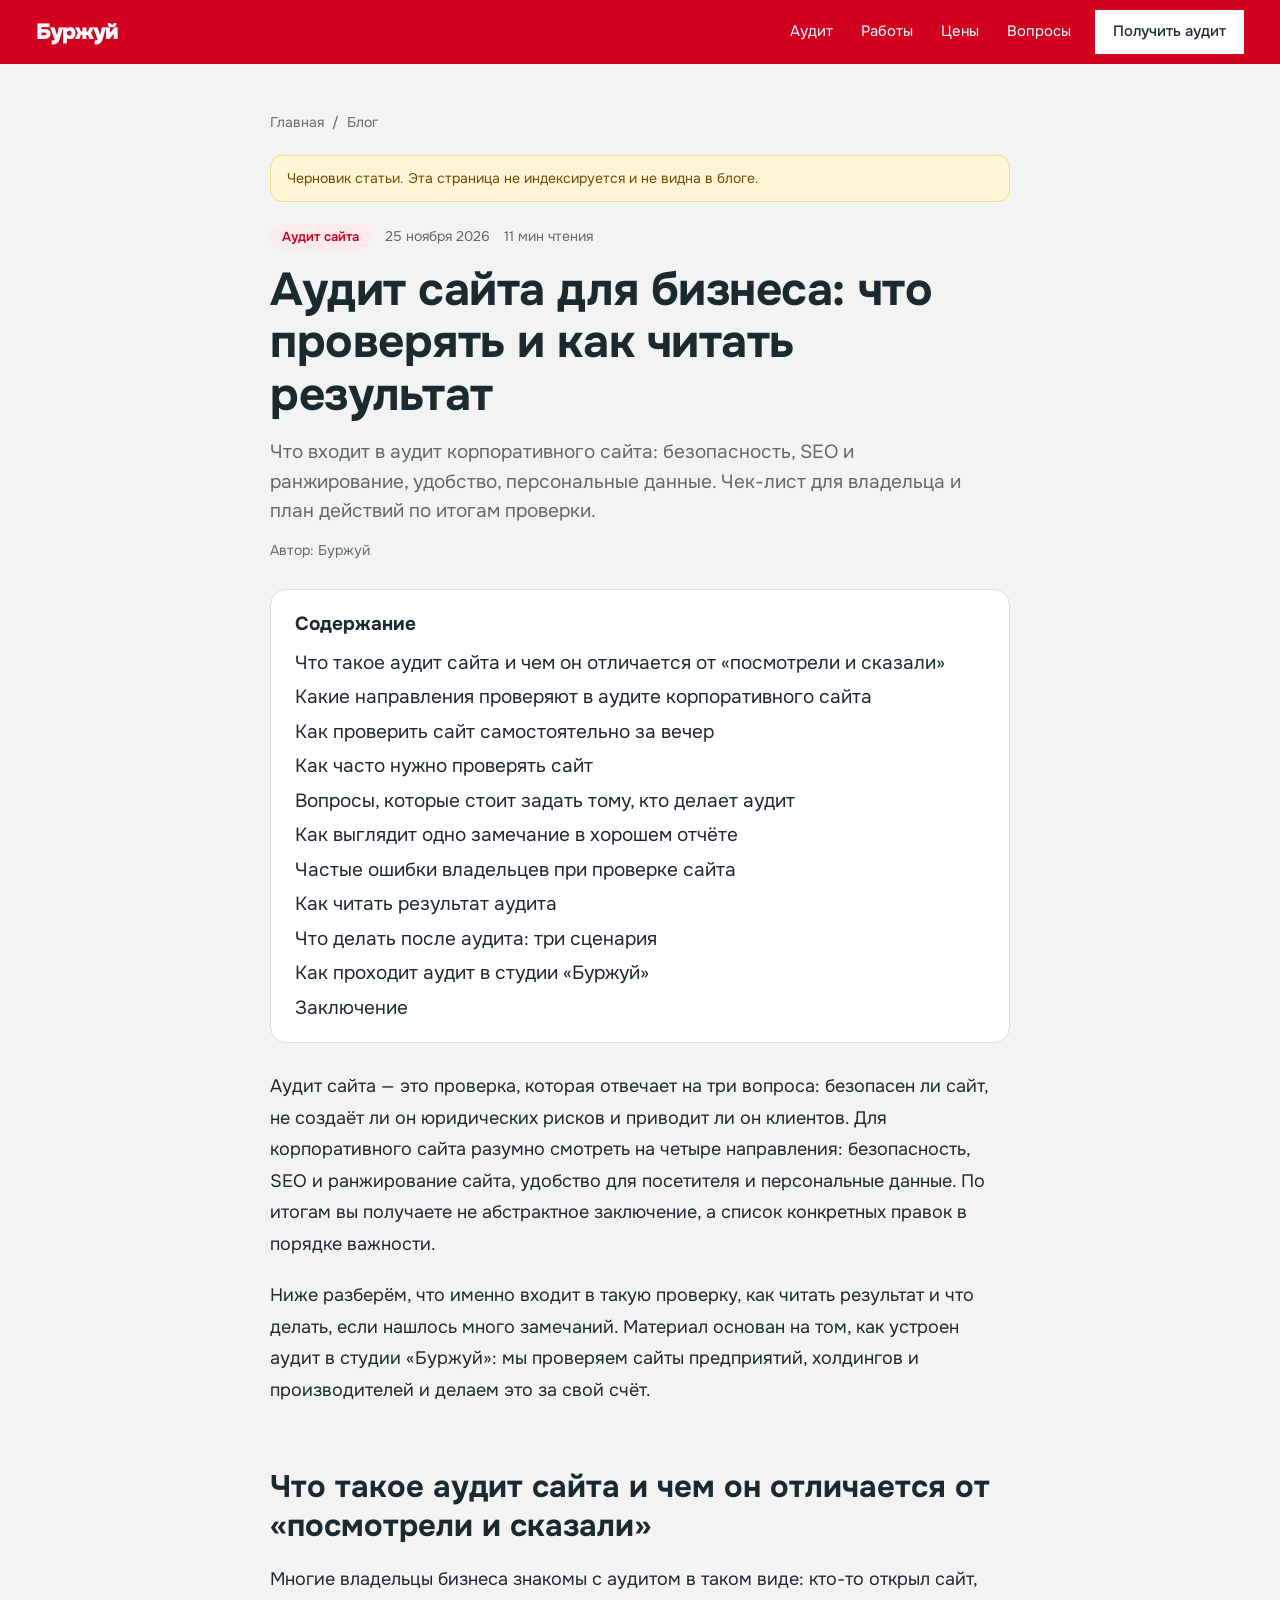
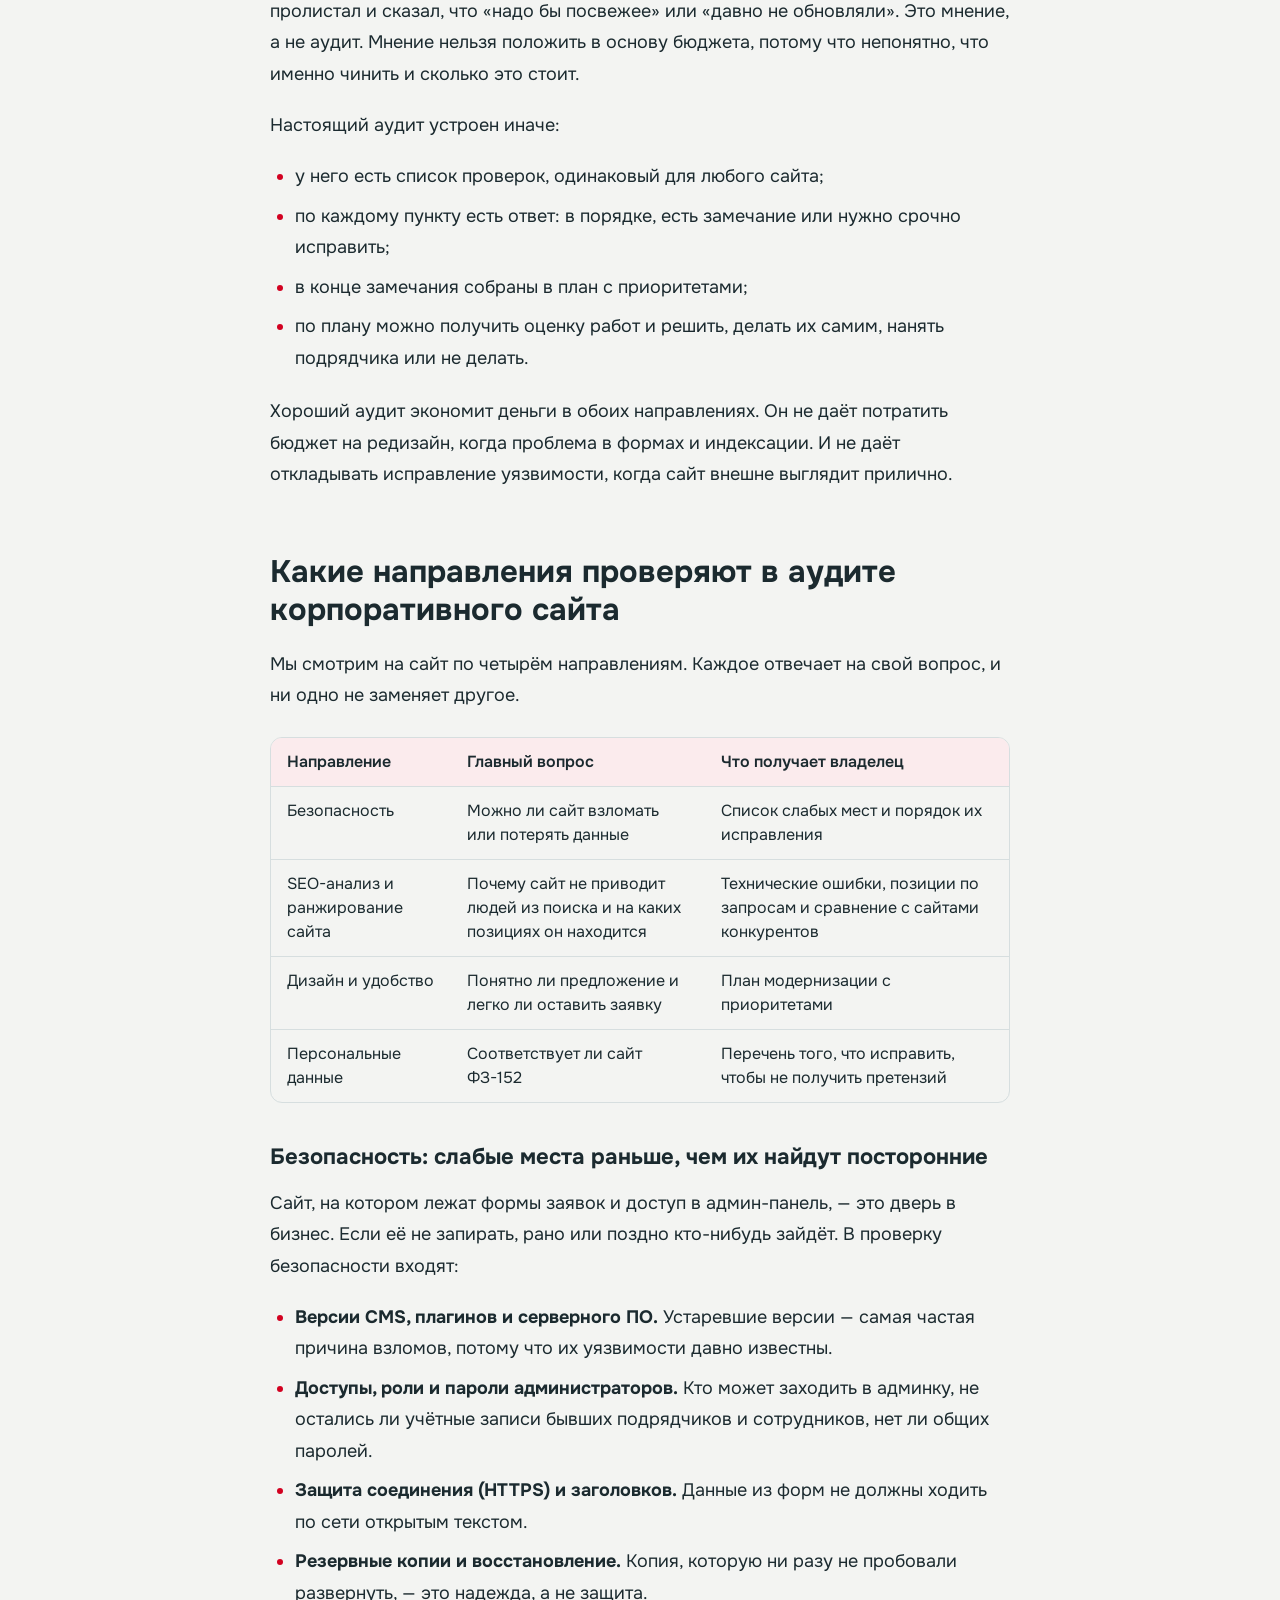
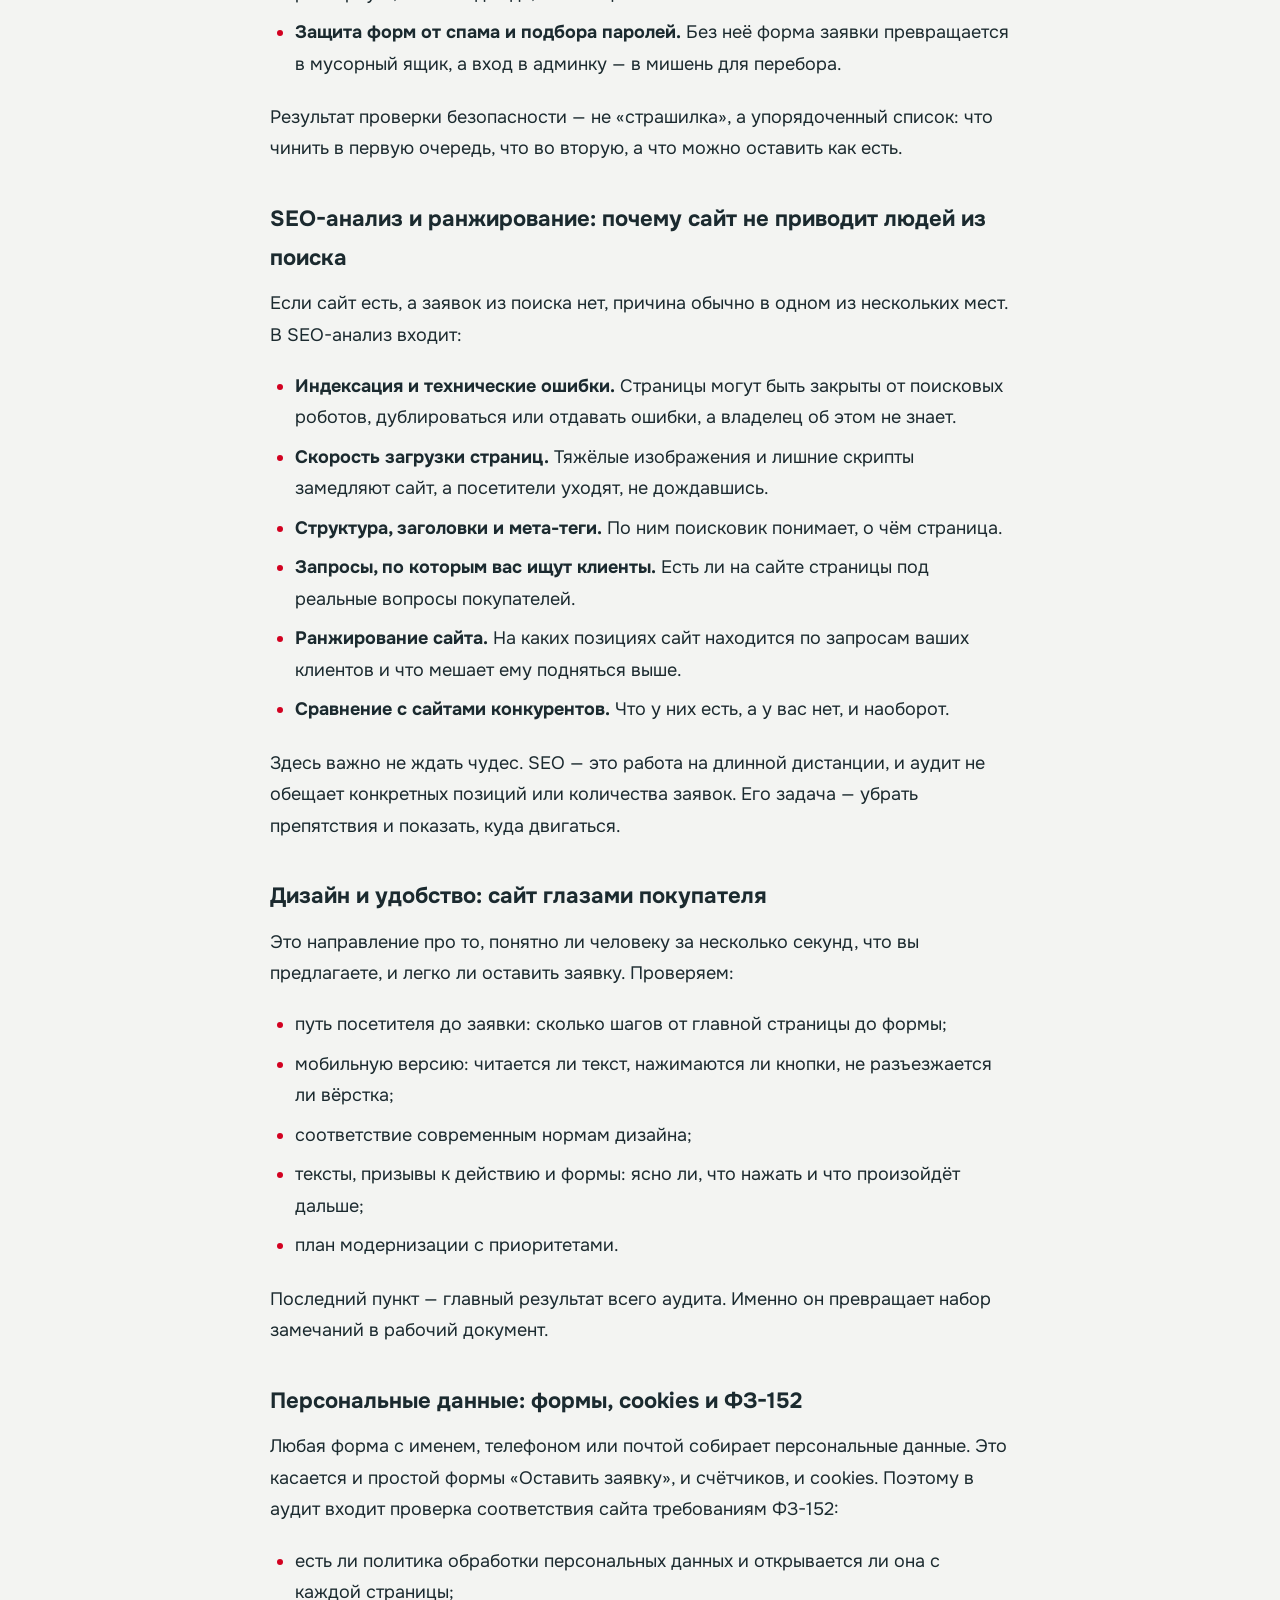
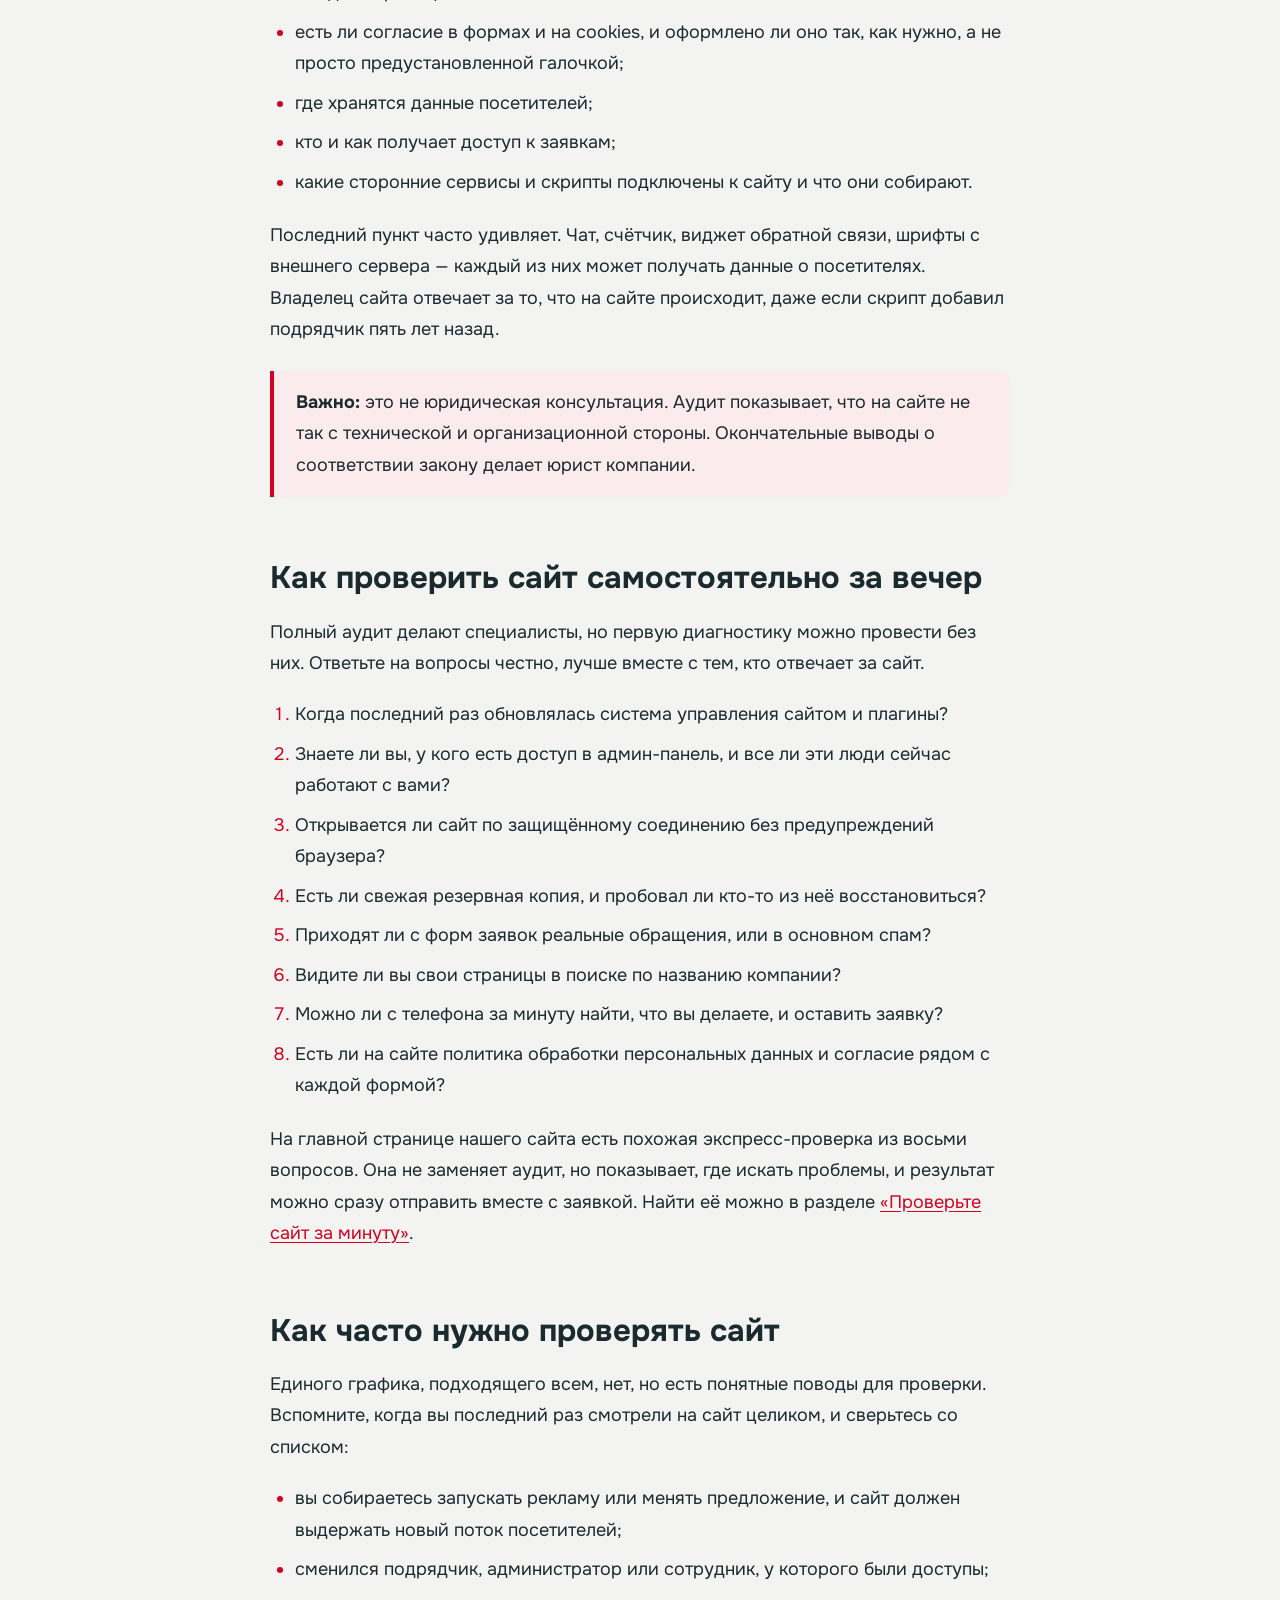
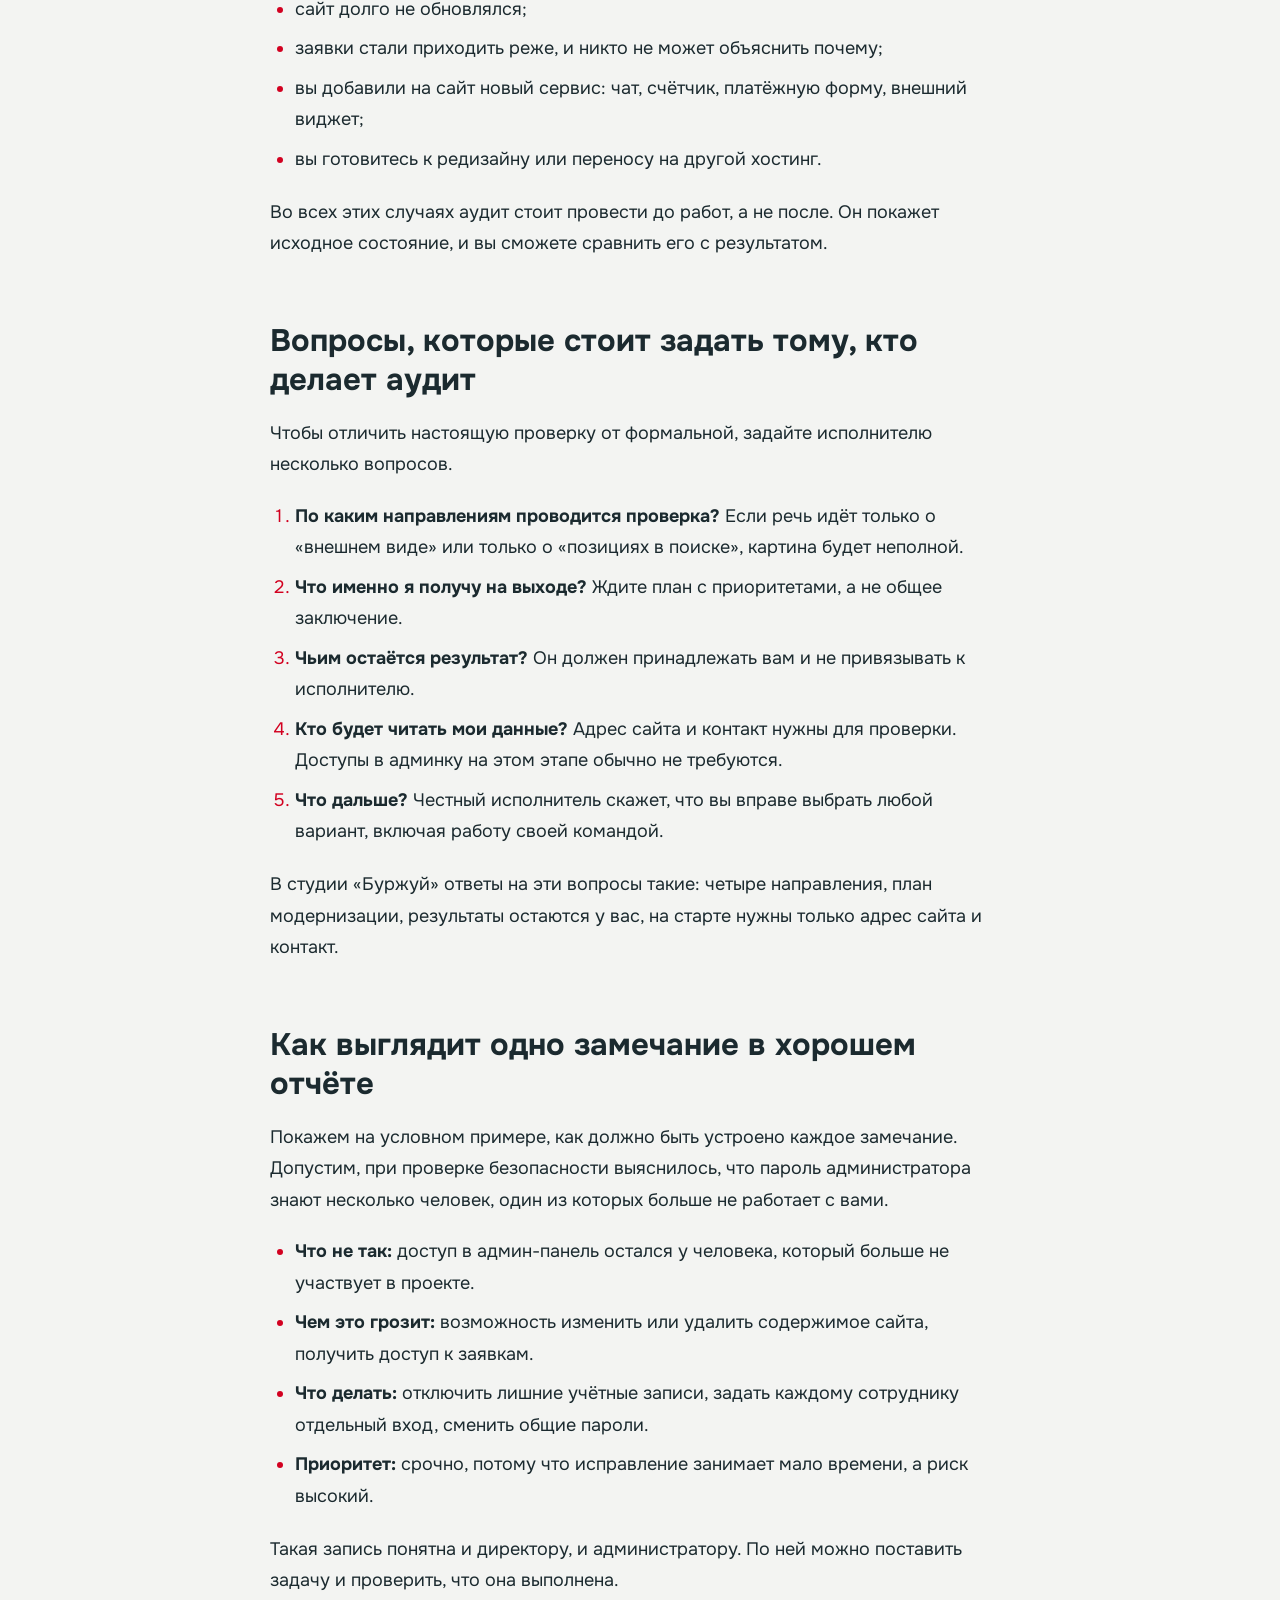
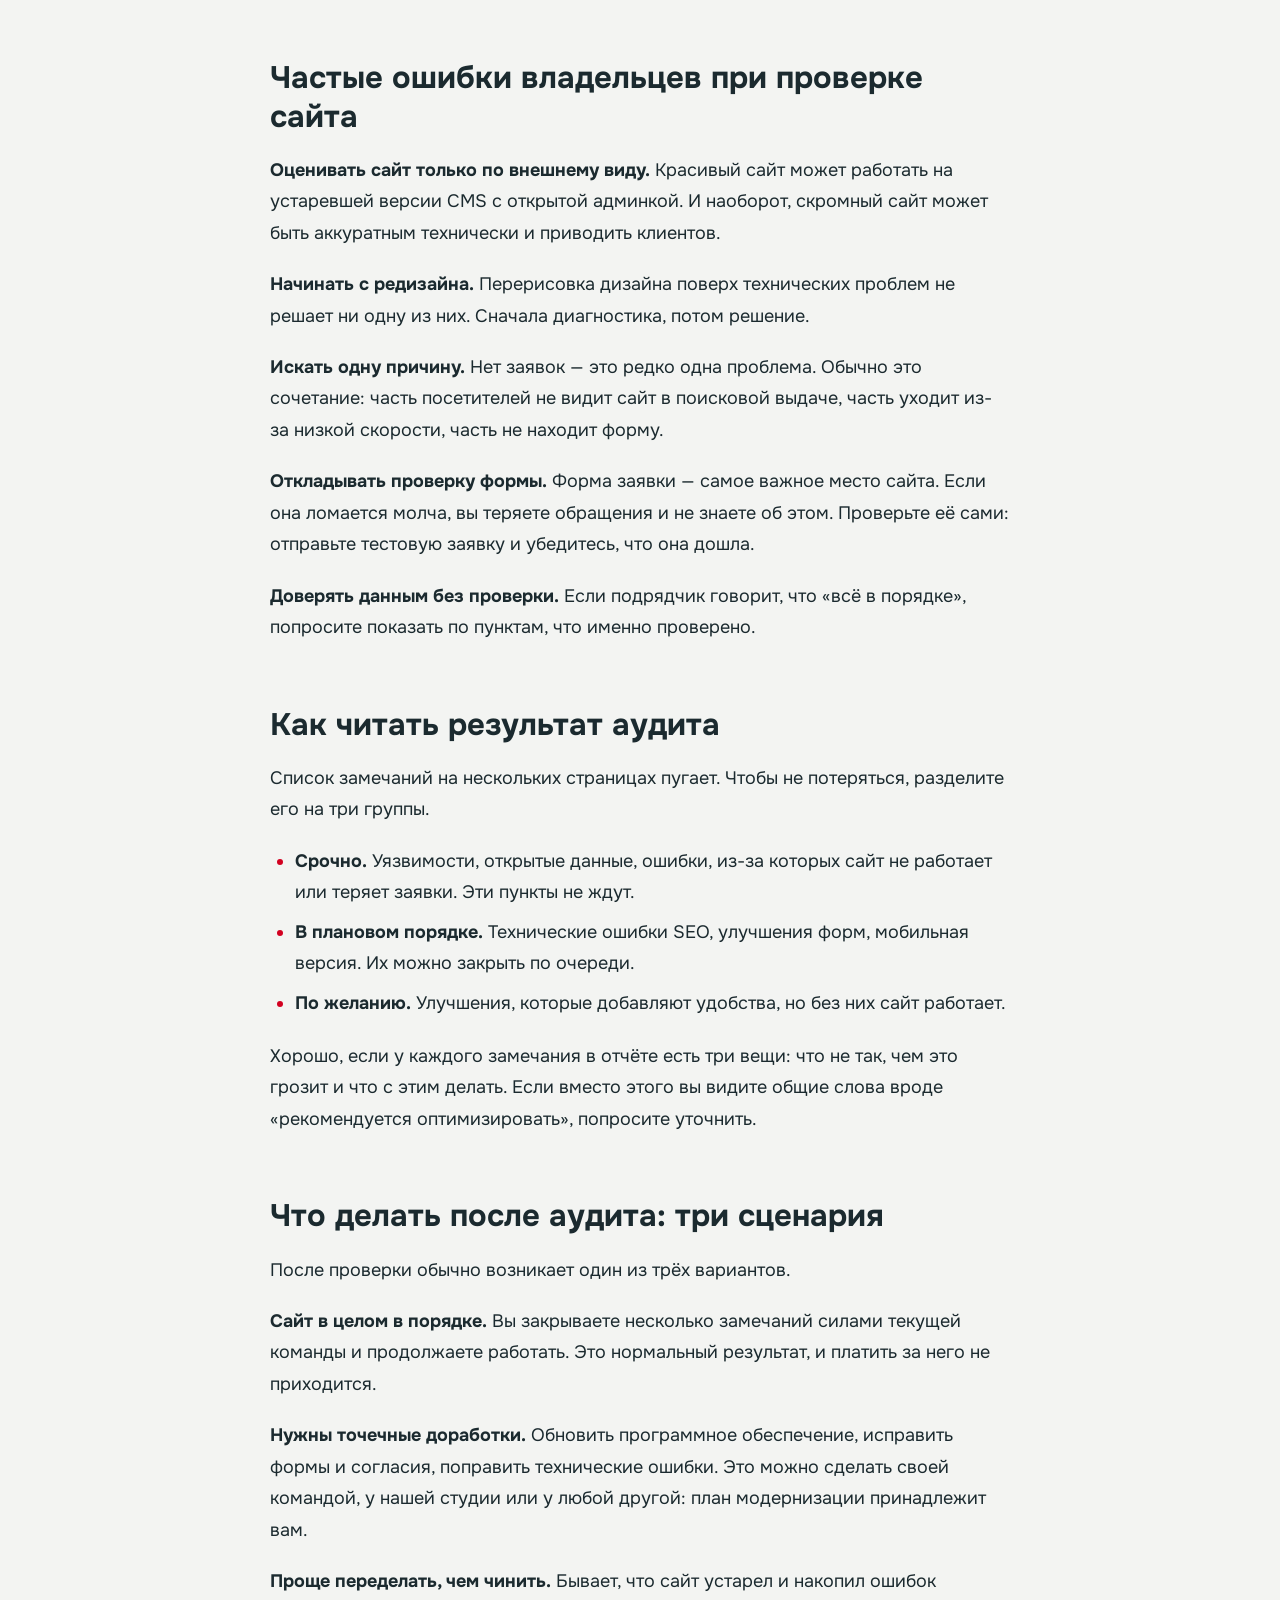
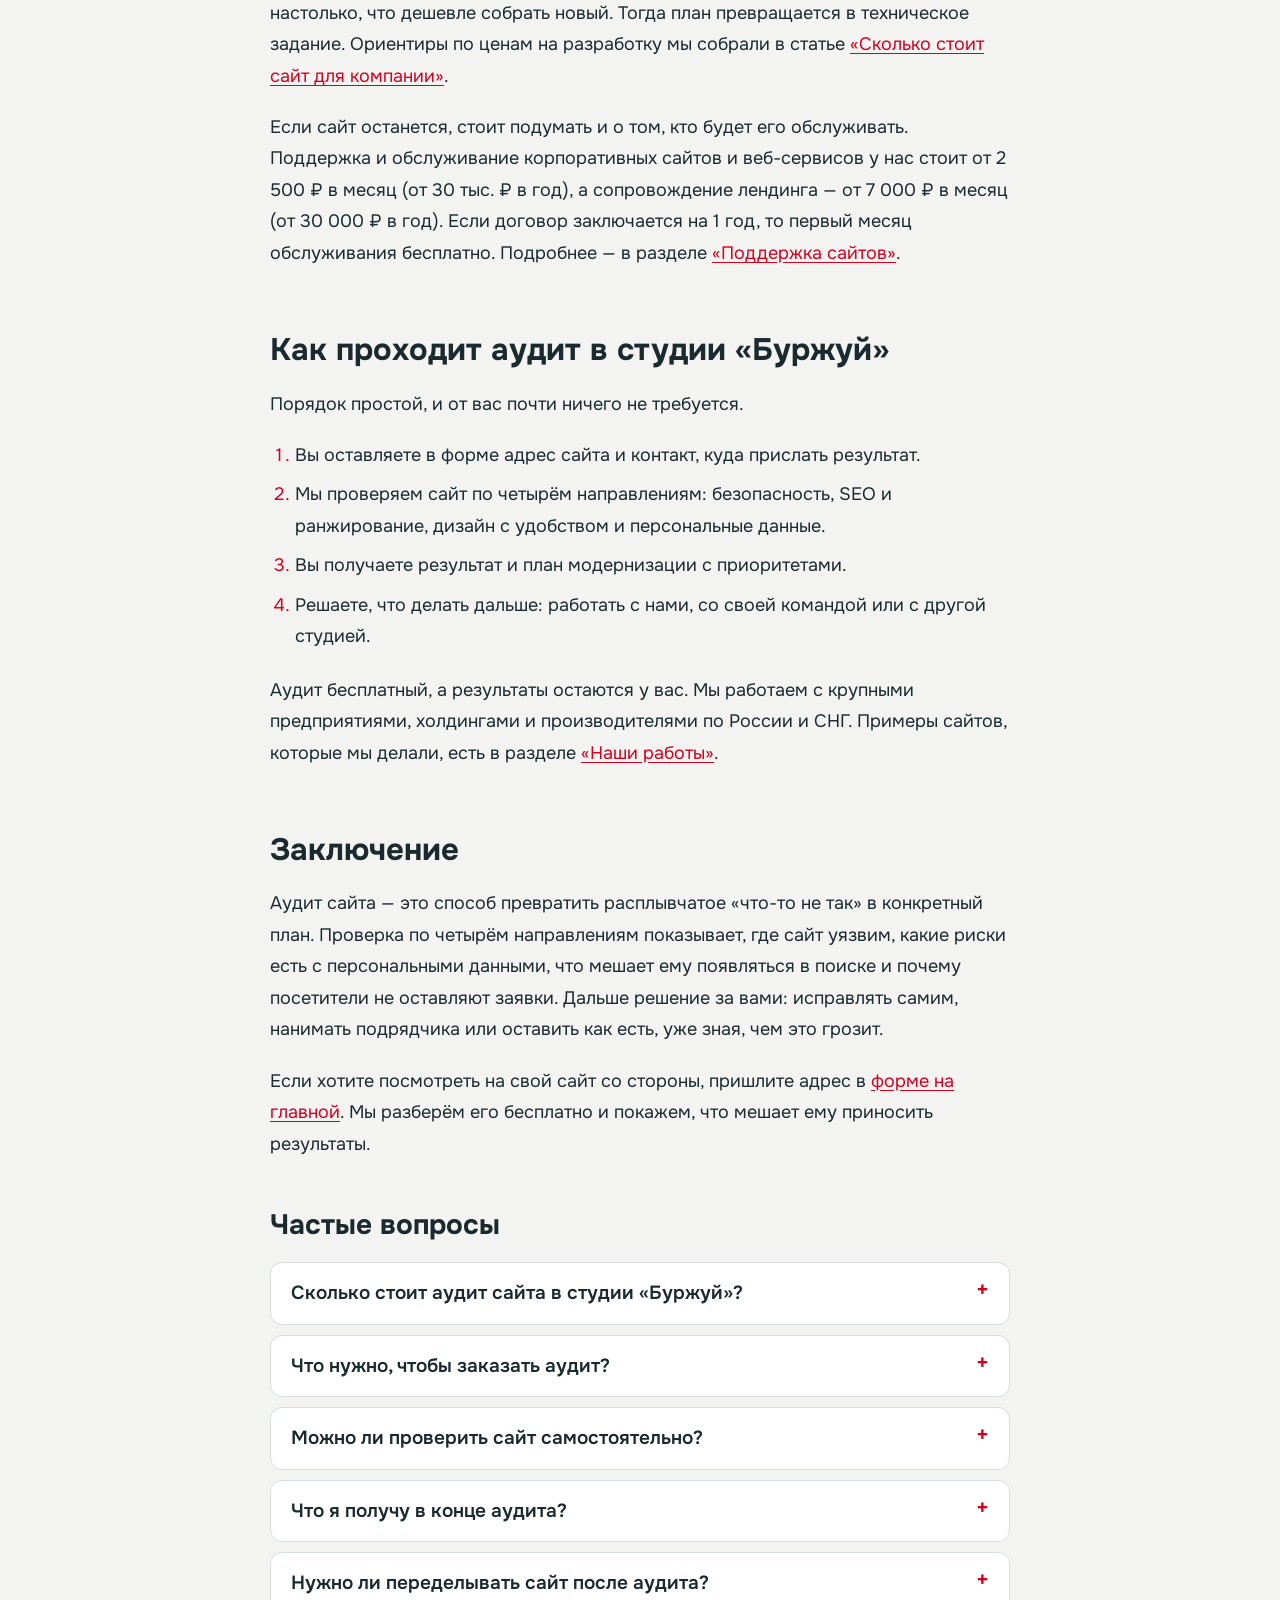
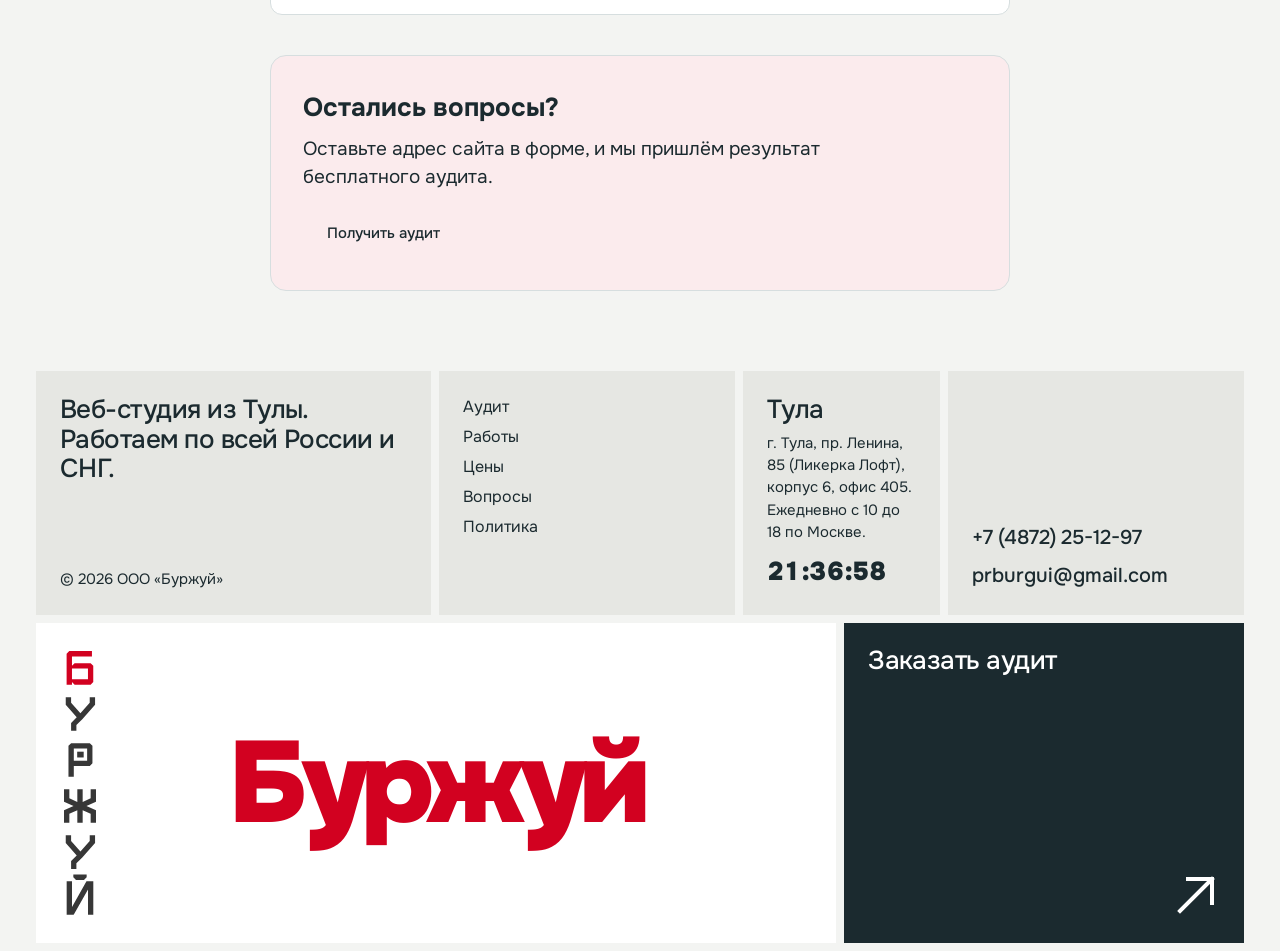
<file: blog/preview/b4c260261b72/audit-sajta-dlya-biznesa/index.html>
<!DOCTYPE html>
<html lang="ru">
<head>
<meta charset="UTF-8">
<meta name="viewport" content="width=device-width, initial-scale=1.0">
<title>Аудит сайта для бизнеса: что проверять и зачем</title>
<meta name="description" content="Что входит в аудит корпоративного сайта: безопасность, SEO и ранжирование, удобство, персональные данные. Чек-лист для владельца и план действий по итогам проверки.">
<link rel="canonical" href="https://promo.prburgui.ru/blog/audit-sajta-dlya-biznesa/">
<meta name="robots" content="noindex, nofollow">
<meta property="og:type" content="article">
<meta property="og:title" content="Аудит сайта для бизнеса: что проверять и зачем">
<meta property="og:description" content="Что входит в аудит корпоративного сайта: безопасность, SEO и ранжирование, удобство, персональные данные. Чек-лист для владельца и план действий по итогам проверки.">
<meta property="og:url" content="https://promo.prburgui.ru/blog/audit-sajta-dlya-biznesa/">
<meta property="og:locale" content="ru_RU">

<link rel="alternate" type="application/rss+xml" title="Буржуй — блог" href="https://promo.prburgui.ru/feed.xml">
<meta name="theme-color" content="#D20120">
<link rel="icon" href="/img/favicon.ico">
<link rel="preconnect" href="https://fonts.googleapis.com">
<link rel="preconnect" href="https://fonts.gstatic.com" crossorigin>
<link href="https://fonts.googleapis.com/css2?family=Onest:wght@400;500;900&display=swap" rel="stylesheet">
<link rel="stylesheet" href="/styles.css">
<link rel="stylesheet" href="/blog/blog.css">
<link rel="stylesheet" href="/blog/blog.css">

</head>
<body class="b-page">
<header class="header" id="header" data-tone="red">
  <div class="header__inner">
    <a class="brand" href="/#top" aria-label="Буржуй — на главную">Буржуй</a>
    <nav class="nav" id="nav" aria-label="Основное меню">
      <a href="/#audit">Аудит</a>
      <a href="/#works">Работы</a>
      <a href="/#prices">Цены</a>
      <a href="/#faq">Вопросы</a>
    <!-- BLOGNAV:START --><!-- BLOGNAV:END --></nav>
    <a class="btn btn--head magnet" href="/#contact"><span>Получить аудит</span></a>
  </div>
</header>
<main class="blog">

<article class="b-article">
  <nav class="b-crumbs" aria-label="Хлебные крошки"><a href="/">Главная</a><span>/</span><a href="/blog/">Блог</a></nav>
  <div class="b-preview">Черновик статьи. Эта страница не индексируется и не видна в блоге.</div>
  <header class="b-head">
    <div class="b-meta"><span class="b-chip">Аудит сайта</span><time datetime="2026-11-25">25 ноября 2026</time><span>11 мин чтения</span></div>
    <h1>Аудит сайта для бизнеса: что проверять и как читать результат</h1>
    <p class="b-lead">Что входит в аудит корпоративного сайта: безопасность, SEO и ранжирование, удобство, персональные данные. Чек-лист для владельца и план действий по итогам проверки.</p>
    <p class="b-author">Автор: Буржуй</p>
  </header>
  
  <nav class="b-toc" aria-label="Содержание"><strong>Содержание</strong><ol><li><a href="#chto-takoe-audit-sayta-i-chem-on-otlichaetsya-ot-posmotreli-">Что такое аудит сайта и чем он отличается от «посмотрели и сказали»</a></li><li><a href="#kakie-napravleniya-proveryayut-v-audite-korporativnogo-sayta">Какие направления проверяют в аудите корпоративного сайта</a></li><li><a href="#kak-proverit-sayt-samostoyatelno-za-vecher">Как проверить сайт самостоятельно за вечер</a></li><li><a href="#kak-chasto-nuzhno-proveryat-sayt">Как часто нужно проверять сайт</a></li><li><a href="#voprosy-kotorye-stoit-zadat-tomu-kto-delaet-audit">Вопросы, которые стоит задать тому, кто делает аудит</a></li><li><a href="#kak-vyglyadit-odno-zamechanie-v-horoshem-otchete">Как выглядит одно замечание в хорошем отчёте</a></li><li><a href="#chastye-oshibki-vladelcev-pri-proverke-sayta">Частые ошибки владельцев при проверке сайта</a></li><li><a href="#kak-chitat-rezultat-audita">Как читать результат аудита</a></li><li><a href="#chto-delat-posle-audita-tri-scenariya">Что делать после аудита: три сценария</a></li><li><a href="#kak-prohodit-audit-v-studii-burzhuy">Как проходит аудит в студии «Буржуй»</a></li><li><a href="#zaklyuchenie">Заключение</a></li></ol></nav>
  <div class="b-content"><p>Аудит сайта — это проверка, которая отвечает на три вопроса: безопасен ли сайт, не создаёт ли он юридических рисков и приводит ли он клиентов. Для корпоративного сайта разумно смотреть на четыре направления: безопасность, SEO и ранжирование сайта, удобство для посетителя и персональные данные. По итогам вы получаете не абстрактное заключение, а список конкретных правок в порядке важности.</p>
<p>Ниже разберём, что именно входит в такую проверку, как читать результат и что делать, если нашлось много замечаний. Материал основан на том, как устроен аудит в студии «Буржуй»: мы проверяем сайты предприятий, холдингов и производителей и делаем это за свой счёт.</p>
<h2 id="chto-takoe-audit-sayta-i-chem-on-otlichaetsya-ot-posmotreli-">Что такое аудит сайта и чем он отличается от «посмотрели и сказали»</h2>
<p>Многие владельцы бизнеса знакомы с аудитом в таком виде: кто-то открыл сайт, пролистал и сказал, что «надо бы посвежее» или «давно не обновляли». Это мнение, а не аудит. Мнение нельзя положить в основу бюджета, потому что непонятно, что именно чинить и сколько это стоит.</p>
<p>Настоящий аудит устроен иначе:</p>
<ul><li>у него есть список проверок, одинаковый для любого сайта;</li><li>по каждому пункту есть ответ: в порядке, есть замечание или нужно срочно исправить;</li><li>в конце замечания собраны в план с приоритетами;</li><li>по плану можно получить оценку работ и решить, делать их самим, нанять подрядчика или не делать.</li></ul>
<p>Хороший аудит экономит деньги в обоих направлениях. Он не даёт потратить бюджет на редизайн, когда проблема в формах и индексации. И не даёт откладывать исправление уязвимости, когда сайт внешне выглядит прилично.</p>
<h2 id="kakie-napravleniya-proveryayut-v-audite-korporativnogo-sayta">Какие направления проверяют в аудите корпоративного сайта</h2>
<p>Мы смотрим на сайт по четырём направлениям. Каждое отвечает на свой вопрос, и ни одно не заменяет другое.</p>
<div class="b-table"><table><thead><tr><th>Направление</th><th>Главный вопрос</th><th>Что получает владелец</th></tr></thead><tbody><tr><td>Безопасность</td><td>Можно ли сайт взломать или потерять данные</td><td>Список слабых мест и порядок их исправления</td></tr><tr><td>SEO-анализ и ранжирование сайта</td><td>Почему сайт не приводит людей из поиска и на каких позициях он находится</td><td>Технические ошибки, позиции по запросам и сравнение с сайтами конкурентов</td></tr><tr><td>Дизайн и удобство</td><td>Понятно ли предложение и легко ли оставить заявку</td><td>План модернизации с приоритетами</td></tr><tr><td>Персональные данные</td><td>Соответствует ли сайт ФЗ-152</td><td>Перечень того, что исправить, чтобы не получить претензий</td></tr></tbody></table></div>
<h3 id="bezopasnost-slabye-mesta-ranshe-chem-ih-naydut-postoronnie">Безопасность: слабые места раньше, чем их найдут посторонние</h3>
<p>Сайт, на котором лежат формы заявок и доступ в админ-панель, — это дверь в бизнес. Если её не запирать, рано или поздно кто-нибудь зайдёт. В проверку безопасности входят:</p>
<ul><li><strong>Версии CMS, плагинов и серверного ПО.</strong> Устаревшие версии — самая частая причина взломов, потому что их уязвимости давно известны.</li><li><strong>Доступы, роли и пароли администраторов.</strong> Кто может заходить в админку, не остались ли учётные записи бывших подрядчиков и сотрудников, нет ли общих паролей.</li><li><strong>Защита соединения (HTTPS) и заголовков.</strong> Данные из форм не должны ходить по сети открытым текстом.</li><li><strong>Резервные копии и восстановление.</strong> Копия, которую ни разу не пробовали развернуть, — это надежда, а не защита.</li><li><strong>Защита форм от спама и подбора паролей.</strong> Без неё форма заявки превращается в мусорный ящик, а вход в админку — в мишень для перебора.</li></ul>
<p>Результат проверки безопасности — не «страшилка», а упорядоченный список: что чинить в первую очередь, что во вторую, а что можно оставить как есть.</p>
<h3 id="seo-analiz-i-ranzhirovanie-pochemu-sayt-ne-privodit-lyudey-i">SEO-анализ и ранжирование: почему сайт не приводит людей из поиска</h3>
<p>Если сайт есть, а заявок из поиска нет, причина обычно в одном из нескольких мест. В SEO-анализ входит:</p>
<ul><li><strong>Индексация и технические ошибки.</strong> Страницы могут быть закрыты от поисковых роботов, дублироваться или отдавать ошибки, а владелец об этом не знает.</li><li><strong>Скорость загрузки страниц.</strong> Тяжёлые изображения и лишние скрипты замедляют сайт, а посетители уходят, не дождавшись.</li><li><strong>Структура, заголовки и мета-теги.</strong> По ним поисковик понимает, о чём страница.</li><li><strong>Запросы, по которым вас ищут клиенты.</strong> Есть ли на сайте страницы под реальные вопросы покупателей.</li><li><strong>Ранжирование сайта.</strong> На каких позициях сайт находится по запросам ваших клиентов и что мешает ему подняться выше.</li><li><strong>Сравнение с сайтами конкурентов.</strong> Что у них есть, а у вас нет, и наоборот.</li></ul>
<p>Здесь важно не ждать чудес. SEO — это работа на длинной дистанции, и аудит не обещает конкретных позиций или количества заявок. Его задача — убрать препятствия и показать, куда двигаться.</p>
<h3 id="dizayn-i-udobstvo-sayt-glazami-pokupatelya">Дизайн и удобство: сайт глазами покупателя</h3>
<p>Это направление про то, понятно ли человеку за несколько секунд, что вы предлагаете, и легко ли оставить заявку. Проверяем:</p>
<ul><li>путь посетителя до заявки: сколько шагов от главной страницы до формы;</li><li>мобильную версию: читается ли текст, нажимаются ли кнопки, не разъезжается ли вёрстка;</li><li>соответствие современным нормам дизайна;</li><li>тексты, призывы к действию и формы: ясно ли, что нажать и что произойдёт дальше;</li><li>план модернизации с приоритетами.</li></ul>
<p>Последний пункт — главный результат всего аудита. Именно он превращает набор замечаний в рабочий документ.</p>
<h3 id="personalnye-dannye-formy-cookies-i-fz-152">Персональные данные: формы, cookies и ФЗ-152</h3>
<p>Любая форма с именем, телефоном или почтой собирает персональные данные. Это касается и простой формы «Оставить заявку», и счётчиков, и cookies. Поэтому в аудит входит проверка соответствия сайта требованиям ФЗ-152:</p>
<ul><li>есть ли политика обработки персональных данных и открывается ли она с каждой страницы;</li><li>есть ли согласие в формах и на cookies, и оформлено ли оно так, как нужно, а не просто предустановленной галочкой;</li><li>где хранятся данные посетителей;</li><li>кто и как получает доступ к заявкам;</li><li>какие сторонние сервисы и скрипты подключены к сайту и что они собирают.</li></ul>
<p>Последний пункт часто удивляет. Чат, счётчик, виджет обратной связи, шрифты с внешнего сервера — каждый из них может получать данные о посетителях. Владелец сайта отвечает за то, что на сайте происходит, даже если скрипт добавил подрядчик пять лет назад.</p>
<blockquote><p><strong>Важно:</strong> это не юридическая консультация. Аудит показывает, что на сайте не так с технической и организационной стороны. Окончательные выводы о соответствии закону делает юрист компании.</p></blockquote>
<h2 id="kak-proverit-sayt-samostoyatelno-za-vecher">Как проверить сайт самостоятельно за вечер</h2>
<p>Полный аудит делают специалисты, но первую диагностику можно провести без них. Ответьте на вопросы честно, лучше вместе с тем, кто отвечает за сайт.</p>
<ol><li>Когда последний раз обновлялась система управления сайтом и плагины?</li><li>Знаете ли вы, у кого есть доступ в админ-панель, и все ли эти люди сейчас работают с вами?</li><li>Открывается ли сайт по защищённому соединению без предупреждений браузера?</li><li>Есть ли свежая резервная копия, и пробовал ли кто-то из неё восстановиться?</li><li>Приходят ли с форм заявок реальные обращения, или в основном спам?</li><li>Видите ли вы свои страницы в поиске по названию компании?</li><li>Можно ли с телефона за минуту найти, что вы делаете, и оставить заявку?</li><li>Есть ли на сайте политика обработки персональных данных и согласие рядом с каждой формой?</li></ol>
<p>На главной странице нашего сайта есть похожая экспресс-проверка из восьми вопросов. Она не заменяет аудит, но показывает, где искать проблемы, и результат можно сразу отправить вместе с заявкой. Найти её можно в разделе <a href="/#check">«Проверьте сайт за минуту»</a>.</p>
<h2 id="kak-chasto-nuzhno-proveryat-sayt">Как часто нужно проверять сайт</h2>
<p>Единого графика, подходящего всем, нет, но есть понятные поводы для проверки. Вспомните, когда вы последний раз смотрели на сайт целиком, и сверьтесь со списком:</p>
<ul><li>вы собираетесь запускать рекламу или менять предложение, и сайт должен выдержать новый поток посетителей;</li><li>сменился подрядчик, администратор или сотрудник, у которого были доступы;</li><li>сайт долго не обновлялся;</li><li>заявки стали приходить реже, и никто не может объяснить почему;</li><li>вы добавили на сайт новый сервис: чат, счётчик, платёжную форму, внешний виджет;</li><li>вы готовитесь к редизайну или переносу на другой хостинг.</li></ul>
<p>Во всех этих случаях аудит стоит провести до работ, а не после. Он покажет исходное состояние, и вы сможете сравнить его с результатом.</p>
<h2 id="voprosy-kotorye-stoit-zadat-tomu-kto-delaet-audit">Вопросы, которые стоит задать тому, кто делает аудит</h2>
<p>Чтобы отличить настоящую проверку от формальной, задайте исполнителю несколько вопросов.</p>
<ol><li><strong>По каким направлениям проводится проверка?</strong> Если речь идёт только о «внешнем виде» или только о «позициях в поиске», картина будет неполной.</li><li><strong>Что именно я получу на выходе?</strong> Ждите план с приоритетами, а не общее заключение.</li><li><strong>Чьим остаётся результат?</strong> Он должен принадлежать вам и не привязывать к исполнителю.</li><li><strong>Кто будет читать мои данные?</strong> Адрес сайта и контакт нужны для проверки. Доступы в админку на этом этапе обычно не требуются.</li><li><strong>Что дальше?</strong> Честный исполнитель скажет, что вы вправе выбрать любой вариант, включая работу своей командой.</li></ol>
<p>В студии «Буржуй» ответы на эти вопросы такие: четыре направления, план модернизации, результаты остаются у вас, на старте нужны только адрес сайта и контакт.</p>
<h2 id="kak-vyglyadit-odno-zamechanie-v-horoshem-otchete">Как выглядит одно замечание в хорошем отчёте</h2>
<p>Покажем на условном примере, как должно быть устроено каждое замечание. Допустим, при проверке безопасности выяснилось, что пароль администратора знают несколько человек, один из которых больше не работает с вами.</p>
<ul><li><strong>Что не так:</strong> доступ в админ-панель остался у человека, который больше не участвует в проекте.</li><li><strong>Чем это грозит:</strong> возможность изменить или удалить содержимое сайта, получить доступ к заявкам.</li><li><strong>Что делать:</strong> отключить лишние учётные записи, задать каждому сотруднику отдельный вход, сменить общие пароли.</li><li><strong>Приоритет:</strong> срочно, потому что исправление занимает мало времени, а риск высокий.</li></ul>
<p>Такая запись понятна и директору, и администратору. По ней можно поставить задачу и проверить, что она выполнена.</p>
<h2 id="chastye-oshibki-vladelcev-pri-proverke-sayta">Частые ошибки владельцев при проверке сайта</h2>
<p><strong>Оценивать сайт только по внешнему виду.</strong> Красивый сайт может работать на устаревшей версии CMS с открытой админкой. И наоборот, скромный сайт может быть аккуратным технически и приводить клиентов.</p>
<p><strong>Начинать с редизайна.</strong> Перерисовка дизайна поверх технических проблем не решает ни одну из них. Сначала диагностика, потом решение.</p>
<p><strong>Искать одну причину.</strong> Нет заявок — это редко одна проблема. Обычно это сочетание: часть посетителей не видит сайт в поисковой выдаче, часть уходит из-за низкой скорости, часть не находит форму.</p>
<p><strong>Откладывать проверку формы.</strong> Форма заявки — самое важное место сайта. Если она ломается молча, вы теряете обращения и не знаете об этом. Проверьте её сами: отправьте тестовую заявку и убедитесь, что она дошла.</p>
<p><strong>Доверять данным без проверки.</strong> Если подрядчик говорит, что «всё в порядке», попросите показать по пунктам, что именно проверено.</p>
<h2 id="kak-chitat-rezultat-audita">Как читать результат аудита</h2>
<p>Список замечаний на нескольких страницах пугает. Чтобы не потеряться, разделите его на три группы.</p>
<ul><li><strong>Срочно.</strong> Уязвимости, открытые данные, ошибки, из-за которых сайт не работает или теряет заявки. Эти пункты не ждут.</li><li><strong>В плановом порядке.</strong> Технические ошибки SEO, улучшения форм, мобильная версия. Их можно закрыть по очереди.</li><li><strong>По желанию.</strong> Улучшения, которые добавляют удобства, но без них сайт работает.</li></ul>
<p>Хорошо, если у каждого замечания в отчёте есть три вещи: что не так, чем это грозит и что с этим делать. Если вместо этого вы видите общие слова вроде «рекомендуется оптимизировать», попросите уточнить.</p>
<h2 id="chto-delat-posle-audita-tri-scenariya">Что делать после аудита: три сценария</h2>
<p>После проверки обычно возникает один из трёх вариантов.</p>
<p><strong>Сайт в целом в порядке.</strong> Вы закрываете несколько замечаний силами текущей команды и продолжаете работать. Это нормальный результат, и платить за него не приходится.</p>
<p><strong>Нужны точечные доработки.</strong> Обновить программное обеспечение, исправить формы и согласия, поправить технические ошибки. Это можно сделать своей командой, у нашей студии или у любой другой: план модернизации принадлежит вам.</p>
<p><strong>Проще переделать, чем чинить.</strong> Бывает, что сайт устарел и накопил ошибок настолько, что дешевле собрать новый. Тогда план превращается в техническое задание. Ориентиры по ценам на разработку мы собрали в статье <a href="/blog/skolko-stoit-sajt-dlya-kompanii/">«Сколько стоит сайт для компании»</a>.</p>
<p>Если сайт останется, стоит подумать и о том, кто будет его обслуживать. Поддержка и обслуживание корпоративных сайтов и веб-сервисов у нас стоит от 2 500 ₽ в месяц (от 30 тыс. ₽ в год), а сопровождение лендинга — от 7 000 ₽ в месяц (от 30 000 ₽ в год). Если договор заключается на 1 год, то первый месяц обслуживания бесплатно. Подробнее — в разделе <a href="/#support">«Поддержка сайтов»</a>.</p>
<h2 id="kak-prohodit-audit-v-studii-burzhuy">Как проходит аудит в студии «Буржуй»</h2>
<p>Порядок простой, и от вас почти ничего не требуется.</p>
<ol><li>Вы оставляете в форме адрес сайта и контакт, куда прислать результат.</li><li>Мы проверяем сайт по четырём направлениям: безопасность, SEO и ранжирование, дизайн с удобством и персональные данные.</li><li>Вы получаете результат и план модернизации с приоритетами.</li><li>Решаете, что делать дальше: работать с нами, со своей командой или с другой студией.</li></ol>
<p>Аудит бесплатный, а результаты остаются у вас. Мы работаем с крупными предприятиями, холдингами и производителями по России и СНГ. Примеры сайтов, которые мы делали, есть в разделе <a href="/#works">«Наши работы»</a>.</p>
<h2 id="zaklyuchenie">Заключение</h2>
<p>Аудит сайта — это способ превратить расплывчатое «что-то не так» в конкретный план. Проверка по четырём направлениям показывает, где сайт уязвим, какие риски есть с персональными данными, что мешает ему появляться в поиске и почему посетители не оставляют заявки. Дальше решение за вами: исправлять самим, нанимать подрядчика или оставить как есть, уже зная, чем это грозит.</p>
<p>Если хотите посмотреть на свой сайт со стороны, пришлите адрес в <a href="/#contact">форме на главной</a>. Мы разберём его бесплатно и покажем, что мешает ему приносить результаты.</p></div>
  <section class="b-faq"><h2>Частые вопросы</h2><details><summary>Сколько стоит аудит сайта в студии «Буржуй»?</summary><p>Аудит бесплатный. Результаты и план модернизации остаются у вас: вы сами решаете, делать доработки с нами, своей командой или в другой студии.</p></details><details><summary>Что нужно, чтобы заказать аудит?</summary><p>Адрес сайта и контакт, куда прислать результат. Оба поля есть в форме внизу главной страницы.</p></details><details><summary>Можно ли проверить сайт самостоятельно?</summary><p>Часть пунктов можно. На главной странице есть экспресс-проверка из восьми вопросов: она показывает, где искать проблемы, но полный аудит не заменяет.</p></details><details><summary>Что я получу в конце аудита?</summary><p>План модернизации с приоритетами: что исправить в первую очередь, что можно отложить и какие работы дадут больше всего пользы для заявок.</p></details><details><summary>Нужно ли переделывать сайт после аудита?</summary><p>Не обязательно. Часто достаточно закрыть несколько пунктов: обновить программное обеспечение, поправить формы и согласия, исправить технические ошибки, провести полноценное SEO. Полная переработка нужна, когда исправлять дороже, чем сделать заново.</p></details></section>
  
  <aside class="b-cta"><h2>Остались вопросы?</h2><p>Оставьте адрес сайта в форме, и мы пришлём результат бесплатного аудита.</p><a class="btn btn--primary b-cta__btn" href="/#contact">Получить аудит</a></aside>
</article>

</main>
<footer class="foot" data-tone="paper">
  <div class="foot__row foot__row--top">
    <div class="ft ft--state"><p class="ft__say">Веб-студия из Тулы. Работаем по всей России и СНГ.</p><p class="ft__small">© <span id="year">2026</span> ООО «Буржуй»</p></div>
    <nav class="ft ft--nav" aria-label="Разделы"><a href="/#audit">Аудит</a><a href="/#works">Работы</a><a href="/#prices">Цены</a><a href="/#faq">Вопросы</a><a href="/privacy.html">Политика</a></nav>
    <div class="ft ft--city"><p class="ft__say">Тула</p><p class="ft__small">г. Тула, пр. Ленина, 85 (Ликерка Лофт), корпус 6, офис 405. Ежедневно с 10 до 18 по Москве.</p><p class="ft__time" id="tulaTime">—</p></div>
    <div class="ft ft--mail"><a class="ft__link" href="tel:+74872251297">+7 (4872) 25-12-97</a><a class="ft__link" href="mailto:prburgui@gmail.com">prburgui@gmail.com</a></div>
  </div>
  <div class="foot__row foot__row--bottom">
    <div class="ft ft--mark"><img class="ft__logo" src="/img/logo-stack.svg" width="34" height="280" alt=""><p class="ft__word" aria-hidden="true">Буржуй</p></div>
    <a class="ft ft--go" href="/#contact"><span>Заказать аудит</span><svg viewBox="0 0 48 48" width="48" height="48" aria-hidden="true"><path d="M8 40 40 8M16 8h24v24" fill="none" stroke="currentColor" stroke-width="4" stroke-linecap="square"/></svg></a>
  </div>
</footer>
<script src="/script.js" defer></script>
<!-- Yandex.Metrika counter -->
<script type="text/javascript">
    (function(m,e,t,r,i,k,a){
        m[i]=m[i]||function(){(m[i].a=m[i].a||[]).push(arguments)};
        m[i].l=1*new Date();
        for (var j = 0; j < document.scripts.length; j++) {if (document.scripts[j].src === r) { return; }}
        k=e.createElement(t),a=e.getElementsByTagName(t)[0],k.async=1,k.src=r,a.parentNode.insertBefore(k,a)
    })(window, document,'script','https://mc.yandex.ru/metrika/tag.js', 'ym');
    ym(214763, 'init', {referrer: document.referrer, url: location.href, accurateTrackBounce:true, trackLinks:true});
</script>
<noscript><div><img src="https://mc.yandex.ru/watch/214763" style="position:absolute; left:-9999px;" alt="" /></div></noscript>
<!-- /Yandex.Metrika counter -->
</body>
</html>
</file>
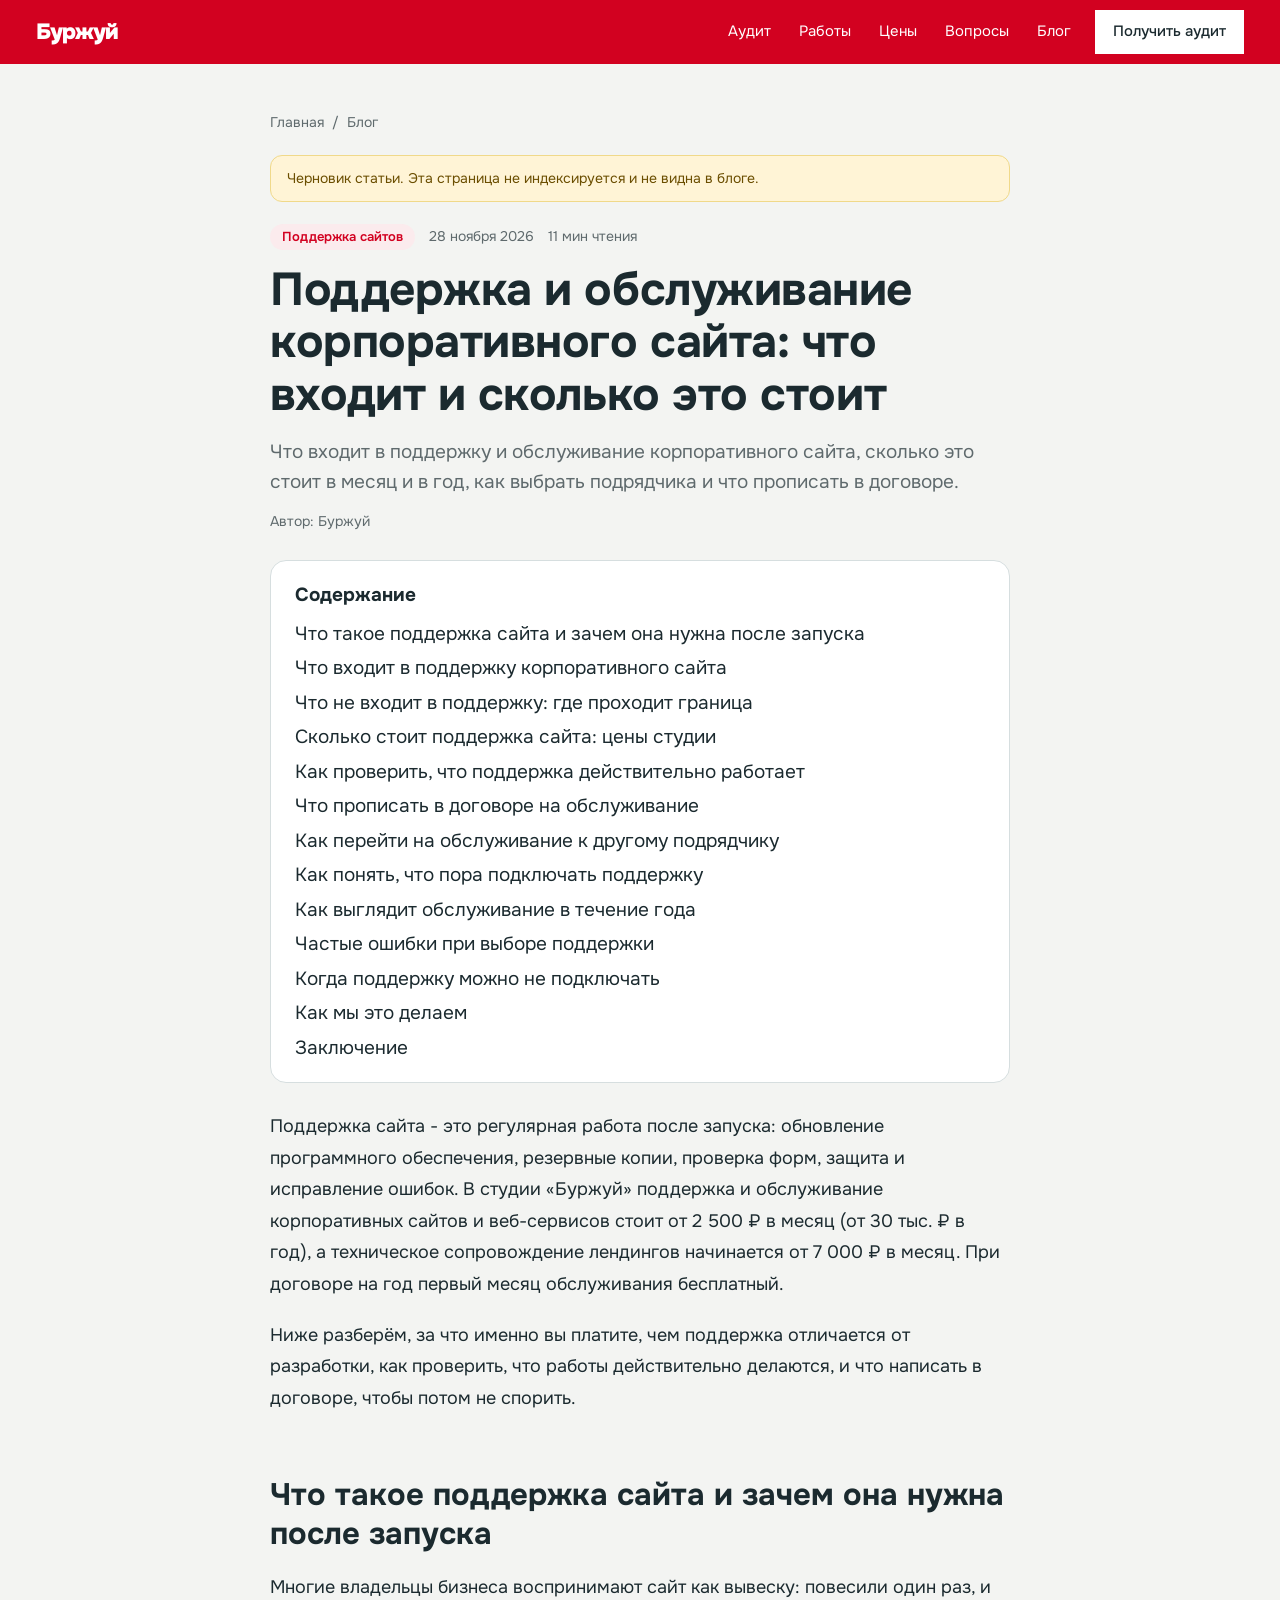
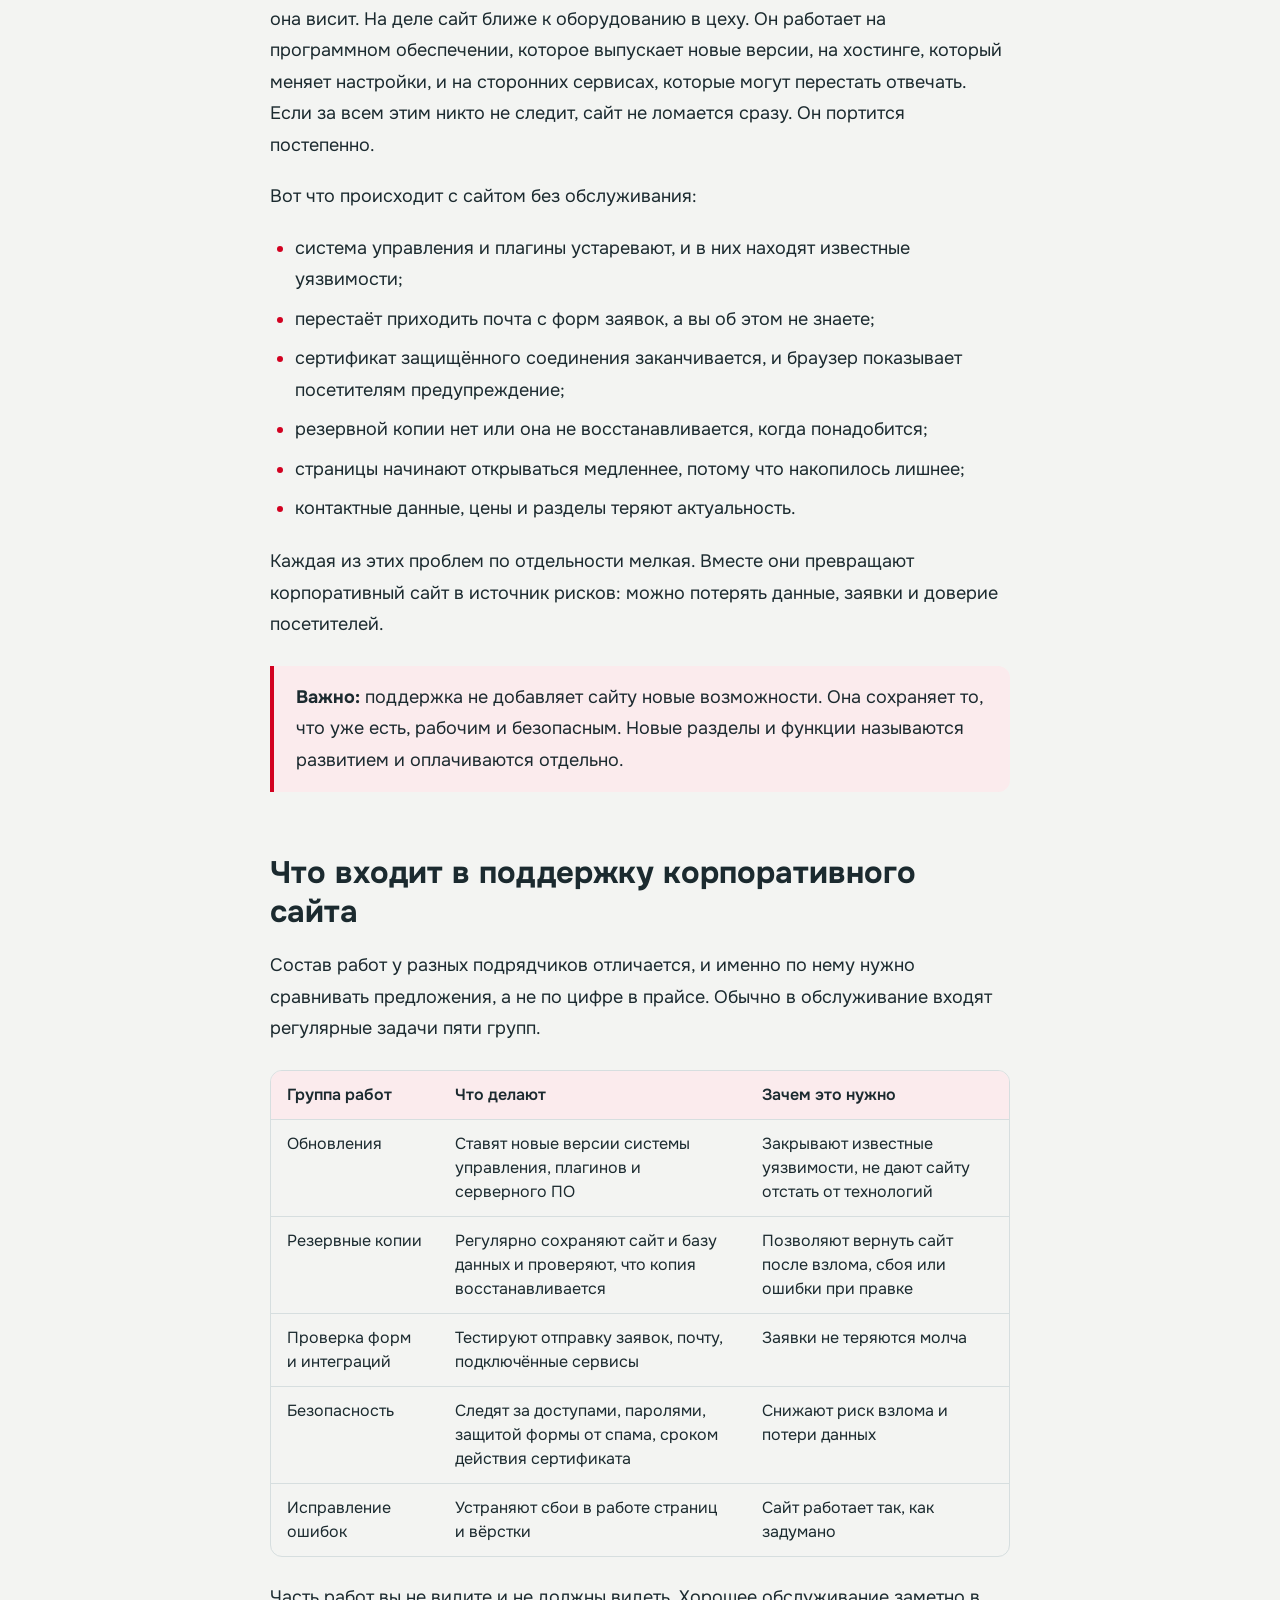
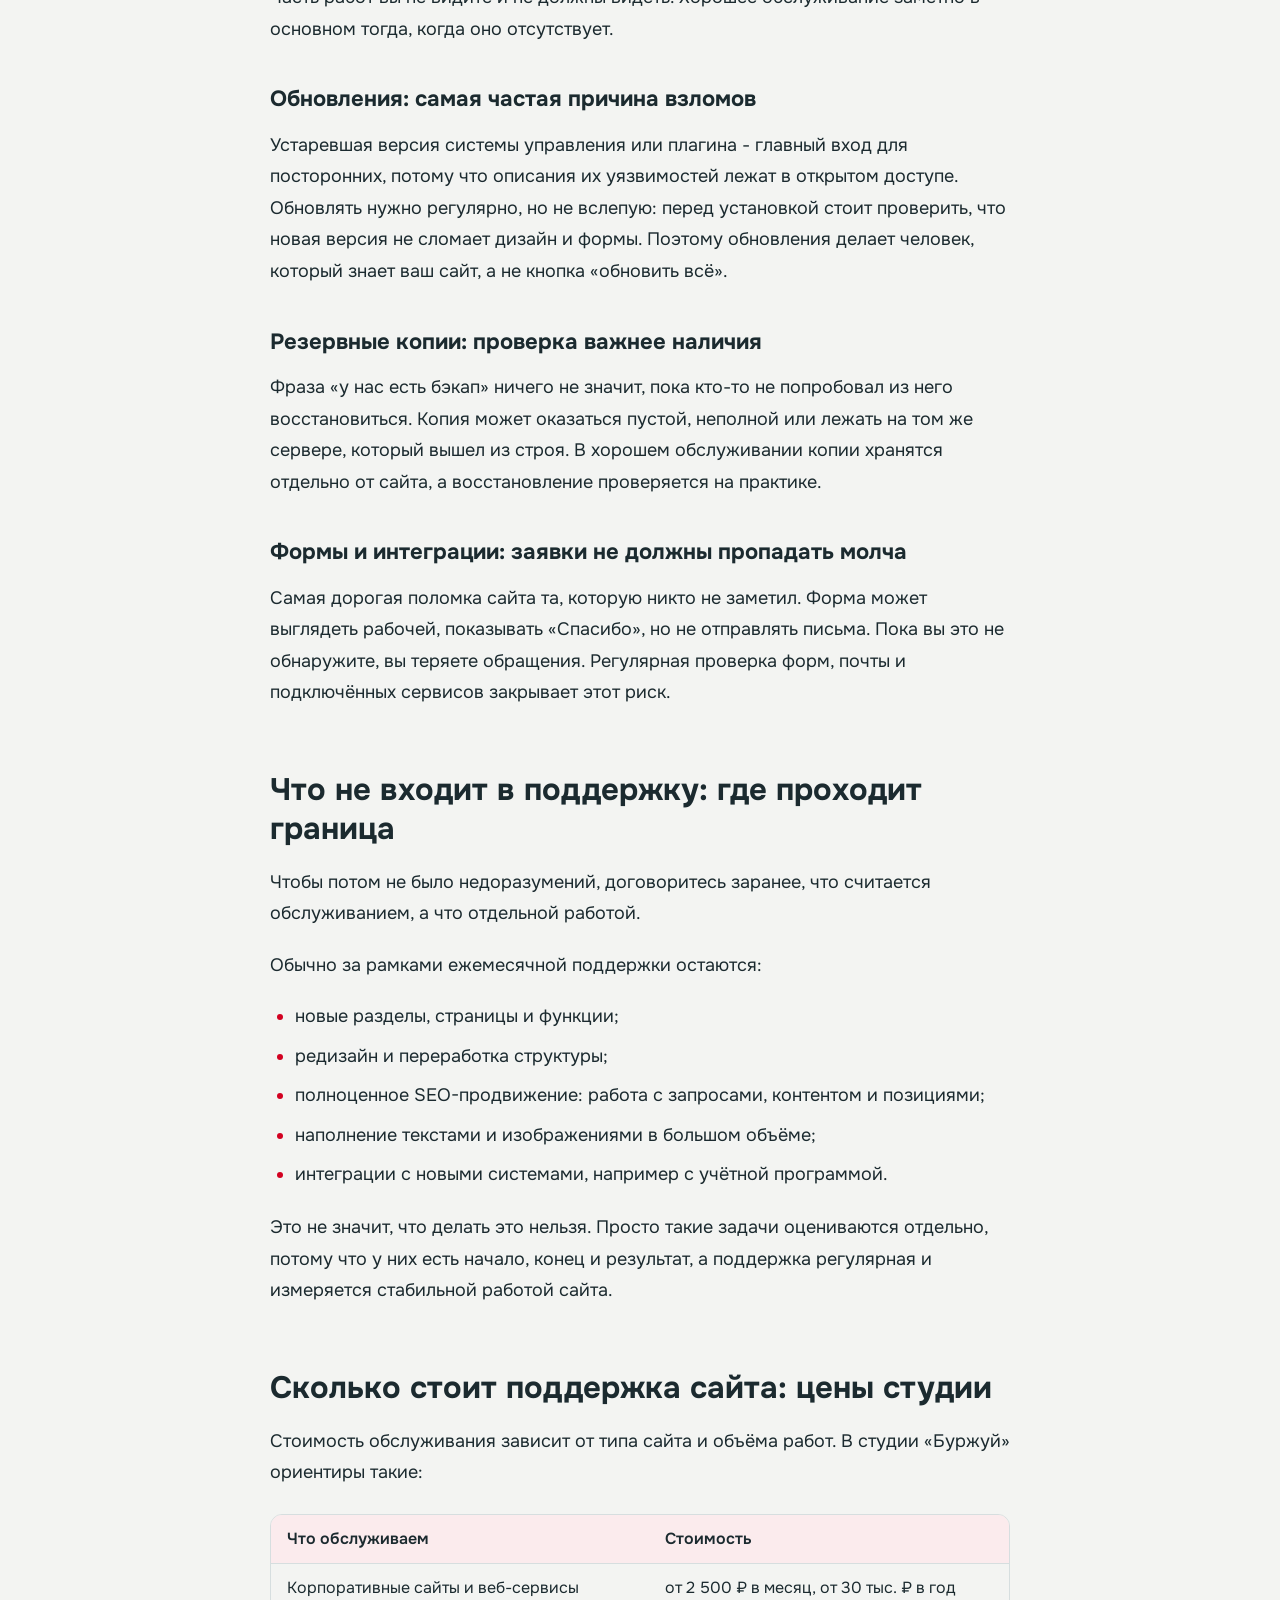
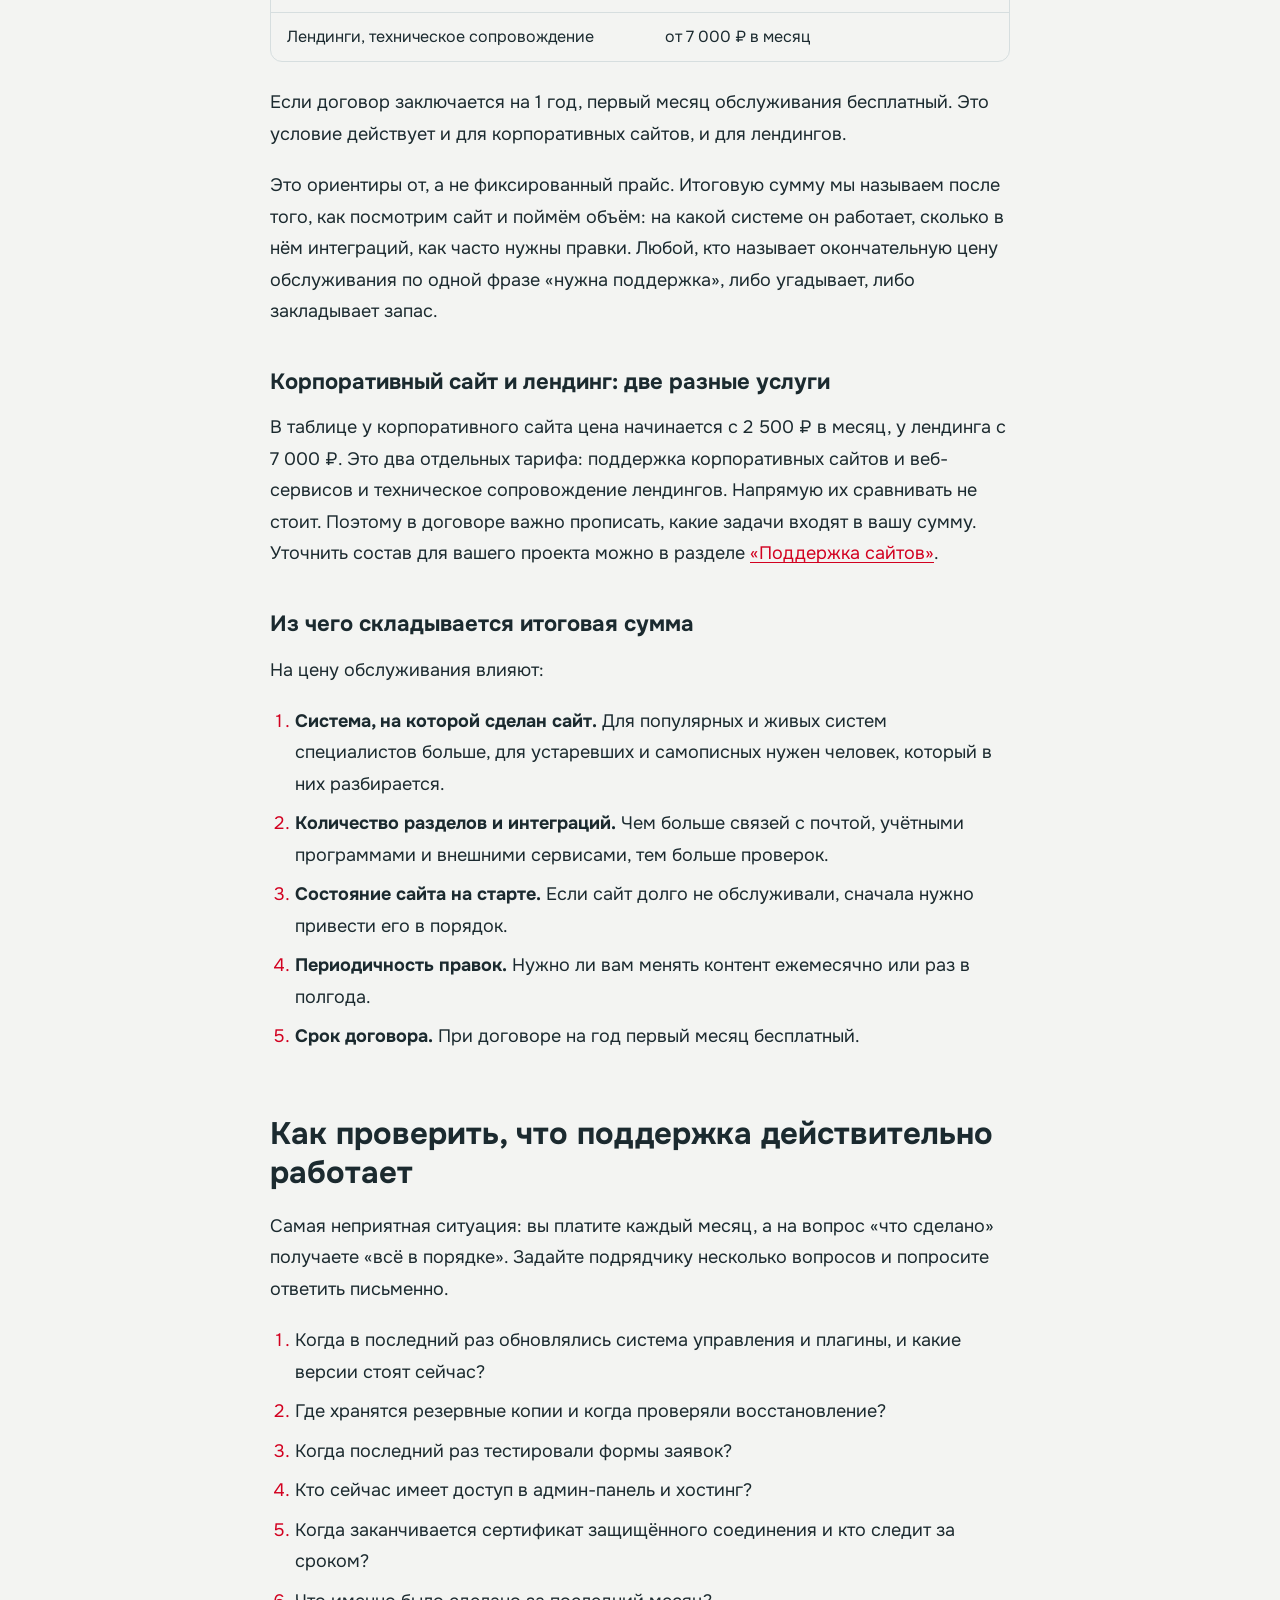
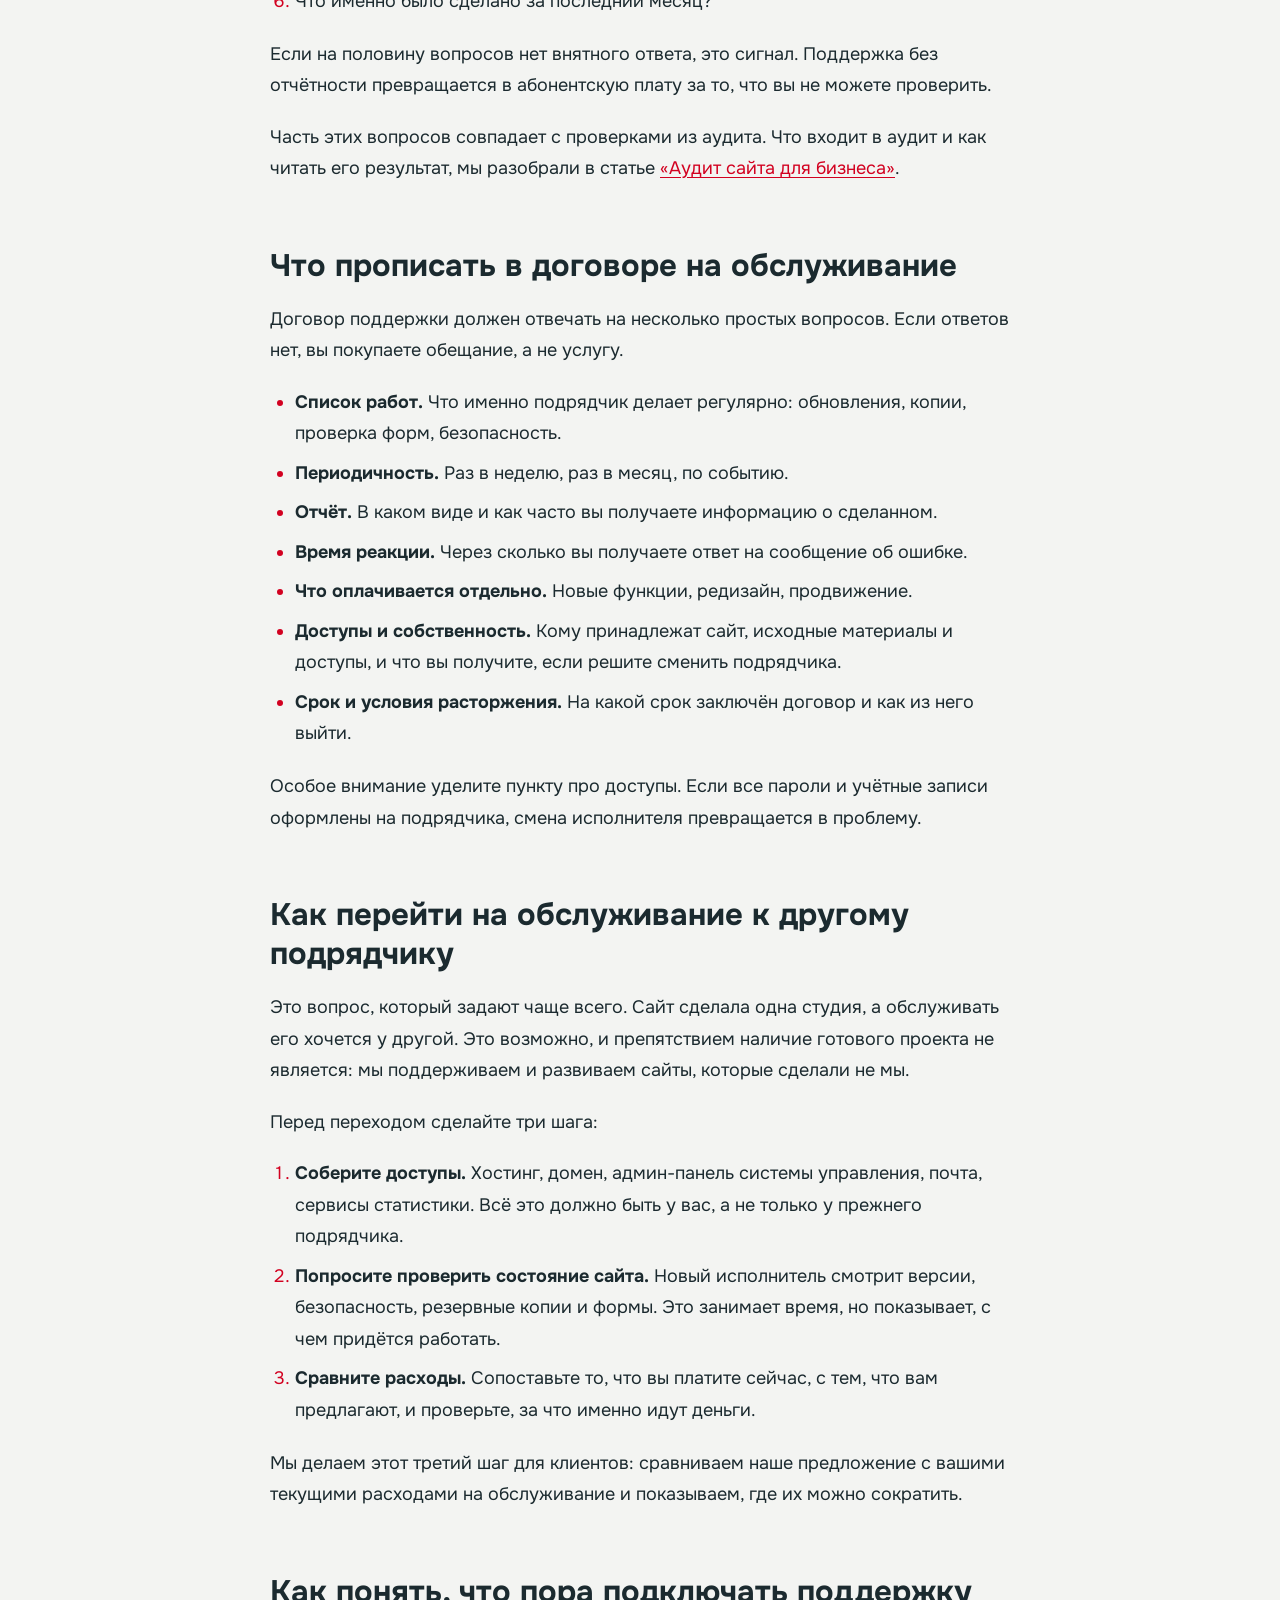
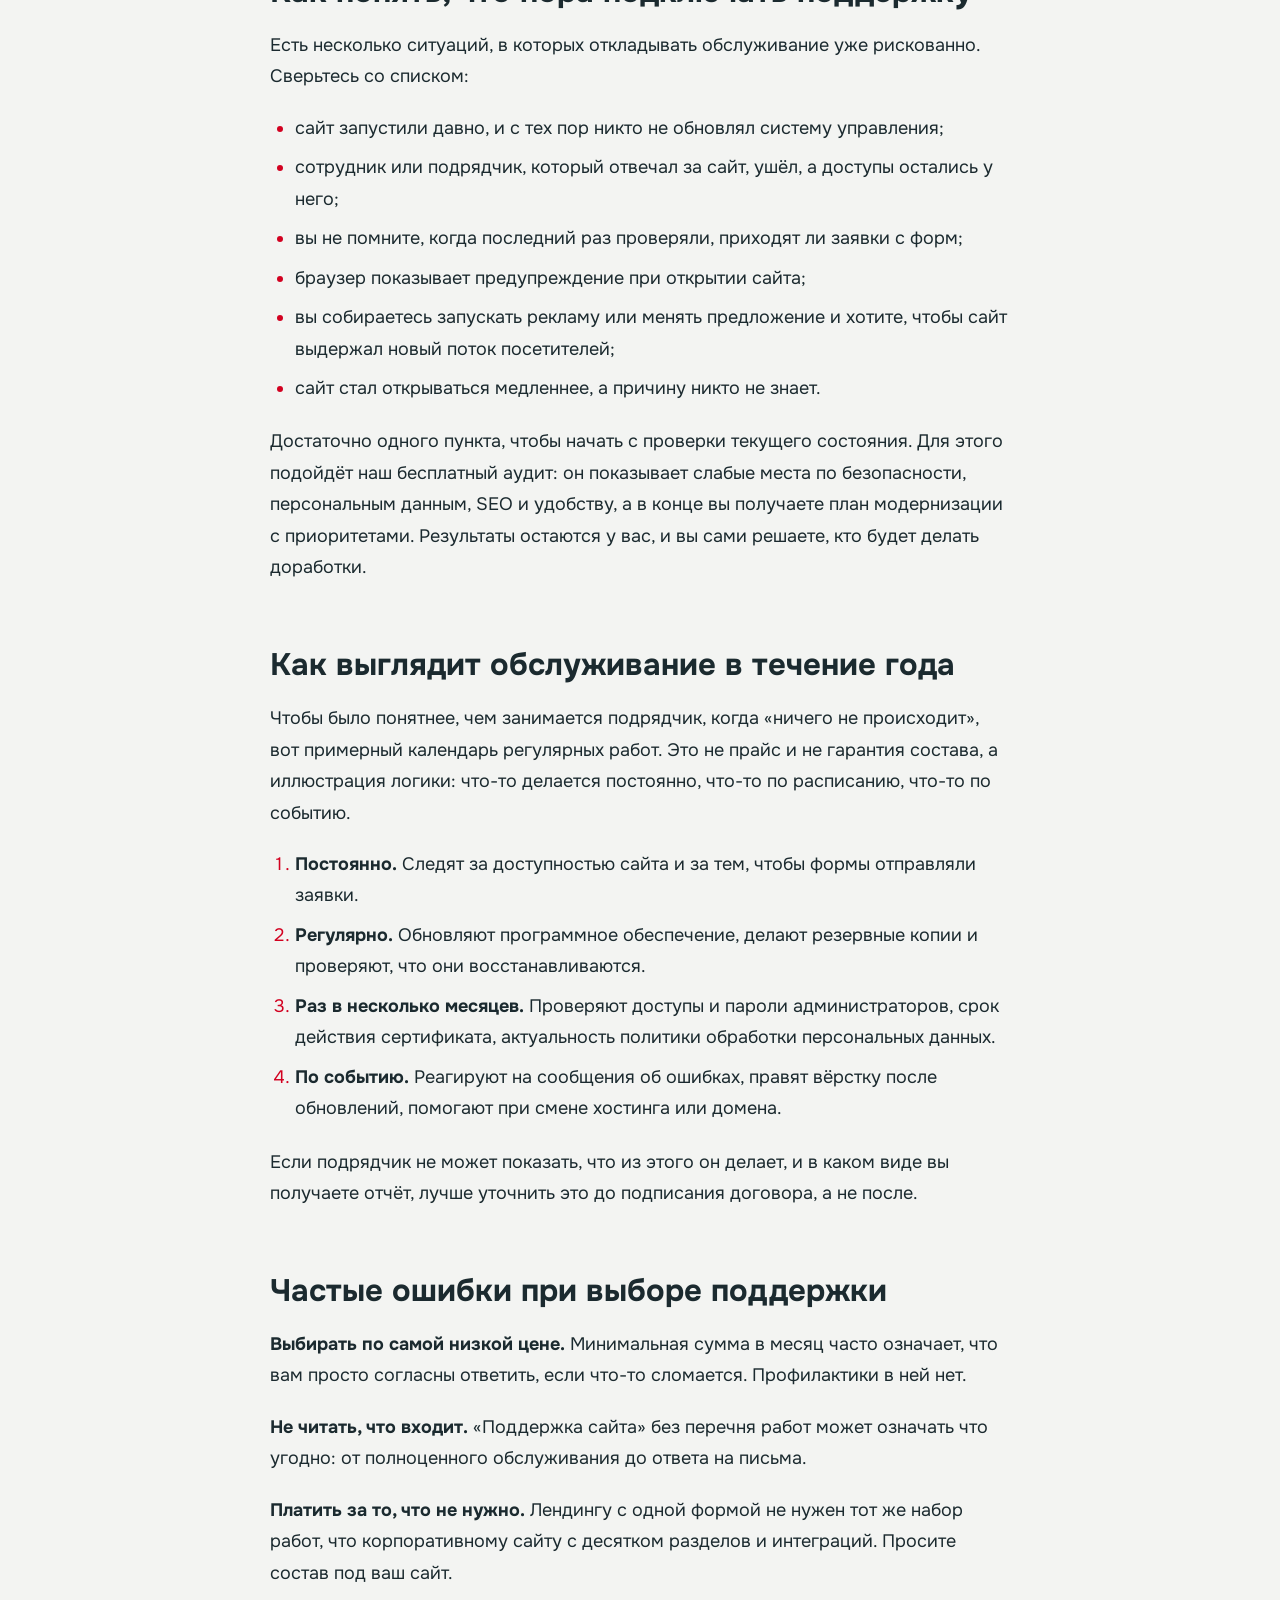
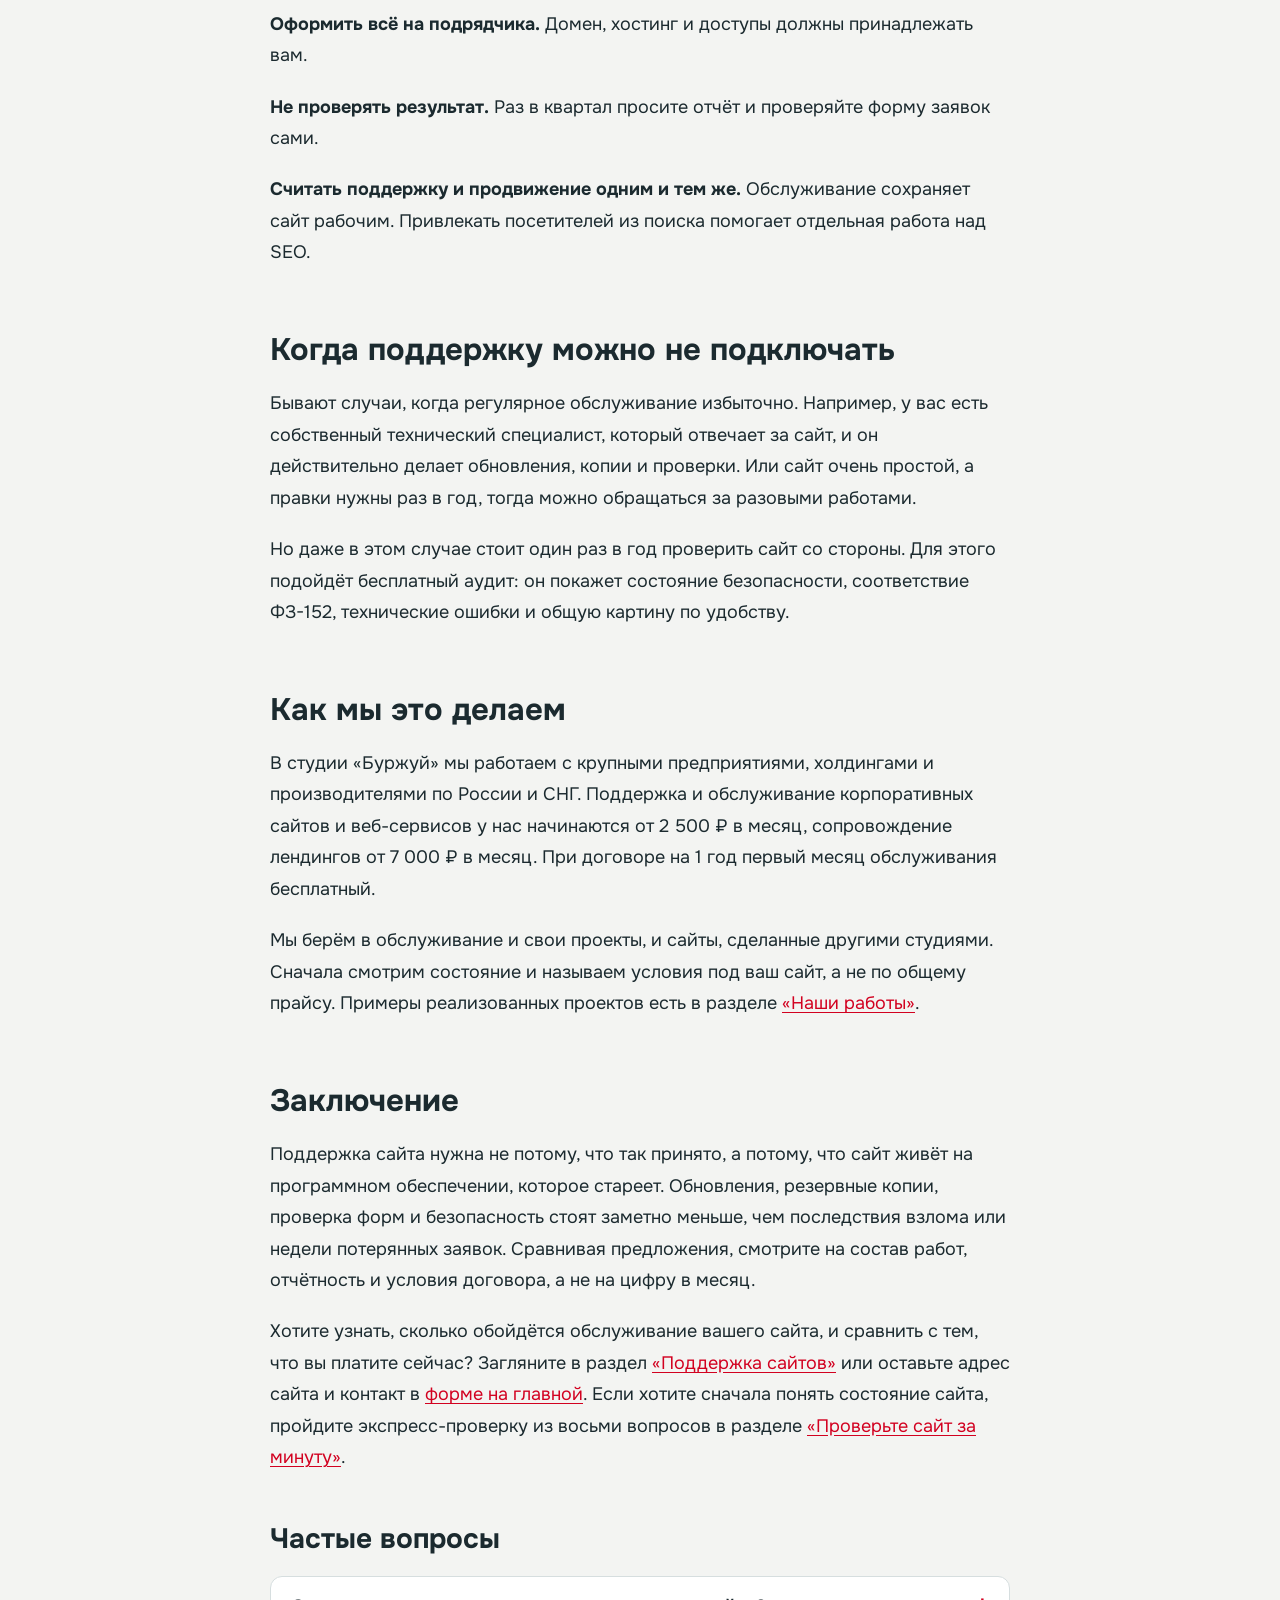
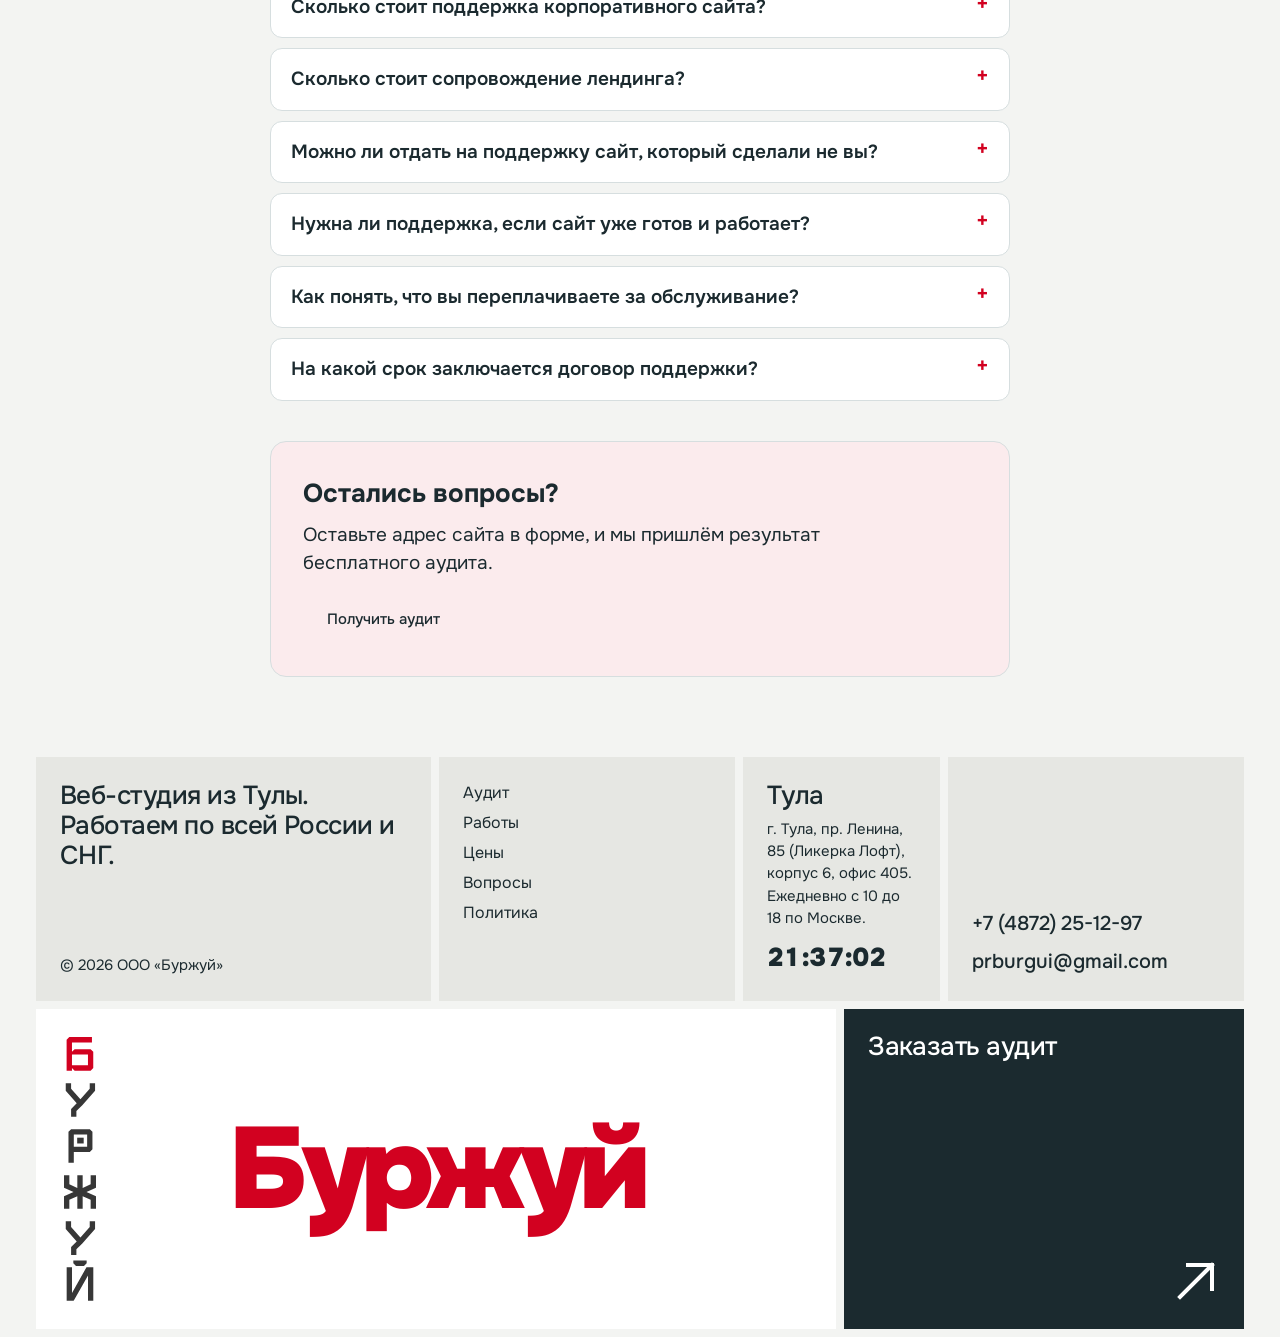
<file: blog/preview/d73950eed5dd/podderzhka-korporativnogo-sajta/index.html>
<!DOCTYPE html>
<html lang="ru">
<head>
<meta charset="UTF-8">
<meta name="viewport" content="width=device-width, initial-scale=1.0">
<title>Поддержка сайта: что входит и сколько стоит</title>
<meta name="description" content="Что входит в поддержку и обслуживание корпоративного сайта, сколько это стоит в месяц и в год, как выбрать подрядчика и что прописать в договоре.">
<link rel="canonical" href="https://promo.prburgui.ru/blog/podderzhka-korporativnogo-sajta/">
<meta name="robots" content="noindex, nofollow">
<meta property="og:type" content="article">
<meta property="og:title" content="Поддержка сайта: что входит и сколько стоит">
<meta property="og:description" content="Что входит в поддержку и обслуживание корпоративного сайта, сколько это стоит в месяц и в год, как выбрать подрядчика и что прописать в договоре.">
<meta property="og:url" content="https://promo.prburgui.ru/blog/podderzhka-korporativnogo-sajta/">
<meta property="og:locale" content="ru_RU">

<link rel="alternate" type="application/rss+xml" title="Буржуй — блог" href="https://promo.prburgui.ru/feed.xml">
<meta name="theme-color" content="#D20120">
<link rel="icon" href="/img/favicon.ico">
<link rel="preconnect" href="https://fonts.googleapis.com">
<link rel="preconnect" href="https://fonts.gstatic.com" crossorigin>
<link href="https://fonts.googleapis.com/css2?family=Onest:wght@400;500;900&display=swap" rel="stylesheet">
<link rel="stylesheet" href="/styles.css">
<link rel="stylesheet" href="/blog/blog.css">
<link rel="stylesheet" href="/blog/blog.css">

</head>
<body class="b-page">
<header class="header" id="header" data-tone="red">
  <div class="header__inner">
    <a class="brand" href="/#top" aria-label="Буржуй — на главную">Буржуй</a>
    <nav class="nav" id="nav" aria-label="Основное меню">
      <a href="/#audit">Аудит</a>
      <a href="/#works">Работы</a>
      <a href="/#prices">Цены</a>
      <a href="/#faq">Вопросы</a>
    <!-- BLOGNAV:START --><a href="/blog/">Блог</a><!-- BLOGNAV:END --></nav>
    <a class="btn btn--head magnet" href="/#contact"><span>Получить аудит</span></a>
  </div>
</header>
<main class="blog">

<article class="b-article">
  <nav class="b-crumbs" aria-label="Хлебные крошки"><a href="/">Главная</a><span>/</span><a href="/blog/">Блог</a></nav>
  <div class="b-preview">Черновик статьи. Эта страница не индексируется и не видна в блоге.</div>
  <header class="b-head">
    <div class="b-meta"><span class="b-chip">Поддержка сайтов</span><time datetime="2026-11-28">28 ноября 2026</time><span>11 мин чтения</span></div>
    <h1>Поддержка и обслуживание корпоративного сайта: что входит и сколько это стоит</h1>
    <p class="b-lead">Что входит в поддержку и обслуживание корпоративного сайта, сколько это стоит в месяц и в год, как выбрать подрядчика и что прописать в договоре.</p>
    <p class="b-author">Автор: Буржуй</p>
  </header>
  
  <nav class="b-toc" aria-label="Содержание"><strong>Содержание</strong><ol><li><a href="#chto-takoe-podderzhka-sayta-i-zachem-ona-nuzhna-posle-zapusk">Что такое поддержка сайта и зачем она нужна после запуска</a></li><li><a href="#chto-vhodit-v-podderzhku-korporativnogo-sayta">Что входит в поддержку корпоративного сайта</a></li><li><a href="#chto-ne-vhodit-v-podderzhku-gde-prohodit-granica">Что не входит в поддержку: где проходит граница</a></li><li><a href="#skolko-stoit-podderzhka-sayta-ceny-studii">Сколько стоит поддержка сайта: цены студии</a></li><li><a href="#kak-proverit-chto-podderzhka-deystvitelno-rabotaet">Как проверить, что поддержка действительно работает</a></li><li><a href="#chto-propisat-v-dogovore-na-obsluzhivanie">Что прописать в договоре на обслуживание</a></li><li><a href="#kak-pereyti-na-obsluzhivanie-k-drugomu-podryadchiku">Как перейти на обслуживание к другому подрядчику</a></li><li><a href="#kak-ponyat-chto-pora-podklyuchat-podderzhku">Как понять, что пора подключать поддержку</a></li><li><a href="#kak-vyglyadit-obsluzhivanie-v-techenie-goda">Как выглядит обслуживание в течение года</a></li><li><a href="#chastye-oshibki-pri-vybore-podderzhki">Частые ошибки при выборе поддержки</a></li><li><a href="#kogda-podderzhku-mozhno-ne-podklyuchat">Когда поддержку можно не подключать</a></li><li><a href="#kak-my-eto-delaem">Как мы это делаем</a></li><li><a href="#zaklyuchenie">Заключение</a></li></ol></nav>
  <div class="b-content"><p>Поддержка сайта - это регулярная работа после запуска: обновление программного обеспечения, резервные копии, проверка форм, защита и исправление ошибок. В студии «Буржуй» поддержка и обслуживание корпоративных сайтов и веб-сервисов стоит от 2 500 ₽ в месяц (от 30 тыс. ₽ в год), а техническое сопровождение лендингов начинается от 7 000 ₽ в месяц. При договоре на год первый месяц обслуживания бесплатный.</p>
<p>Ниже разберём, за что именно вы платите, чем поддержка отличается от разработки, как проверить, что работы действительно делаются, и что написать в договоре, чтобы потом не спорить.</p>
<h2 id="chto-takoe-podderzhka-sayta-i-zachem-ona-nuzhna-posle-zapusk">Что такое поддержка сайта и зачем она нужна после запуска</h2>
<p>Многие владельцы бизнеса воспринимают сайт как вывеску: повесили один раз, и она висит. На деле сайт ближе к оборудованию в цеху. Он работает на программном обеспечении, которое выпускает новые версии, на хостинге, который меняет настройки, и на сторонних сервисах, которые могут перестать отвечать. Если за всем этим никто не следит, сайт не ломается сразу. Он портится постепенно.</p>
<p>Вот что происходит с сайтом без обслуживания:</p>
<ul><li>система управления и плагины устаревают, и в них находят известные уязвимости;</li><li>перестаёт приходить почта с форм заявок, а вы об этом не знаете;</li><li>сертификат защищённого соединения заканчивается, и браузер показывает посетителям предупреждение;</li><li>резервной копии нет или она не восстанавливается, когда понадобится;</li><li>страницы начинают открываться медленнее, потому что накопилось лишнее;</li><li>контактные данные, цены и разделы теряют актуальность.</li></ul>
<p>Каждая из этих проблем по отдельности мелкая. Вместе они превращают корпоративный сайт в источник рисков: можно потерять данные, заявки и доверие посетителей.</p>
<blockquote><p><strong>Важно:</strong> поддержка не добавляет сайту новые возможности. Она сохраняет то, что уже есть, рабочим и безопасным. Новые разделы и функции называются развитием и оплачиваются отдельно.</p></blockquote>
<h2 id="chto-vhodit-v-podderzhku-korporativnogo-sayta">Что входит в поддержку корпоративного сайта</h2>
<p>Состав работ у разных подрядчиков отличается, и именно по нему нужно сравнивать предложения, а не по цифре в прайсе. Обычно в обслуживание входят регулярные задачи пяти групп.</p>
<div class="b-table"><table><thead><tr><th>Группа работ</th><th>Что делают</th><th>Зачем это нужно</th></tr></thead><tbody><tr><td>Обновления</td><td>Ставят новые версии системы управления, плагинов и серверного ПО</td><td>Закрывают известные уязвимости, не дают сайту отстать от технологий</td></tr><tr><td>Резервные копии</td><td>Регулярно сохраняют сайт и базу данных и проверяют, что копия восстанавливается</td><td>Позволяют вернуть сайт после взлома, сбоя или ошибки при правке</td></tr><tr><td>Проверка форм и интеграций</td><td>Тестируют отправку заявок, почту, подключённые сервисы</td><td>Заявки не теряются молча</td></tr><tr><td>Безопасность</td><td>Следят за доступами, паролями, защитой формы от спама, сроком действия сертификата</td><td>Снижают риск взлома и потери данных</td></tr><tr><td>Исправление ошибок</td><td>Устраняют сбои в работе страниц и вёрстки</td><td>Сайт работает так, как задумано</td></tr></tbody></table></div>
<p>Часть работ вы не видите и не должны видеть. Хорошее обслуживание заметно в основном тогда, когда оно отсутствует.</p>
<h3 id="obnovleniya-samaya-chastaya-prichina-vzlomov">Обновления: самая частая причина взломов</h3>
<p>Устаревшая версия системы управления или плагина - главный вход для посторонних, потому что описания их уязвимостей лежат в открытом доступе. Обновлять нужно регулярно, но не вслепую: перед установкой стоит проверить, что новая версия не сломает дизайн и формы. Поэтому обновления делает человек, который знает ваш сайт, а не кнопка «обновить всё».</p>
<h3 id="rezervnye-kopii-proverka-vazhnee-nalichiya">Резервные копии: проверка важнее наличия</h3>
<p>Фраза «у нас есть бэкап» ничего не значит, пока кто-то не попробовал из него восстановиться. Копия может оказаться пустой, неполной или лежать на том же сервере, который вышел из строя. В хорошем обслуживании копии хранятся отдельно от сайта, а восстановление проверяется на практике.</p>
<h3 id="formy-i-integracii-zayavki-ne-dolzhny-propadat-molcha">Формы и интеграции: заявки не должны пропадать молча</h3>
<p>Самая дорогая поломка сайта та, которую никто не заметил. Форма может выглядеть рабочей, показывать «Спасибо», но не отправлять письма. Пока вы это не обнаружите, вы теряете обращения. Регулярная проверка форм, почты и подключённых сервисов закрывает этот риск.</p>
<h2 id="chto-ne-vhodit-v-podderzhku-gde-prohodit-granica">Что не входит в поддержку: где проходит граница</h2>
<p>Чтобы потом не было недоразумений, договоритесь заранее, что считается обслуживанием, а что отдельной работой.</p>
<p>Обычно за рамками ежемесячной поддержки остаются:</p>
<ul><li>новые разделы, страницы и функции;</li><li>редизайн и переработка структуры;</li><li>полноценное SEO-продвижение: работа с запросами, контентом и позициями;</li><li>наполнение текстами и изображениями в большом объёме;</li><li>интеграции с новыми системами, например с учётной программой.</li></ul>
<p>Это не значит, что делать это нельзя. Просто такие задачи оцениваются отдельно, потому что у них есть начало, конец и результат, а поддержка регулярная и измеряется стабильной работой сайта.</p>
<h2 id="skolko-stoit-podderzhka-sayta-ceny-studii">Сколько стоит поддержка сайта: цены студии</h2>
<p>Стоимость обслуживания зависит от типа сайта и объёма работ. В студии «Буржуй» ориентиры такие:</p>
<div class="b-table"><table><thead><tr><th>Что обслуживаем</th><th>Стоимость</th></tr></thead><tbody><tr><td>Корпоративные сайты и веб-сервисы</td><td>от 2 500 ₽ в месяц, от 30 тыс. ₽ в год</td></tr><tr><td>Лендинги, техническое сопровождение</td><td>от 7 000 ₽ в месяц</td></tr></tbody></table></div>
<p>Если договор заключается на 1 год, первый месяц обслуживания бесплатный. Это условие действует и для корпоративных сайтов, и для лендингов.</p>
<p>Это ориентиры от, а не фиксированный прайс. Итоговую сумму мы называем после того, как посмотрим сайт и поймём объём: на какой системе он работает, сколько в нём интеграций, как часто нужны правки. Любой, кто называет окончательную цену обслуживания по одной фразе «нужна поддержка», либо угадывает, либо закладывает запас.</p>
<h3 id="korporativnyy-sayt-i-lending-dve-raznye-uslugi">Корпоративный сайт и лендинг: две разные услуги</h3>
<p>В таблице у корпоративного сайта цена начинается с 2 500 ₽ в месяц, у лендинга с 7 000 ₽. Это два отдельных тарифа: поддержка корпоративных сайтов и веб-сервисов и техническое сопровождение лендингов. Напрямую их сравнивать не стоит. Поэтому в договоре важно прописать, какие задачи входят в вашу сумму. Уточнить состав для вашего проекта можно в разделе <a href="/#support">«Поддержка сайтов»</a>.</p>
<h3 id="iz-chego-skladyvaetsya-itogovaya-summa">Из чего складывается итоговая сумма</h3>
<p>На цену обслуживания влияют:</p>
<ol><li><strong>Система, на которой сделан сайт.</strong> Для популярных и живых систем специалистов больше, для устаревших и самописных нужен человек, который в них разбирается.</li><li><strong>Количество разделов и интеграций.</strong> Чем больше связей с почтой, учётными программами и внешними сервисами, тем больше проверок.</li><li><strong>Состояние сайта на старте.</strong> Если сайт долго не обслуживали, сначала нужно привести его в порядок.</li><li><strong>Периодичность правок.</strong> Нужно ли вам менять контент ежемесячно или раз в полгода.</li><li><strong>Срок договора.</strong> При договоре на год первый месяц бесплатный.</li></ol>
<h2 id="kak-proverit-chto-podderzhka-deystvitelno-rabotaet">Как проверить, что поддержка действительно работает</h2>
<p>Самая неприятная ситуация: вы платите каждый месяц, а на вопрос «что сделано» получаете «всё в порядке». Задайте подрядчику несколько вопросов и попросите ответить письменно.</p>
<ol><li>Когда в последний раз обновлялись система управления и плагины, и какие версии стоят сейчас?</li><li>Где хранятся резервные копии и когда проверяли восстановление?</li><li>Когда последний раз тестировали формы заявок?</li><li>Кто сейчас имеет доступ в админ-панель и хостинг?</li><li>Когда заканчивается сертификат защищённого соединения и кто следит за сроком?</li><li>Что именно было сделано за последний месяц?</li></ol>
<p>Если на половину вопросов нет внятного ответа, это сигнал. Поддержка без отчётности превращается в абонентскую плату за то, что вы не можете проверить.</p>
<p>Часть этих вопросов совпадает с проверками из аудита. Что входит в аудит и как читать его результат, мы разобрали в статье <a href="/blog/audit-sajta-dlya-biznesa/">«Аудит сайта для бизнеса»</a>.</p>
<h2 id="chto-propisat-v-dogovore-na-obsluzhivanie">Что прописать в договоре на обслуживание</h2>
<p>Договор поддержки должен отвечать на несколько простых вопросов. Если ответов нет, вы покупаете обещание, а не услугу.</p>
<ul><li><strong>Список работ.</strong> Что именно подрядчик делает регулярно: обновления, копии, проверка форм, безопасность.</li><li><strong>Периодичность.</strong> Раз в неделю, раз в месяц, по событию.</li><li><strong>Отчёт.</strong> В каком виде и как часто вы получаете информацию о сделанном.</li><li><strong>Время реакции.</strong> Через сколько вы получаете ответ на сообщение об ошибке.</li><li><strong>Что оплачивается отдельно.</strong> Новые функции, редизайн, продвижение.</li><li><strong>Доступы и собственность.</strong> Кому принадлежат сайт, исходные материалы и доступы, и что вы получите, если решите сменить подрядчика.</li><li><strong>Срок и условия расторжения.</strong> На какой срок заключён договор и как из него выйти.</li></ul>
<p>Особое внимание уделите пункту про доступы. Если все пароли и учётные записи оформлены на подрядчика, смена исполнителя превращается в проблему.</p>
<h2 id="kak-pereyti-na-obsluzhivanie-k-drugomu-podryadchiku">Как перейти на обслуживание к другому подрядчику</h2>
<p>Это вопрос, который задают чаще всего. Сайт сделала одна студия, а обслуживать его хочется у другой. Это возможно, и препятствием наличие готового проекта не является: мы поддерживаем и развиваем сайты, которые сделали не мы.</p>
<p>Перед переходом сделайте три шага:</p>
<ol><li><strong>Соберите доступы.</strong> Хостинг, домен, админ-панель системы управления, почта, сервисы статистики. Всё это должно быть у вас, а не только у прежнего подрядчика.</li><li><strong>Попросите проверить состояние сайта.</strong> Новый исполнитель смотрит версии, безопасность, резервные копии и формы. Это занимает время, но показывает, с чем придётся работать.</li><li><strong>Сравните расходы.</strong> Сопоставьте то, что вы платите сейчас, с тем, что вам предлагают, и проверьте, за что именно идут деньги.</li></ol>
<p>Мы делаем этот третий шаг для клиентов: сравниваем наше предложение с вашими текущими расходами на обслуживание и показываем, где их можно сократить.</p>
<h2 id="kak-ponyat-chto-pora-podklyuchat-podderzhku">Как понять, что пора подключать поддержку</h2>
<p>Есть несколько ситуаций, в которых откладывать обслуживание уже рискованно. Сверьтесь со списком:</p>
<ul><li>сайт запустили давно, и с тех пор никто не обновлял систему управления;</li><li>сотрудник или подрядчик, который отвечал за сайт, ушёл, а доступы остались у него;</li><li>вы не помните, когда последний раз проверяли, приходят ли заявки с форм;</li><li>браузер показывает предупреждение при открытии сайта;</li><li>вы собираетесь запускать рекламу или менять предложение и хотите, чтобы сайт выдержал новый поток посетителей;</li><li>сайт стал открываться медленнее, а причину никто не знает.</li></ul>
<p>Достаточно одного пункта, чтобы начать с проверки текущего состояния. Для этого подойдёт наш бесплатный аудит: он показывает слабые места по безопасности, персональным данным, SEO и удобству, а в конце вы получаете план модернизации с приоритетами. Результаты остаются у вас, и вы сами решаете, кто будет делать доработки.</p>
<h2 id="kak-vyglyadit-obsluzhivanie-v-techenie-goda">Как выглядит обслуживание в течение года</h2>
<p>Чтобы было понятнее, чем занимается подрядчик, когда «ничего не происходит», вот примерный календарь регулярных работ. Это не прайс и не гарантия состава, а иллюстрация логики: что-то делается постоянно, что-то по расписанию, что-то по событию.</p>
<ol><li><strong>Постоянно.</strong> Следят за доступностью сайта и за тем, чтобы формы отправляли заявки.</li><li><strong>Регулярно.</strong> Обновляют программное обеспечение, делают резервные копии и проверяют, что они восстанавливаются.</li><li><strong>Раз в несколько месяцев.</strong> Проверяют доступы и пароли администраторов, срок действия сертификата, актуальность политики обработки персональных данных.</li><li><strong>По событию.</strong> Реагируют на сообщения об ошибках, правят вёрстку после обновлений, помогают при смене хостинга или домена.</li></ol>
<p>Если подрядчик не может показать, что из этого он делает, и в каком виде вы получаете отчёт, лучше уточнить это до подписания договора, а не после.</p>
<h2 id="chastye-oshibki-pri-vybore-podderzhki">Частые ошибки при выборе поддержки</h2>
<p><strong>Выбирать по самой низкой цене.</strong> Минимальная сумма в месяц часто означает, что вам просто согласны ответить, если что-то сломается. Профилактики в ней нет.</p>
<p><strong>Не читать, что входит.</strong> «Поддержка сайта» без перечня работ может означать что угодно: от полноценного обслуживания до ответа на письма.</p>
<p><strong>Платить за то, что не нужно.</strong> Лендингу с одной формой не нужен тот же набор работ, что корпоративному сайту с десятком разделов и интеграций. Просите состав под ваш сайт.</p>
<p><strong>Оформить всё на подрядчика.</strong> Домен, хостинг и доступы должны принадлежать вам.</p>
<p><strong>Не проверять результат.</strong> Раз в квартал просите отчёт и проверяйте форму заявок сами.</p>
<p><strong>Считать поддержку и продвижение одним и тем же.</strong> Обслуживание сохраняет сайт рабочим. Привлекать посетителей из поиска помогает отдельная работа над SEO.</p>
<h2 id="kogda-podderzhku-mozhno-ne-podklyuchat">Когда поддержку можно не подключать</h2>
<p>Бывают случаи, когда регулярное обслуживание избыточно. Например, у вас есть собственный технический специалист, который отвечает за сайт, и он действительно делает обновления, копии и проверки. Или сайт очень простой, а правки нужны раз в год, тогда можно обращаться за разовыми работами.</p>
<p>Но даже в этом случае стоит один раз в год проверить сайт со стороны. Для этого подойдёт бесплатный аудит: он покажет состояние безопасности, соответствие ФЗ-152, технические ошибки и общую картину по удобству.</p>
<h2 id="kak-my-eto-delaem">Как мы это делаем</h2>
<p>В студии «Буржуй» мы работаем с крупными предприятиями, холдингами и производителями по России и СНГ. Поддержка и обслуживание корпоративных сайтов и веб-сервисов у нас начинаются от 2 500 ₽ в месяц, сопровождение лендингов от 7 000 ₽ в месяц. При договоре на 1 год первый месяц обслуживания бесплатный.</p>
<p>Мы берём в обслуживание и свои проекты, и сайты, сделанные другими студиями. Сначала смотрим состояние и называем условия под ваш сайт, а не по общему прайсу. Примеры реализованных проектов есть в разделе <a href="/#works">«Наши работы»</a>.</p>
<h2 id="zaklyuchenie">Заключение</h2>
<p>Поддержка сайта нужна не потому, что так принято, а потому, что сайт живёт на программном обеспечении, которое стареет. Обновления, резервные копии, проверка форм и безопасность стоят заметно меньше, чем последствия взлома или недели потерянных заявок. Сравнивая предложения, смотрите на состав работ, отчётность и условия договора, а не на цифру в месяц.</p>
<p>Хотите узнать, сколько обойдётся обслуживание вашего сайта, и сравнить с тем, что вы платите сейчас? Загляните в раздел <a href="/#support">«Поддержка сайтов»</a> или оставьте адрес сайта и контакт в <a href="/#contact">форме на главной</a>. Если хотите сначала понять состояние сайта, пройдите экспресс-проверку из восьми вопросов в разделе <a href="/#check">«Проверьте сайт за минуту»</a>.</p></div>
  <section class="b-faq"><h2>Частые вопросы</h2><details><summary>Сколько стоит поддержка корпоративного сайта?</summary><p>В студии «Буржуй» поддержка и обслуживание корпоративных сайтов и веб-сервисов стоит от 2 500 ₽ в месяц, это от 30 тыс. ₽ в год. Итоговую сумму называем после уточнения задач.</p></details><details><summary>Сколько стоит сопровождение лендинга?</summary><p>Техническое сопровождение лендингов у нас от 7 000 ₽ в месяц. Если договор заключается на 1 год, первый месяц обслуживания бесплатно.</p></details><details><summary>Можно ли отдать на поддержку сайт, который сделали не вы?</summary><p>Да. Мы поддерживаем и развиваем существующие проекты, в том числе сделанные другими студиями. Сначала смотрим, в каком состоянии сайт, и только потом называем условия.</p></details><details><summary>Нужна ли поддержка, если сайт уже готов и работает?</summary><p>Да. Программное обеспечение устаревает, уязвимости становятся известны, формы и интеграции ломаются без предупреждения. Без регулярного обслуживания сайт со временем становится небезопасным и медленным.</p></details><details><summary>Как понять, что вы переплачиваете за обслуживание?</summary><p>Сравните список работ из договора с тем, что вам реально делают. Мы сопоставляем предложение с вашими текущими расходами на обслуживание и показываем, где их можно сократить.</p></details><details><summary>На какой срок заключается договор поддержки?</summary><p>Ежемесячное сопровождение подключается по усмотрению заказчика, обычно от года. При договоре на 1 год первый месяц обслуживания бесплатный.</p></details></section>
  
  <aside class="b-cta"><h2>Остались вопросы?</h2><p>Оставьте адрес сайта в форме, и мы пришлём результат бесплатного аудита.</p><a class="btn btn--primary b-cta__btn" href="/#contact">Получить аудит</a></aside>
</article>

</main>
<footer class="foot" data-tone="paper">
  <div class="foot__row foot__row--top">
    <div class="ft ft--state"><p class="ft__say">Веб-студия из Тулы. Работаем по всей России и СНГ.</p><p class="ft__small">© <span id="year">2026</span> ООО «Буржуй»</p></div>
    <nav class="ft ft--nav" aria-label="Разделы"><a href="/#audit">Аудит</a><a href="/#works">Работы</a><a href="/#prices">Цены</a><a href="/#faq">Вопросы</a><a href="/privacy.html">Политика</a></nav>
    <div class="ft ft--city"><p class="ft__say">Тула</p><p class="ft__small">г. Тула, пр. Ленина, 85 (Ликерка Лофт), корпус 6, офис 405. Ежедневно с 10 до 18 по Москве.</p><p class="ft__time" id="tulaTime">—</p></div>
    <div class="ft ft--mail"><a class="ft__link" href="tel:+74872251297">+7 (4872) 25-12-97</a><a class="ft__link" href="mailto:prburgui@gmail.com">prburgui@gmail.com</a></div>
  </div>
  <div class="foot__row foot__row--bottom">
    <div class="ft ft--mark"><img class="ft__logo" src="/img/logo-stack.svg" width="34" height="280" alt=""><p class="ft__word" aria-hidden="true">Буржуй</p></div>
    <a class="ft ft--go" href="/#contact"><span>Заказать аудит</span><svg viewBox="0 0 48 48" width="48" height="48" aria-hidden="true"><path d="M8 40 40 8M16 8h24v24" fill="none" stroke="currentColor" stroke-width="4" stroke-linecap="square"/></svg></a>
  </div>
</footer>
<script src="/script.js" defer></script>
<!-- Yandex.Metrika counter -->
<script type="text/javascript">
    (function(m,e,t,r,i,k,a){
        m[i]=m[i]||function(){(m[i].a=m[i].a||[]).push(arguments)};
        m[i].l=1*new Date();
        for (var j = 0; j < document.scripts.length; j++) {if (document.scripts[j].src === r) { return; }}
        k=e.createElement(t),a=e.getElementsByTagName(t)[0],k.async=1,k.src=r,a.parentNode.insertBefore(k,a)
    })(window, document,'script','https://mc.yandex.ru/metrika/tag.js', 'ym');
    ym(214763, 'init', {referrer: document.referrer, url: location.href, accurateTrackBounce:true, trackLinks:true});
</script>
<noscript><div><img src="https://mc.yandex.ru/watch/214763" style="position:absolute; left:-9999px;" alt="" /></div></noscript>
<!-- /Yandex.Metrika counter -->
</body>
</html>
</file>
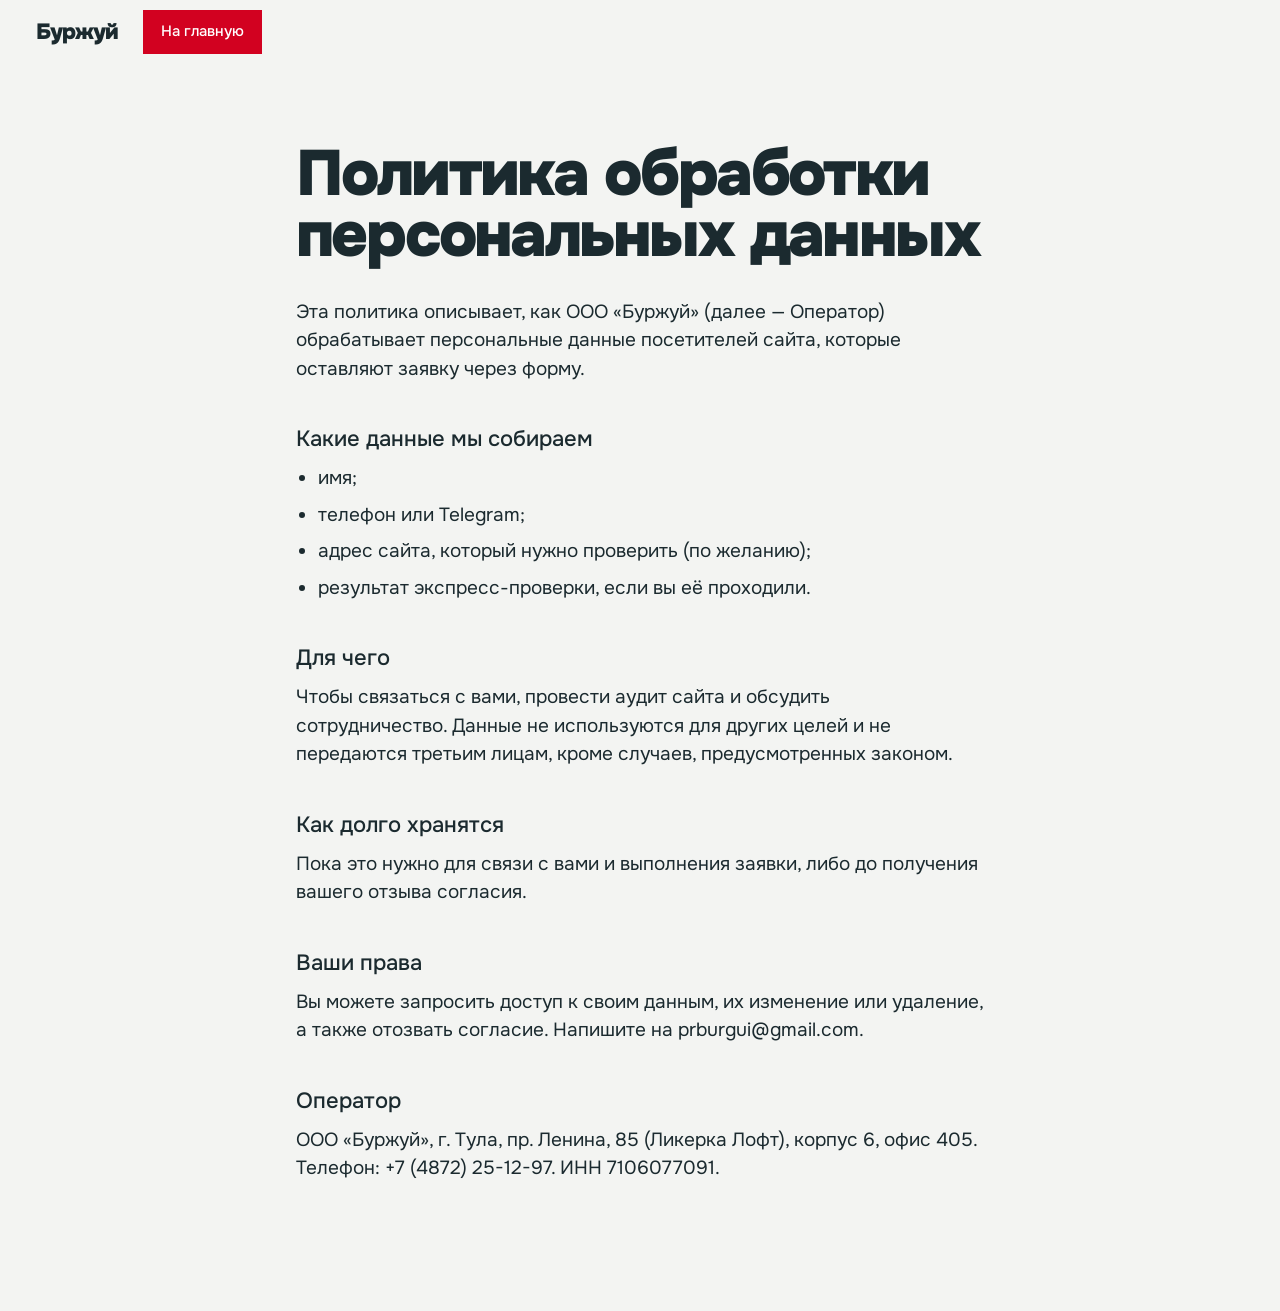
<file: privacy.html>
<!DOCTYPE html>
<html lang="ru">
<head>
<meta charset="utf-8">
<meta name="viewport" content="width=device-width, initial-scale=1">
<title>Политика обработки персональных данных | Буржуй</title>
<meta name="robots" content="noindex">
<link rel="icon" href="img/favicon.ico">
<link href="https://fonts.googleapis.com/css2?family=Onest:wght@400;500;900&display=swap" rel="stylesheet">
<link rel="stylesheet" href="styles.css">
<!-- Yandex.Metrika counter -->
<script type="text/javascript">
    (function(m,e,t,r,i,k,a){
        m[i]=m[i]||function(){(m[i].a=m[i].a||[]).push(arguments)};
        m[i].l=1*new Date();
        for (var j = 0; j < document.scripts.length; j++) {if (document.scripts[j].src === r) { return; }}
        k=e.createElement(t),a=e.getElementsByTagName(t)[0],k.async=1,k.src=r,a.parentNode.insertBefore(k,a)
    })(window, document,'script','https://mc.yandex.ru/metrika/tag.js', 'ym');
    ym(214763, 'init', {referrer: document.referrer, url: location.href, accurateTrackBounce:true, trackLinks:true});
</script>
<noscript><div><img src="https://mc.yandex.ru/watch/214763" style="position:absolute; left:-9999px;" alt="" /></div></noscript>
<!-- /Yandex.Metrika counter -->
</head>
<body>
<header class="header" data-tone="paper"><div class="header__inner"><a class="brand" href="./">Буржуй</a><a class="btn btn--head" href="./"><span>На главную</span></a></div></header>
<main class="legal">
  <h1>Политика обработки персональных данных</h1>
  <p>Эта политика описывает, как ООО «Буржуй» (далее — Оператор) обрабатывает персональные данные посетителей сайта, которые оставляют заявку через форму.</p>
  <h2>Какие данные мы собираем</h2>
  <ul><li>имя;</li><li>телефон или Telegram;</li><li>адрес сайта, который нужно проверить (по желанию);</li><li>результат экспресс-проверки, если вы её проходили.</li></ul>
  <h2>Для чего</h2>
  <p>Чтобы связаться с вами, провести аудит сайта и обсудить сотрудничество. Данные не используются для других целей и не передаются третьим лицам, кроме случаев, предусмотренных законом.</p>
  <h2>Как долго хранятся</h2>
  <p>Пока это нужно для связи с вами и выполнения заявки, либо до получения вашего отзыва согласия.</p>
  <h2>Ваши права</h2>
  <p>Вы можете запросить доступ к своим данным, их изменение или удаление, а также отозвать согласие. Напишите на prburgui@gmail.com.</p>
  <h2>Оператор</h2>
  <p>ООО «Буржуй», г. Тула, пр. Ленина, 85 (Ликерка Лофт), корпус 6, офис 405. Телефон: +7 (4872) 25-12-97. ИНН 7106077091.</p>
</main>
</body>
</html>
</file>
<file: styles.css>
:root {
  --red: #D20120;
  --red-ink: #FFFFFF;
  --ink: #1B2A2F;
  --paper: #F3F4F2;
  --white: #FFFFFF;
  --steel: #D6DEDF;
  --sage: #C9D6CF;
  --bone: #E6E7E3;
  --soft: #1B2A2F;

  --m: clamp(16px, 2.8vw, 40px);
  --hh: 64px;
  --gap: 8px;

  --step-small: clamp(0.875rem, 0.85rem + 0.1vw, 0.9375rem);
  --step-body: clamp(1.0625rem, 1rem + 0.25vw, 1.1875rem);
  --step-md: 1.25rem;
  --step-lead: clamp(1.25rem, 1.1rem + 0.7vw, 1.625rem);
  --step-head: clamp(2.5rem, 1.2rem + 5vw, 5.5rem);

  --ease: cubic-bezier(.16, 1, .3, 1);
  interpolate-size: allow-keywords;
}

*, *::before, *::after { box-sizing: border-box; }
html { overflow-x: clip; scroll-padding-top: 72px; }
body {
  margin: 0; overflow-x: clip;
  font-family: 'Onest', system-ui, -apple-system, 'Segoe UI', Arial, sans-serif;
  font-size: var(--step-body); line-height: 1.5; font-weight: 400;
  background: var(--paper); color: var(--ink);
  -webkit-font-smoothing: antialiased;
}
img { display: block; max-width: 100%; height: auto; }
h1, h2, h3, p, ul { margin: 0; padding: 0; }
ul { list-style: none; }
a { color: inherit; }
button { font: inherit; color: inherit; cursor: pointer; }
.sr { position: absolute; width: 1px; height: 1px; overflow: hidden; clip: rect(0 0 0 0); white-space: nowrap; }
.skip { position: fixed; left: 8px; top: -60px; z-index: 100; background: var(--ink); color: var(--white); padding: 12px 16px; }
.skip:focus { top: 8px; }
:focus-visible { outline: 3px solid var(--ink); outline-offset: 3px; }
.chapter[data-tone="red"] :focus-visible, .sheet--red :focus-visible, .tile--red :focus-visible, .header[data-tone="red"] :focus-visible { outline-color: var(--white); }
::selection { background: var(--ink); color: var(--white); }

.wrap { padding-inline: var(--m); }

/* ---------- display type ---------- */
.head, .cta__head, .panel__head {
  font-weight: 900; letter-spacing: -0.04em; line-height: 0.92;
  font-size: var(--step-head);
}
.lead { font-size: var(--step-lead); line-height: 1.35; max-width: 32ch; }

/* ---------- masks (reveal) ---------- */
.mask { display: block; overflow: hidden; padding-bottom: 0.06em; margin-bottom: -0.06em; }
.mask__in { display: block; will-change: transform; }
.w { display: inline-block; overflow: hidden; vertical-align: top; padding-bottom: 0.1em; margin-bottom: -0.1em; }
.w > span { display: inline-block; will-change: transform; }

/* ---------- buttons ---------- */
.btn {
  position: relative; display: inline-flex; align-items: center; justify-content: center;
  min-height: 48px; padding: 0 24px; text-decoration: none; font-weight: 500;
  font-size: var(--step-small); overflow: hidden; isolation: isolate; white-space: nowrap;
  transition: transform .25s var(--ease), color .35s var(--ease);
}
.btn::before { content: ""; position: absolute; inset: 0; z-index: -1; transform: translateY(101%); transition: transform .45s var(--ease); }
.btn:hover::before, .btn:focus-visible::before { transform: translateY(0); }
.btn:active { transform: scale(.97); }
.btn--paper { background: var(--white); color: var(--ink); }
.btn--paper::before { background: var(--ink); }
.btn--paper:hover, .btn--paper:focus-visible { color: var(--white); }
.btn--ink { background: var(--ink); color: var(--white); }
.btn--ink::before { background: var(--red); }
.btn--red { background: var(--red); color: var(--white); }
.btn--red::before { background: var(--ink); }
.btn--head { min-height: 44px; padding: 0 18px; }
.btn--big { min-height: 60px; font-size: var(--step-body); }

.link { background: none; border: 0; padding: 8px 0; text-decoration: underline; text-underline-offset: 4px; font-size: var(--step-small); }

/* ---------- header ---------- */
.header {
  position: fixed; inset: 0 0 auto 0; z-index: 50; height: var(--hh);
  background: var(--red); color: var(--white);
  transition: background-color .5s var(--ease), color .5s var(--ease), transform .6s var(--ease);
}
.header.is-hidden { transform: translateY(-100%); }
.header[data-tone="paper"] { background: var(--paper); color: var(--ink); }
.header[data-tone="white"] { background: var(--white); color: var(--ink); }
.header[data-tone="steel"] { background: var(--steel); color: var(--ink); }
.header[data-tone="sage"] { background: var(--sage); color: var(--ink); }
.header[data-tone="bone"] { background: var(--bone); color: var(--ink); }
.header__inner { height: 100%; padding-inline: var(--m); display: flex; align-items: center; gap: 24px; min-width: 0; }
.brand { font-weight: 900; font-size: 22px; letter-spacing: -0.04em; text-decoration: none; flex-shrink: 0; }
.nav { margin-left: auto; display: flex; gap: 28px; }
.nav a { text-decoration: none; font-size: var(--step-small); white-space: nowrap; position: relative; }
.nav a::after { content: ""; position: absolute; left: 0; right: 0; bottom: -4px; height: 3px; background: currentColor; transform: scaleX(0); transform-origin: left; transition: transform .4s var(--ease); }
.nav a:hover::after { transform: scaleX(1); }
.header .btn { background: var(--white); color: var(--ink); }
.header .btn::before { background: var(--ink); }
.header .btn:hover { color: var(--white); }
.header:not([data-tone="red"]) .btn { background: var(--red); color: var(--white); }
.header:not([data-tone="red"]) .btn::before { background: var(--ink); }

/* ---------- hero ---------- */
.hero {
  position: relative; min-height: 100svh; background: var(--red); color: var(--white);
  padding: calc(var(--hh) + 6vh) var(--m) 40px; display: grid; grid-template-columns: repeat(12, 1fr); column-gap: var(--gap);
  overflow: clip;
}
.hero__name { grid-column: 1 / -1; grid-row: 1; font-weight: 900; letter-spacing: -0.05em; line-height: 0.82; font-size: clamp(7.5rem, 28vw, 28rem); }
.hero__l1 { color: var(--white); }
.hero__l2 { color: var(--ink); }
.hero__side { position: relative; z-index: 2; grid-column: 9 / -1; grid-row: 1; align-self: end; display: grid; gap: 24px; justify-items: start; }
.hero__lead { font-size: var(--step-lead); line-height: 1.3; max-width: 26ch; }

/* ---------- audit stack ---------- */
.audit { background: var(--paper); padding-top: 160px; }
.audit .head { padding-bottom: 48px; }
.stack { position: relative; }
.sheet {
  position: relative;
  min-height: max(86svh, 560px); padding: 0 var(--m) 40px;
  display: grid; grid-template-columns: repeat(12, 1fr); grid-template-rows: auto 1fr; column-gap: var(--gap); padding-top: 48px; row-gap: 32px;
  transform-origin: 50% 0;
}
.sheet--white { background: var(--white); color: var(--ink); }
.sheet--steel { background: var(--steel); color: var(--ink); }
.sheet--sage { background: var(--sage); color: var(--ink); }
.sheet--red { background: var(--red); color: var(--white); }
.sheet__name { grid-column: 1 / -1; grid-row: 1; align-self: start; font-weight: 900; letter-spacing: -0.03em; line-height: .95; font-size: clamp(2.2rem, 6.2vw, 6.5rem); max-width: 14ch; }
.sheet__text { grid-column: 1 / 6; grid-row: 2; align-self: end; max-width: 40ch; font-size: var(--step-body); }
.sheet__list { grid-column: 7 / -1; grid-row: 2; align-self: end; display: grid; gap: 6px; }
.sheet__list li { padding: 18px 22px; font-size: var(--step-lead); line-height: 1.2; font-weight: 500; letter-spacing: -0.01em; background: color-mix(in srgb, currentColor 8%, transparent); }

/* ---------- check ---------- */
.check {
  min-height: 90svh; background: var(--white); padding: 160px var(--m);
  display: grid; grid-template-columns: repeat(12, 1fr); column-gap: var(--gap); align-items: center; row-gap: 48px;
}
.check__intro { grid-column: 1 / 7; display: grid; gap: 32px; }
.check__card { grid-column: 7 / -1; background: var(--bone); min-height: 460px; display: grid; grid-template-rows: auto 1fr; position: relative; overflow: hidden; }
.check__bar { display: grid; grid-template-columns: repeat(8, 1fr); gap: 4px; padding: 20px 24px 0; }
.check__bar i { height: 8px; background: color-mix(in srgb, var(--ink) 14%, transparent); position: relative; overflow: hidden; }
.check__bar i::after { content: ""; position: absolute; inset: 0; background: var(--red); transform: scaleX(0); transform-origin: left; transition: transform .5s var(--ease); }
.check__bar i.on::after { transform: scaleX(1); }
.check__body { padding: 32px 24px 24px; display: grid; align-content: space-between; gap: 32px; }
.check__q { font-size: clamp(1.5rem, 1.1rem + 1.6vw, 2.25rem); line-height: 1.12; font-weight: 500; letter-spacing: -0.02em; max-width: 22ch; }
.check__answers { display: grid; grid-template-columns: repeat(3, 1fr); gap: var(--gap); }
.check__answers[hidden], .check__result[hidden], .check__body[hidden] { display: none; }
.ans { min-height: 72px; border: 0; background: var(--white); font-size: var(--step-lead); font-weight: 500; transition: background-color .25s, color .25s, transform .2s var(--ease); }
.ans:hover { background: var(--ink); color: var(--white); }
.ans:active { transform: scale(.96); }
.check__result { padding: 32px 24px 24px; display: grid; gap: 16px; align-content: start; }
.check__big { font-weight: 900; letter-spacing: -0.05em; line-height: .85; font-size: clamp(6rem, 14vw, 12rem); color: var(--red); }
.check__of { font-size: .3em; letter-spacing: -0.02em; color: var(--ink); font-weight: 500; }
.check__title { font-size: var(--step-lead); font-weight: 500; line-height: 1.2; max-width: 24ch; }
.check__areas { max-width: 44ch; }
.check__actions { display: flex; flex-wrap: wrap; gap: 20px; align-items: center; margin-top: 8px; }

/* ---------- works ---------- */
.works { background: var(--sage); }
.works__panels { display: grid; grid-template-columns: 1fr 1fr; }
.panel { position: relative; min-height: 92svh; overflow: hidden; display: grid; grid-template-rows: 1fr auto; padding: 28px var(--m) 28px; }
.panel--sage { background: var(--sage); }
.panel--bone { background: var(--bone); }
.panel__head { position: relative; z-index: 2; align-self: start; font-size: clamp(2rem, 2.8vw, 2.5rem); letter-spacing: -0.03em; }
.panel__obj { position: absolute; left: 50%; top: 14%; width: 118%; max-width: none; transform: translateX(-50%); mix-blend-mode: multiply; will-change: transform; }
.panel__obj--photo { top: 12%; width: 100%; mix-blend-mode: normal; left: 50%; }
.panel__row { position: relative; z-index: 2; align-self: end; display: flex; flex-wrap: wrap; gap: 16px; justify-content: space-between; align-items: end; }
.panel__name { font-weight: 500; font-size: var(--step-md); line-height: 1.2; }
.panel__fact { font-size: var(--step-small); max-width: 28ch; color: var(--soft); }
.panel__acts { display: flex; gap: var(--gap); flex-wrap: wrap; }
.reel { background: var(--paper); padding: 72px 0 72px; overflow: hidden; }
.reel__track { display: flex; gap: var(--gap); width: max-content; will-change: transform; }
.reel__i { margin: 0; width: clamp(280px, 34vw, 520px); }
.reel__i img { width: 100%; aspect-ratio: 3 / 2; object-fit: contain; background: var(--bone); }
.reel__i figcaption { padding: 12px 0 0 var(--m); font-size: var(--step-small); font-weight: 500; }

/* ---------- prices ---------- */
.prices { background: var(--paper); padding: 160px var(--m) 120px; }
.prices__head { position: relative; z-index: 2; padding-bottom: 32px; }
.tiles { display: grid; grid-template-columns: repeat(12, 1fr); gap: var(--gap); align-items: end; margin-top: -9vh; }
.tile { display: grid; grid-template-rows: 1fr auto auto; align-content: end; min-width: 0; }
.tile:nth-child(1) { grid-column: span 2; --h: 26vh; }
.tile:nth-child(2) { grid-column: span 3; --h: 38vh; }
.tile:nth-child(3) { grid-column: span 3; --h: 50vh; }
.tile:nth-child(4) { grid-column: span 4; --h: 62vh; }
.tile__box { container-type: inline-size; height: var(--h); min-height: 190px; padding: 18px; display: flex; flex-direction: column; justify-content: flex-end; transform-origin: 50% 100%; }
.tile--bone .tile__box { background: var(--bone); }
.tile--white .tile__box { background: var(--white); }
.tile--steel .tile__box { background: var(--steel); }
.tile--red .tile__box { background: var(--red); color: var(--white); }
.tile__price { font-weight: 900; letter-spacing: -0.05em; line-height: .85; font-size: clamp(2rem, 21cqw, 9rem); white-space: nowrap; }
.tile__unit { font-size: var(--step-small); font-weight: 500; padding-top: 10px; }
.tile__name { padding-top: 16px; font-size: var(--step-md); font-weight: 500; line-height: 1.2; }
.tile__text { padding-top: 6px; font-size: var(--step-small); color: var(--soft); max-width: 34ch; }
.web3 { margin-top: 56px; background: var(--steel); padding: 24px; display: flex; flex-wrap: wrap; gap: 16px 32px; justify-content: space-between; align-items: center; font-size: var(--step-lead); font-weight: 500; letter-spacing: -0.01em; line-height: 1.2; }
.web3 p { max-width: 36ch; }

/* ---------- ticket ---------- */
.support { background: var(--steel); min-height: 80svh; padding: 120px var(--m); display: grid; place-items: center; align-content: center; gap: 40px; }
.ticket { width: min(64vw, 960px); min-width: min(100%, 760px); aspect-ratio: 2.3 / 1; display: grid; grid-template-columns: 7fr 3fr; position: relative; background: var(--white); }
.ticket__main { padding: 40px; display: grid; align-content: space-between; gap: 24px; background: var(--white); }
.ticket__title { font-weight: 900; letter-spacing: -0.04em; line-height: .95; font-size: clamp(1.9rem, 3.8vw, 3.4rem); }
.ticket__lines { display: grid; grid-template-columns: 1fr 1fr; gap: 6px 28px; line-height: 1.3; }
.ticket__lines li:last-child { grid-column: 1 / -1; }
.ticket__perf { position: absolute; top: 0; bottom: 0; left: 70%; width: 0; }
.ticket__perf::before, .ticket__perf::after { content: ""; position: absolute; left: -14px; width: 28px; height: 28px; background: var(--steel); border-radius: 50%; }
.ticket__perf::before { top: -14px; }
.ticket__perf::after { bottom: -14px; }
.ticket__stub { background: var(--red); color: var(--white); padding: 40px 24px 0; display: grid; justify-items: center; align-content: end; text-align: center; }
.ticket__stub::before { content: ""; position: absolute; left: calc(70% - 3px); top: 28px; bottom: 28px; width: 6px; background: url("data:image/svg+xml,%3Csvg xmlns='http://www.w3.org/2000/svg' width='6' height='18'%3E%3Ccircle cx='3' cy='9' r='3' fill='%23D6DEDF'/%3E%3C/svg%3E") center top / 6px 18px repeat-y; }
.ticket__price { font-weight: 900; letter-spacing: -0.04em; line-height: .95; font-size: clamp(1.9rem, 3.8vw, 3.6rem); }
.ticket__per { font-size: var(--step-small); padding: 8px 0 24px; }
.ticket__btn { align-self: end; width: calc(100% + 48px); margin: 0 -24px; min-height: 56px; display: flex; align-items: center; justify-content: center; background: var(--ink); color: var(--white); text-decoration: none; font-weight: 500; font-size: var(--step-small); transition: background-color .3s; text-align: center; padding: 0 12px; }
.ticket__btn:hover { background: var(--white); color: var(--ink); }
.support__note { max-width: 56ch; text-align: center; font-size: var(--step-lead); line-height: 1.3; }

/* ---------- faq ---------- */
.faq { background: var(--paper); padding: 160px var(--m); display: grid; grid-template-columns: repeat(12, 1fr); column-gap: var(--gap); align-items: start; row-gap: 40px; }
.faq__head { grid-column: 1 / 5; position: sticky; top: 104px; }
.faq__list { grid-column: 5 / -1; display: grid; gap: var(--gap); }
.faq details { background: var(--bone); transition: background-color .35s var(--ease), color .35s var(--ease); }
.faq details[open] { background: var(--red); color: var(--white); }
.faq summary { list-style: none; cursor: pointer; min-height: 72px; padding: 16px 24px; display: flex; align-items: center; justify-content: space-between; gap: 24px; font-size: var(--step-md); font-weight: 500; line-height: 1.25; }
.faq summary::-webkit-details-marker { display: none; }
.faq summary i { position: relative; flex: none; width: 16px; height: 16px; }
.faq summary i::before, .faq summary i::after { content: ""; position: absolute; left: 0; top: 6.5px; width: 16px; height: 3px; background: currentColor; transition: transform .45s var(--ease); }
.faq summary i::after { transform: rotate(90deg); }
.faq details[open] summary i::after { transform: rotate(0); }
.faq details p { padding: 0 24px 24px; max-width: 52ch; }
.faq details::details-content { block-size: 0; overflow: clip; transition: block-size .5s var(--ease), content-visibility .5s allow-discrete; }
.faq details[open]::details-content { block-size: auto; }

/* ---------- cta ---------- */
.cta { background: var(--red); color: var(--white); min-height: 100svh; padding: 140px var(--m) 40px; display: grid; grid-template-rows: 1fr auto; row-gap: 56px; }
.cta__head { font-size: clamp(2.6rem, 10.5vw, 11rem); letter-spacing: -0.05em; line-height: .88; align-self: start; }
.cta__row { display: grid; grid-template-columns: repeat(12, 1fr); column-gap: var(--gap); row-gap: 28px; align-items: end; }
.cta__lead { grid-column: 1 / 5; font-size: var(--step-lead); line-height: 1.3; }
.form { grid-column: 6 / -1; display: grid; grid-template-columns: 1fr 1fr 1fr; gap: var(--gap); }
.f { display: grid; gap: 6px; font-size: var(--step-small); }
.f input { width: 100%; min-height: 56px; border: 0; background: var(--white); color: var(--ink); padding: 0 16px; font: inherit; font-size: var(--step-body); border-radius: 0; }
.f input::placeholder { color: #7a8a8e; }
.f input:focus-visible { outline: 3px solid var(--ink); outline-offset: 0; }
.agree { grid-column: 1 / 3; display: flex; gap: 12px; align-items: flex-start; font-size: var(--step-small); line-height: 1.4; align-self: center; }
.agree input { width: 22px; height: 22px; flex: none; margin: 0; accent-color: var(--ink); }
.form__check { grid-column: 1 / -1; background: color-mix(in srgb, var(--white) 18%, transparent); padding: 12px 16px; font-size: var(--step-small); }
.form .btn { grid-column: 3; }

/* ---------- footer ---------- */
.foot { background: var(--paper); padding: 8px var(--m) 8px; display: grid; gap: var(--gap); }
.foot__row { display: grid; gap: var(--gap); }
.foot__row--top { grid-template-columns: 4fr 3fr 2fr 3fr; }
.foot__row--bottom { grid-template-columns: 8fr 4fr; }
.ft { background: var(--bone); padding: 24px; min-height: 220px; display: flex; flex-direction: column; justify-content: space-between; gap: 16px; text-decoration: none; }
.ft__say { font-size: var(--step-lead); font-weight: 500; line-height: 1.15; letter-spacing: -0.02em; max-width: 24ch; }
.ft__small { font-size: var(--step-small); color: var(--soft); }
.ft--nav { gap: 6px; justify-content: flex-start; font-size: 16px; }
.ft--nav a { text-decoration: none; width: fit-content; position: relative; }
.ft--nav a::after { content: ""; position: absolute; left: 0; right: 0; bottom: -2px; height: 3px; background: var(--red); transform: scaleX(0); transform-origin: left; transition: transform .4s var(--ease); }
.ft--nav a:hover::after { transform: scaleX(1); }
.ft--city { gap: 8px; }
.ft__time { font-weight: 900; font-size: var(--step-lead); letter-spacing: -0.03em; font-variant-numeric: tabular-nums; }
.ft--mail { justify-content: flex-end; gap: 8px; }
.ft__link { font-size: var(--step-md); font-weight: 500; text-decoration: none; width: fit-content; overflow-wrap: anywhere; }
.ft__link:hover { color: var(--red); }
.ft--mark { min-height: 320px; background: var(--white); flex-direction: row; align-items: center; justify-content: center; position: relative; }
.ft__logo { position: absolute; left: 28px; top: 50%; transform: translateY(-50%); height: 264px; width: auto; }
.ft__word { font-weight: 900; letter-spacing: -0.06em; line-height: 1; font-size: clamp(3rem, 9vw, 9rem); color: var(--red); }
.ft--go { min-height: 320px; background: var(--ink); color: var(--white); font-size: var(--step-lead); font-weight: 500; line-height: 1.1; letter-spacing: -0.02em; position: relative; overflow: hidden; isolation: isolate; }
.ft--go::before { content: ""; position: absolute; inset: 0; background: var(--red); z-index: -1; transform: translateY(101%); transition: transform .5s var(--ease); }
.ft--go:hover::before { transform: translateY(0); }
.ft--go svg { align-self: flex-end; transition: transform .5s var(--ease); }
.ft--go:hover svg { transform: translate(8px, -8px); }

/* ---------- privacy page ---------- */
.legal { max-width: 760px; margin: 0 auto; padding: calc(var(--hh) + 80px) var(--m) 120px; }
.legal h1 { font-weight: 900; letter-spacing: -0.04em; line-height: .95; font-size: clamp(2.2rem, 6vw, 4rem); padding-bottom: 32px; }
.legal h2 { font-size: 22px; font-weight: 500; padding: 32px 0 8px; }
.legal p, .legal li { padding-bottom: 8px; }
.legal ul { list-style: disc; padding-left: 22px; }

/* ---------- breakpoints ---------- */
@media (max-width: 1180px) { .nav { gap: 18px; } }
@media (max-width: 1100px) {
  .nav { display: none; }
  .header .btn { margin-left: auto; }
  .foot__row--top { grid-template-columns: 1fr 1fr; }
  .form { grid-template-columns: 1fr 1fr; }
  .form .btn { grid-column: 1 / -1; }
  .agree { grid-column: 1 / -1; }
  .cta__lead { grid-column: 1 / -1; }
  .form { grid-column: 1 / -1; }
}
@media (max-width: 900px) {
  .hero { padding-bottom: 24px; grid-template-rows: auto 1fr; }
  .hero__name { grid-row: 1; font-size: 34vw; }
  .hero__side { grid-column: 1 / -1; grid-row: 2; }
  .hero__lead { max-width: 30ch; }
  .audit { padding-top: 96px; }
  .sheet { grid-template-rows: auto auto auto; padding-top: 28px; padding-bottom: 104px; min-height: 70svh; padding-bottom: 24px; row-gap: 20px; }
  .sheet__name { font-size: 11vw; max-width: none; }
  .sheet__text { grid-column: 1 / -1; grid-row: 3; align-self: start; font-size: 17px; }
  .sheet__list { grid-column: 1 / -1; grid-row: 2; align-self: start; gap: 4px; }
  .sheet__list li { padding: 12px 16px; font-size: 18px; }
  .check { padding: 96px var(--m); }
  .check__intro, .check__card { grid-column: 1 / -1; }
  .check__answers { grid-template-columns: 1fr; }
  .ans { min-height: 60px; }
  .works__panels { grid-template-columns: 1fr; }
  .panel { min-height: 78svh; }
  .panel__obj { width: 150%; top: 16%; left: 40%; }
  .panel__obj--photo { width: 130%; left: 50%; }
  .panel__acts .btn { flex: 1; }
  .panel__row { display: grid; }
  .prices { padding: 96px var(--m); }
  .tiles { grid-template-columns: 1fr; margin-top: 0; align-items: stretch; gap: 28px; }
  .tile:nth-child(n) { grid-column: auto; }
  .tile:nth-child(1) { --h: 34vw; } .tile:nth-child(2) { --h: 46vw; } .tile:nth-child(3) { --h: 62vw; } .tile:nth-child(4) { --h: 78vw; }
  .tile__box { min-height: 150px; }
  .tile__price { font-size: clamp(2.6rem, 18vw, 6rem); }
  .tile__name { font-size: 18px; }
  .web3 { font-size: 20px; }
  .support { padding: 96px 10px; }
  .ticket { width: 100%; min-width: 0; aspect-ratio: auto; grid-template-columns: 1fr; grid-template-rows: auto auto; }
  .ticket__main { padding: 28px 20px; gap: 28px; }
  .ticket__title { font-size: 9vw; max-width: none; }
  .ticket__lines { grid-template-columns: 1fr; }
  .ticket__perf { left: 0; right: 0; top: auto; bottom: auto; position: relative; height: 0; order: 0; grid-row: 2; width: auto; }
  .ticket__perf::before { left: -14px; top: -14px; } .ticket__perf::after { left: auto; right: -14px; top: -14px; bottom: auto; }
  .ticket__stub { grid-row: 3; padding: 40px 20px 0; position: relative; }
  .ticket { grid-template-rows: auto 0 auto; }
  .ticket__stub::before { left: 28px; right: 28px; top: 0; bottom: auto; width: auto; height: 6px; background: url("data:image/svg+xml,%3Csvg xmlns='http://www.w3.org/2000/svg' width='18' height='6'%3E%3Ccircle cx='9' cy='3' r='3' fill='%23D6DEDF'/%3E%3C/svg%3E") left center / 18px 6px repeat-x; }
  .ticket__price { font-size: 12.5vw; white-space: nowrap; }
  .ticket__btn { width: calc(100% + 40px); margin: 0 -20px; }
  .support__note { font-size: 18px; }
  .faq { padding: 96px var(--m); }
  .faq__head { grid-column: 1 / -1; position: static; font-size: 9vw; }
  .faq__list { grid-column: 1 / -1; gap: 6px; }
  .faq summary { min-height: 64px; font-size: 18px; padding: 14px 20px; }
  .faq details p { padding: 0 20px 20px; font-size: 16px; }
  .cta { min-height: 80svh; padding: 96px var(--m) 24px; }
  .cta__head { font-size: 11vw; }
  .form { grid-template-columns: 1fr; }
  .foot__row--bottom { grid-template-columns: 1fr; }
  .foot__row--bottom .ft--mark { order: 1; min-height: 160px; }
  .ft__logo { height: 120px; left: 16px; }
  .ft__word { font-size: 22vw; }
  .ft--go { min-height: 160px; }
  .ft { min-height: 180px; padding: 20px; }
  .tile__box { flex-direction: row; justify-content: space-between; align-items: flex-end; }
  .tile__unit { padding: 0; }
}
@media (max-width: 560px) { .foot__row--top { grid-template-columns: 1fr; } }
@media (max-width: 560px) { .header .btn span { font-size: 13px; } .btn--head { padding: 0 14px; } }
@media (max-width: 380px) { .brand { font-size: 19px; } .header .btn { padding: 0 10px; } }

@media (prefers-reduced-motion: reduce) {
  *, *::before, *::after { transition-duration: .01ms !important; animation-duration: .01ms !important; scroll-behavior: auto !important; }
}
</file>
<file: blog/blog.css>
/* Стили блога. Цвета берутся из палитры сайта: install.mjs прописывает --b-* в blog.config.json (theme). */
:root { --b-bg: #fff; --b-surface: #fff; --b-ink: #18181b; --b-text: #2b2b30; --b-soft: #6b6b73; --b-line: #e5e5e5; --b-accent: #2563eb; --b-accent-soft: #eef3ff; --b-radius: 16px; }
.blog { padding: 112px 0 72px; background: var(--b-bg); color: var(--b-text); }
.blog > section, .blog > article { width: 100%; max-width: 1160px; margin: 0 auto; padding: 0 20px; }
.b-crumbs { display: flex; gap: 8px; flex-wrap: wrap; font-size: 14px; color: var(--b-soft); margin-bottom: 22px; }
.b-crumbs a { color: var(--b-soft); text-decoration: none; }
.b-crumbs a:hover { color: var(--b-accent); }
.b-meta { display: flex; flex-wrap: wrap; align-items: center; gap: 6px 14px; font-size: 14px; color: var(--b-soft); }
.b-chip { display: inline-block; padding: 3px 12px; border-radius: 999px; background: var(--b-accent-soft); color: var(--b-accent); font-weight: 600; font-size: 13px; }
.b-head h1 { font-family: var(--ff-head, inherit); color: var(--b-ink); font-size: clamp(28px, 4.4vw, 46px); line-height: 1.15; margin: 14px 0 16px; letter-spacing: -0.01em; }
.b-lead { font-size: 19px; line-height: 1.55; color: var(--b-soft); max-width: 720px; }
.b-author { margin-top: 14px; font-size: 14px; color: var(--b-soft); }

/* Статья */
.b-article { max-width: 780px !important; }
.b-cover { margin: 28px 0 8px; border-radius: var(--b-radius); overflow: hidden; }
.b-cover img { display: block; width: 100%; height: auto; }
.b-toc { margin: 28px 0; padding: 20px 24px; border: 1px solid var(--b-line); border-radius: var(--b-radius); background: var(--b-surface); }
.b-toc ol { list-style: none; margin: 10px 0 0; padding: 0; }
.b-toc li + li { margin-top: 6px; }
.b-toc a { color: var(--b-text); text-decoration: none; }
.b-toc a:hover { color: var(--b-accent); }
.b-content { font-size: 18px; line-height: 1.75; margin-top: 28px; }
.b-content h2 { font-family: var(--ff-head, inherit); color: var(--b-ink); font-size: clamp(24px, 3vw, 31px); line-height: 1.25; margin: 2em 0 .6em; scroll-margin-top: 100px; }
.b-content h3 { font-family: var(--ff-head, inherit); color: var(--b-ink); font-size: 22px; margin: 1.6em 0 .5em; scroll-margin-top: 100px; }
.b-content p { margin: 0 0 1.1em; }
.b-content ul, .b-content ol { margin: 0 0 1.2em; padding-left: 1.4em; }
.b-content ul { list-style: disc; }
.b-content ol { list-style: decimal; }
.b-content li + li { margin-top: 8px; }
.b-content li::marker { color: var(--b-accent); }
.b-content a { color: var(--b-accent); text-decoration: underline; text-underline-offset: 3px; }
.b-content img { max-width: 100%; height: auto; border-radius: 12px; margin: 8px 0; }
.b-content hr { border: 0; border-top: 1px solid var(--b-line); margin: 2em 0; }
.b-content blockquote { margin: 1.4em 0; padding: 16px 22px; border-left: 4px solid var(--b-accent); background: var(--b-accent-soft); border-radius: 0 12px 12px 0; }
.b-content blockquote p:last-child { margin-bottom: 0; }
.b-content code { background: var(--b-accent-soft); padding: 2px 6px; border-radius: 6px; font-size: .92em; }
.b-content pre { overflow-x: auto; padding: 16px; border-radius: 12px; background: var(--b-accent-soft); margin: 0 0 1.2em; }
.b-table { overflow-x: auto; margin: 1.4em 0; border: 1px solid var(--b-line); border-radius: 12px; }
.b-table table { width: 100%; border-collapse: collapse; font-size: 16px; line-height: 1.5; }
.b-table th, .b-table td { padding: 12px 16px; text-align: left; border-bottom: 1px solid var(--b-line); vertical-align: top; }
.b-table th { background: var(--b-accent-soft); color: var(--b-ink); font-weight: 600; white-space: nowrap; }
.b-table tr:last-child td { border-bottom: 0; }

.b-faq { margin-top: 44px; }
.b-faq h2 { font-family: var(--ff-head, inherit); color: var(--b-ink); font-size: 28px; margin-bottom: 16px; }
.b-faq details { border: 1px solid var(--b-line); border-radius: 12px; background: var(--b-surface); margin-bottom: 10px; padding: 0 20px; }
.b-faq summary { cursor: pointer; padding: 16px 0; font-weight: 600; color: var(--b-ink); list-style: none; display: flex; justify-content: space-between; gap: 16px; }
.b-faq summary::-webkit-details-marker { display: none; }
.b-faq summary::after { content: '+'; color: var(--b-accent); font-size: 22px; line-height: 1; }
.b-faq details[open] summary::after { content: '−'; }
.b-faq details p { padding: 0 0 18px; color: var(--b-text); line-height: 1.65; }
.b-disclaimer { margin-top: 32px; font-size: 14px; line-height: 1.55; color: var(--b-soft); padding-top: 16px; border-top: 1px solid var(--b-line); }
.b-cta { margin-top: 40px; padding: 32px; border-radius: var(--b-radius); background: var(--b-accent-soft); border: 1px solid var(--b-line); text-align: left; }
.b-cta h2 { font-family: var(--ff-head, inherit); color: var(--b-ink); font-size: 26px; margin-bottom: 8px; }
.b-cta p { margin-bottom: 18px; color: var(--b-text); max-width: 560px; }
.b-cta__btn { display: inline-flex; }
.b-preview { margin: 0 0 22px; padding: 12px 16px; border-radius: 12px; background: #fff4d6; color: #6b4e00; font-size: 14px; border: 1px solid #f0d98a; }

/* Карточки */
.b-grid { display: grid; grid-template-columns: repeat(3, 1fr); gap: 24px; margin-top: 32px; }
.b-card { display: flex; flex-direction: column; background: var(--b-surface); border: 1px solid var(--b-line); border-radius: var(--b-radius); overflow: hidden; transition: transform .2s, box-shadow .2s; }
.b-card:hover { transform: translateY(-3px); box-shadow: 0 16px 36px rgba(20, 20, 30, .09); }
.b-card__img { display: block; aspect-ratio: 16 / 10; overflow: hidden; background: var(--b-accent-soft); }
.b-card__img img { width: 100%; height: 100%; object-fit: cover; display: block; }
.b-card__body { display: flex; flex-direction: column; gap: 10px; padding: 22px; flex: 1; }
.b-card h3 { font-family: var(--ff-head, inherit); font-size: 20px; line-height: 1.3; margin: 0; }
.b-card h3 a { color: var(--b-ink); text-decoration: none; }
.b-card h3 a:hover { color: var(--b-accent); }
.b-card p { color: var(--b-soft); font-size: 15px; line-height: 1.55; margin: 0; }
.b-more { margin-top: auto; padding-top: 6px; color: var(--b-accent); font-weight: 600; text-decoration: none; }
.b-more::after { content: ' →'; }
.b-related { margin-top: 72px !important; }
.b-related h2, .b-home h2 { font-family: var(--ff-head, inherit); color: var(--b-ink); font-size: clamp(26px, 3.4vw, 36px); }
.b-empty { margin-top: 32px; color: var(--b-soft); }

/* Блок на главной */
.b-home { padding: 88px 0; background: var(--b-bg); }
.b-home .container { max-width: 1160px; margin: 0 auto; padding: 0 20px; }
.b-home__head { display: flex; justify-content: space-between; align-items: flex-end; gap: 16px; flex-wrap: wrap; }
.b-home .b-more { margin-top: 0; }

@media (max-width: 960px) { .b-grid { grid-template-columns: repeat(2, 1fr); } }
@media (max-width: 640px) {
  .blog { padding: 92px 0 48px; }
  .b-grid { grid-template-columns: 1fr; gap: 18px; }
  .b-content { font-size: 17px; }
  .b-lead { font-size: 17px; }
  .b-cta { padding: 24px 20px; }
  .b-home { padding: 56px 0; }
}

/* тема сайта */
:root{--b-accent:var(--red);--b-accent-soft:color-mix(in srgb, var(--red) 8%, #ffffff);--b-bg:var(--paper);--b-surface:var(--white);--b-ink:var(--ink);--b-text:var(--ink);--b-soft:color-mix(in srgb, var(--ink) 70%, #ffffff);--b-line:var(--steel)}
</file>
